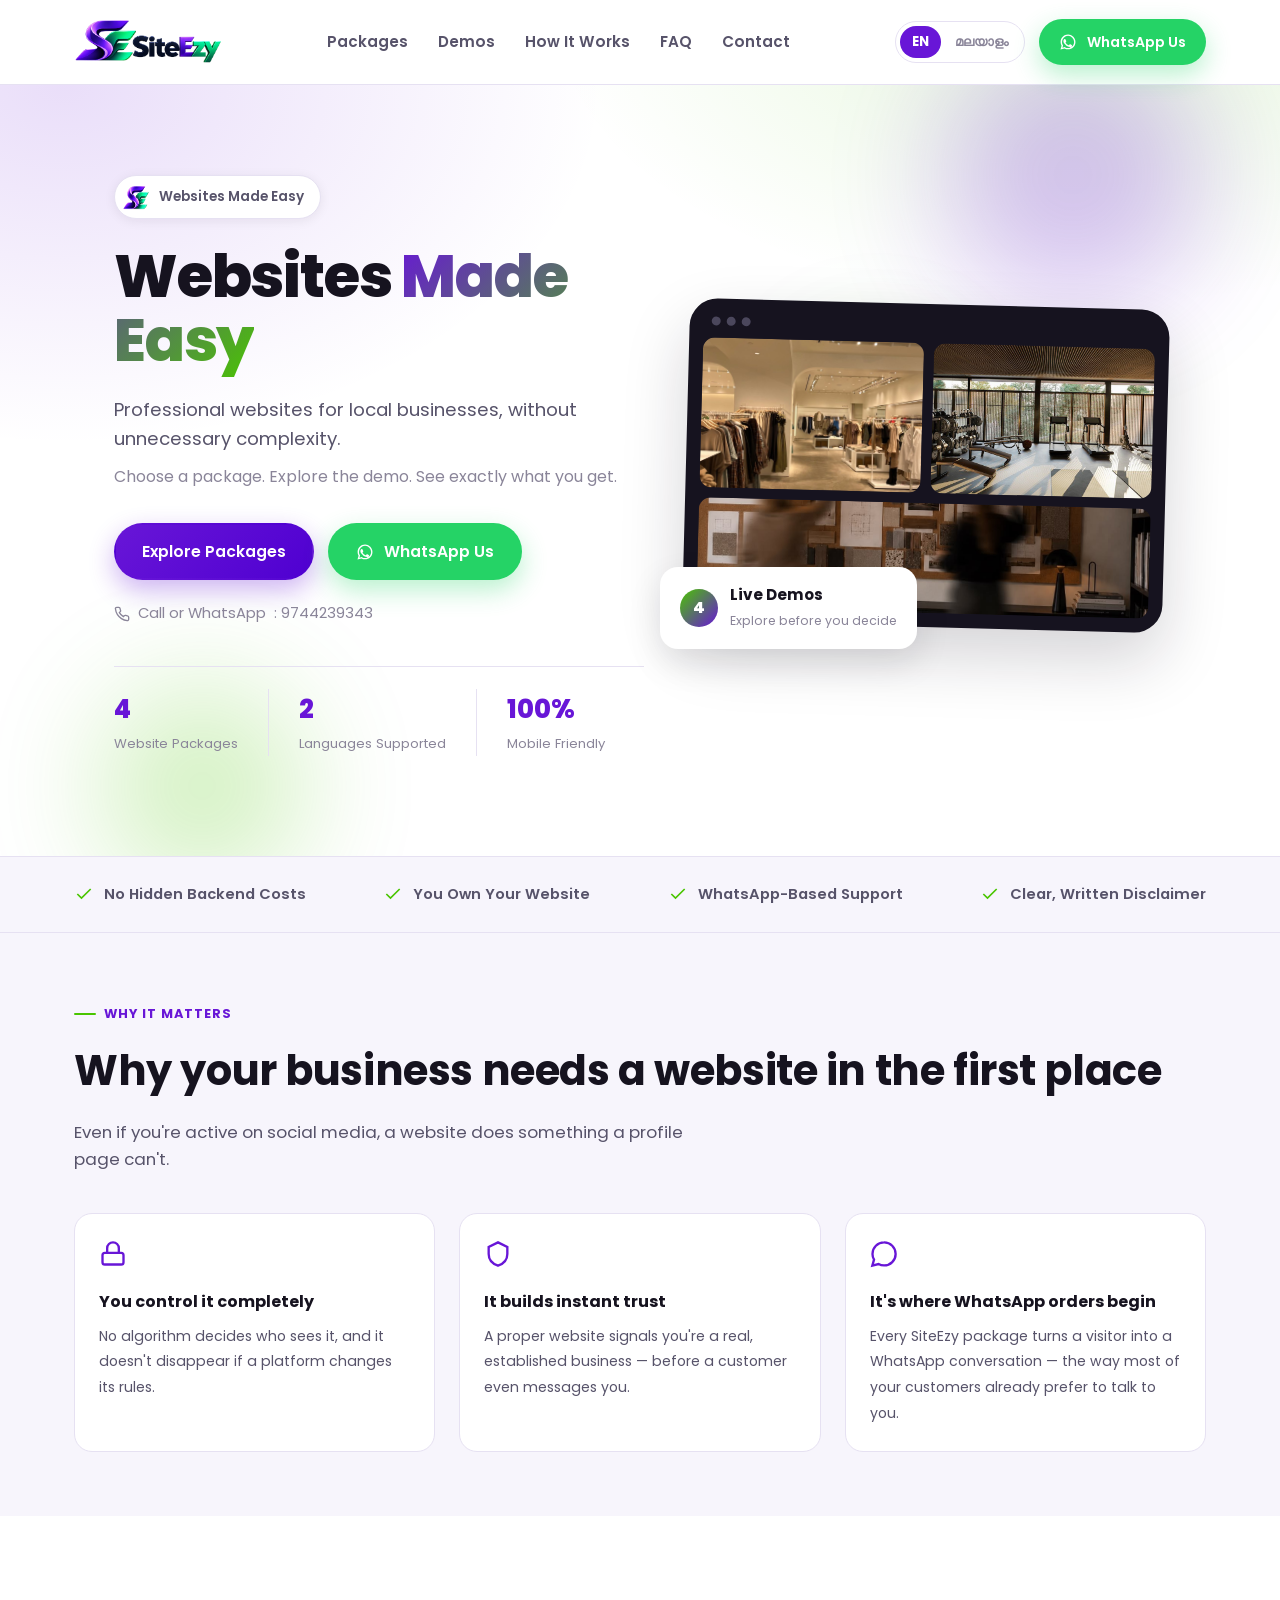
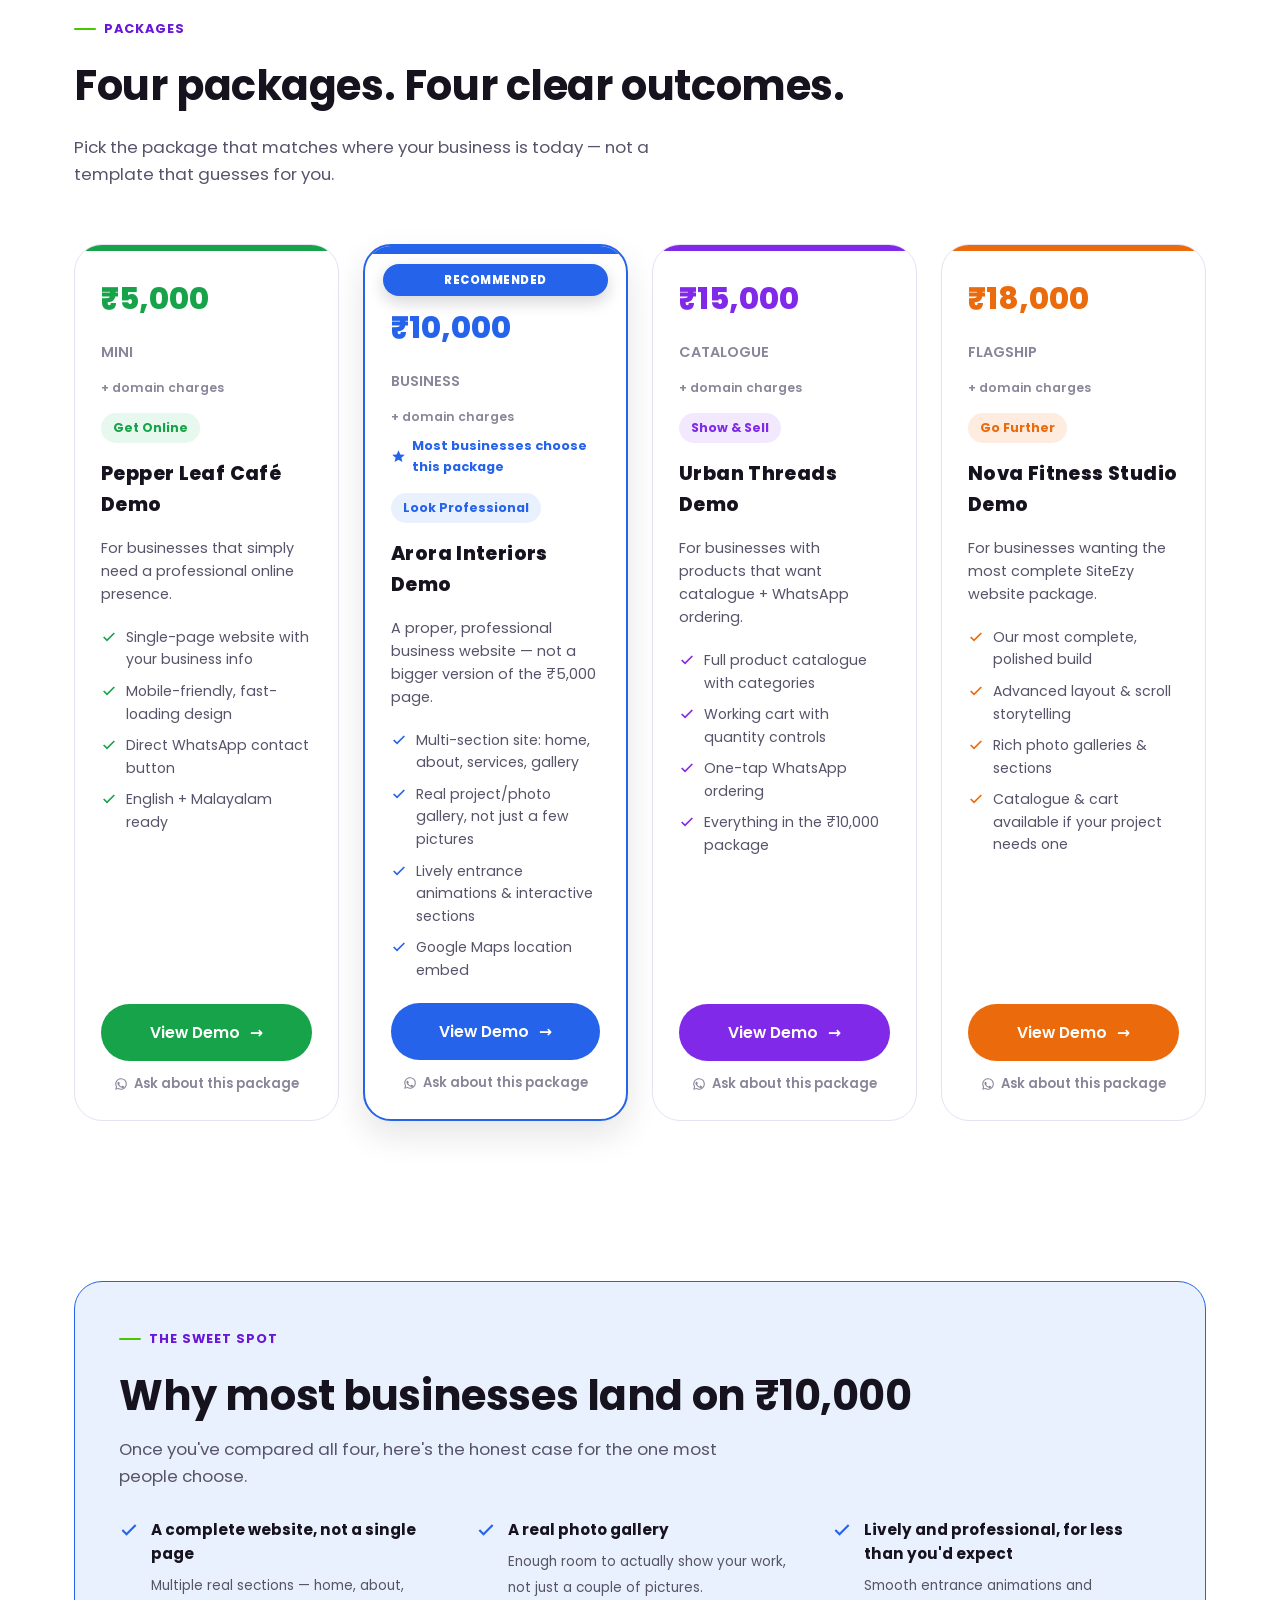
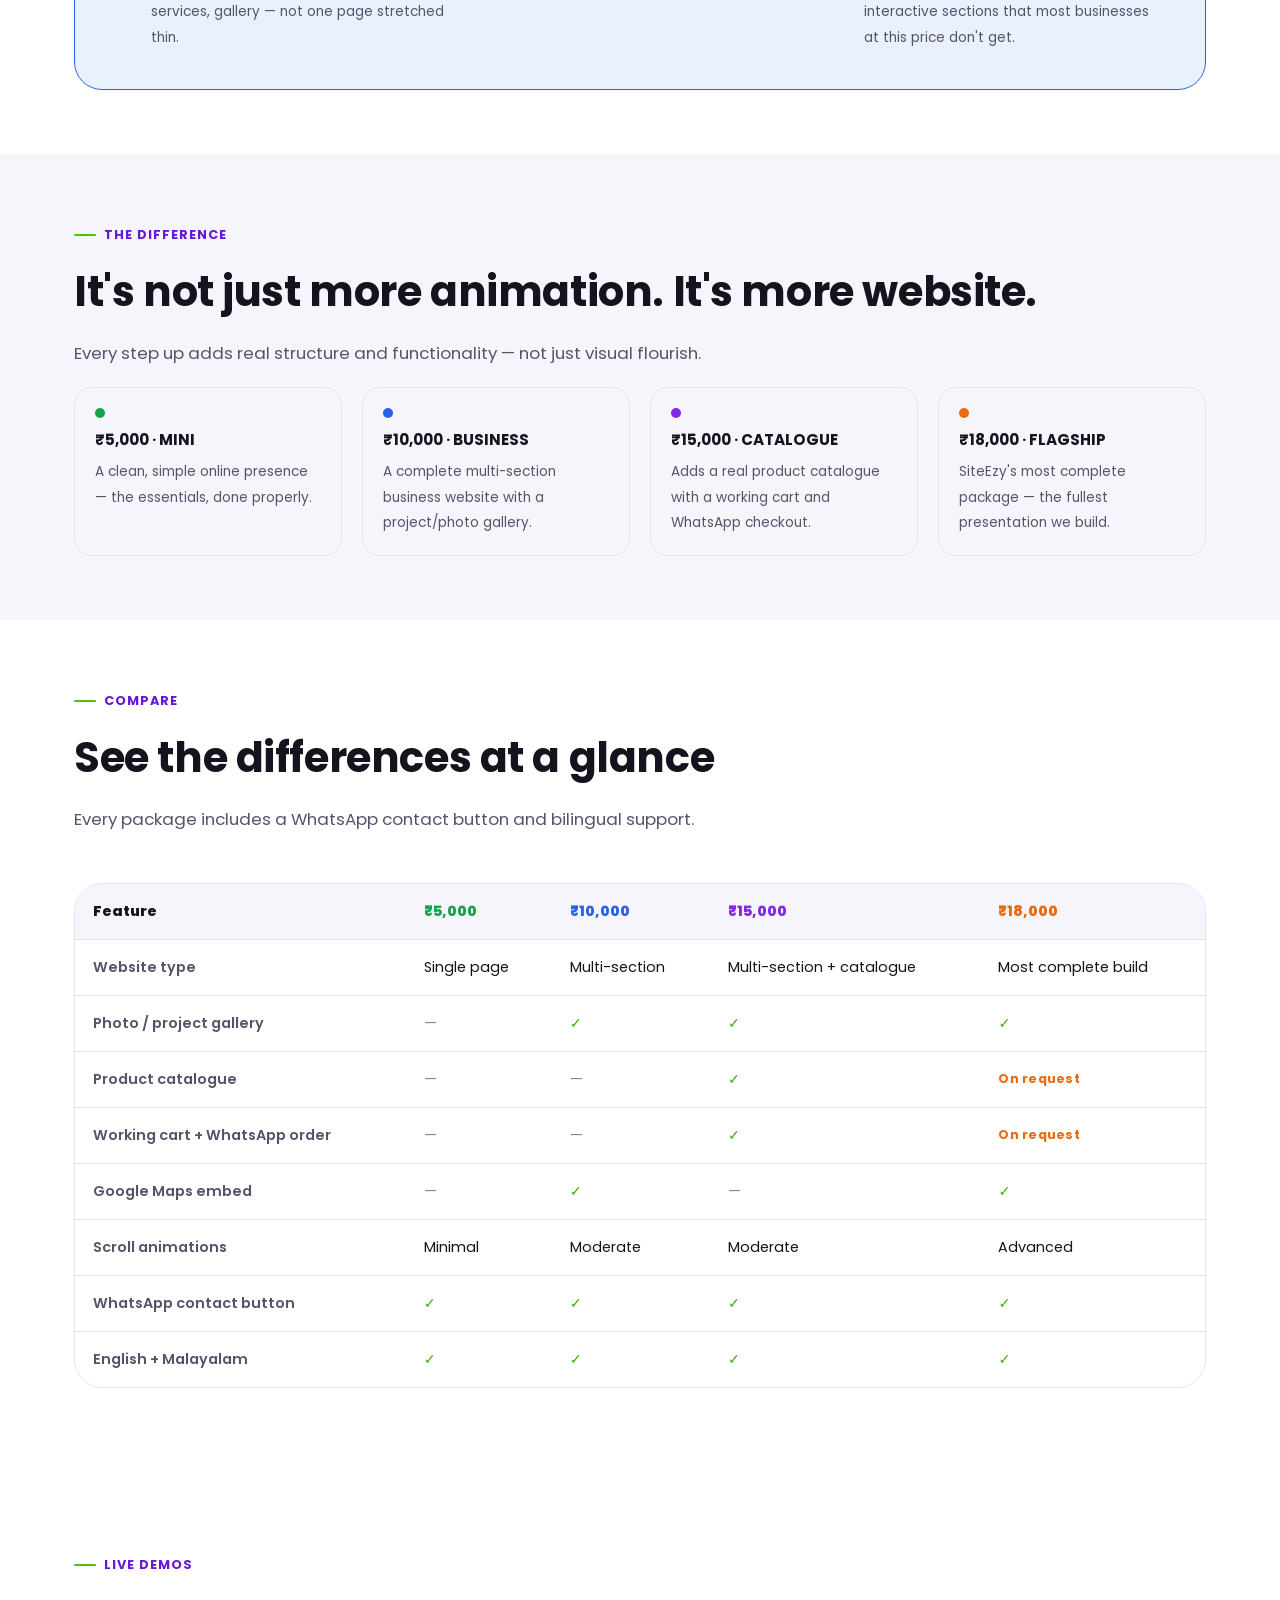
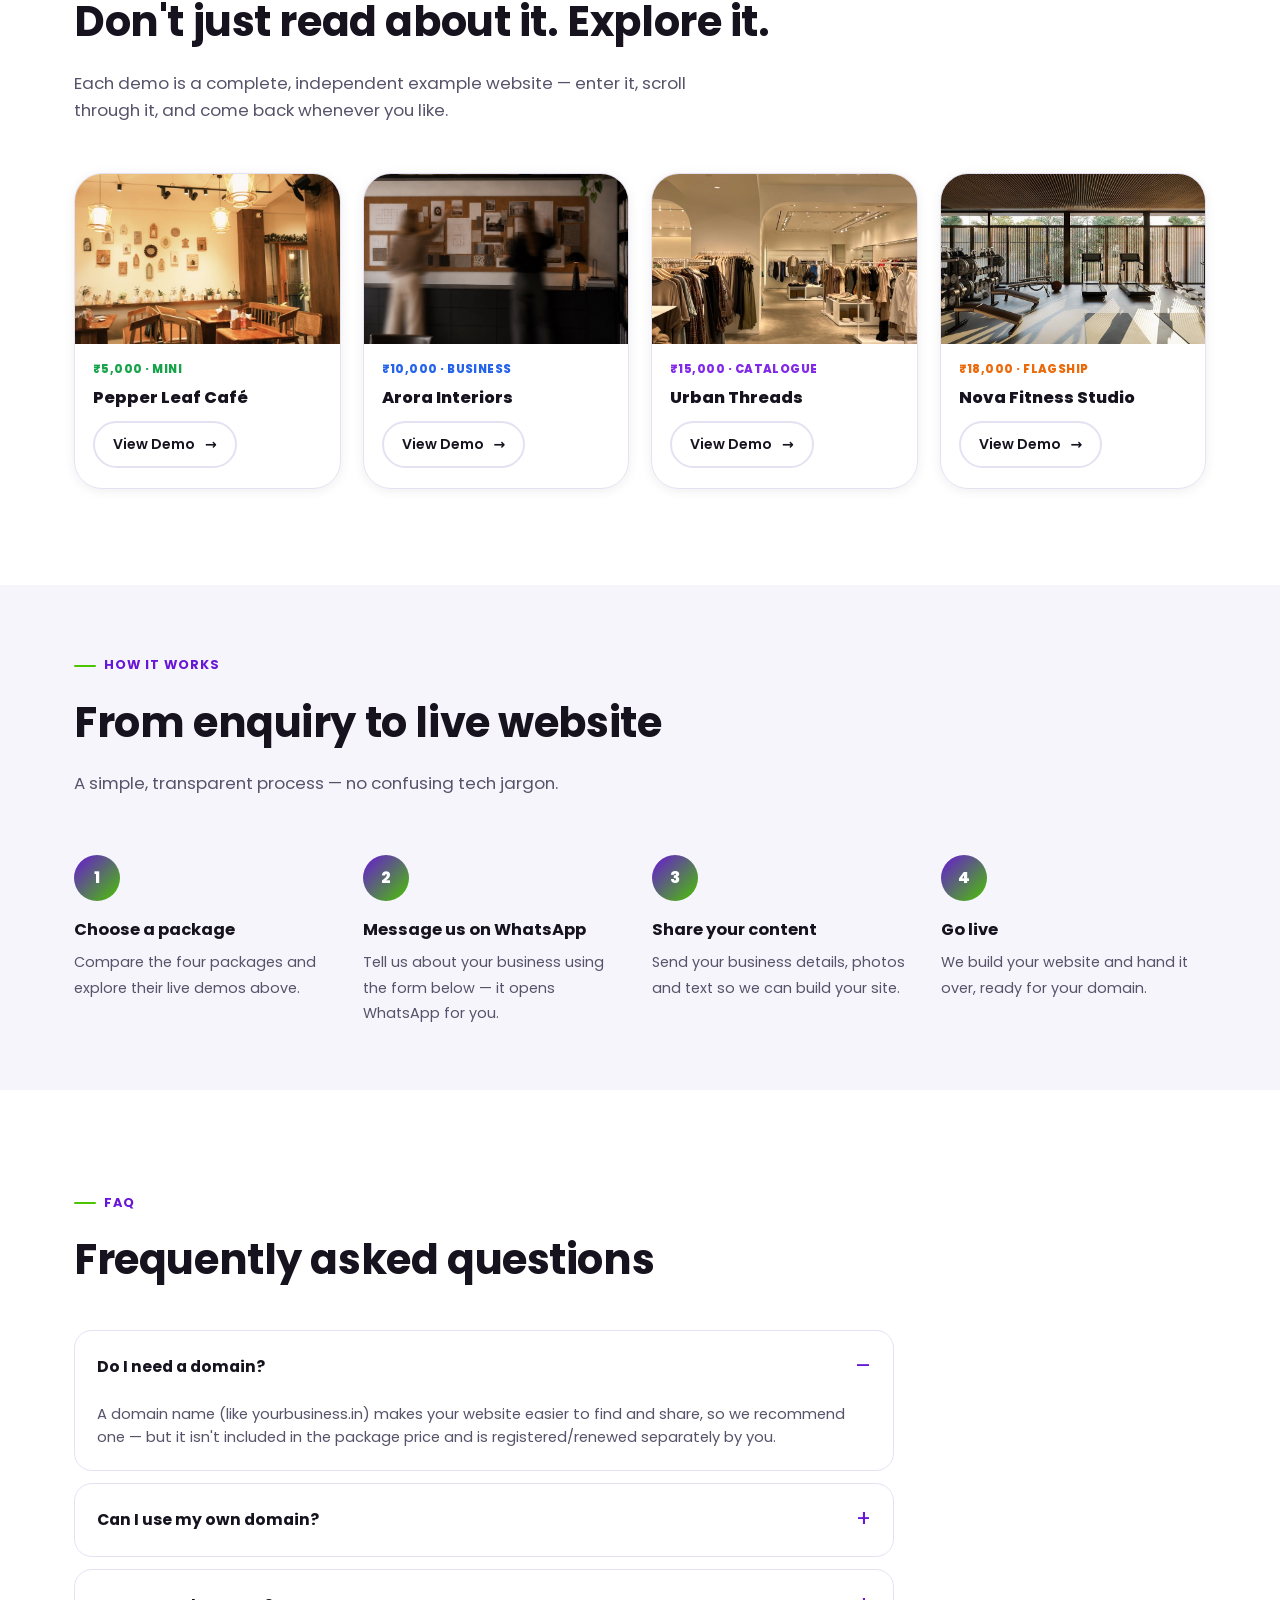
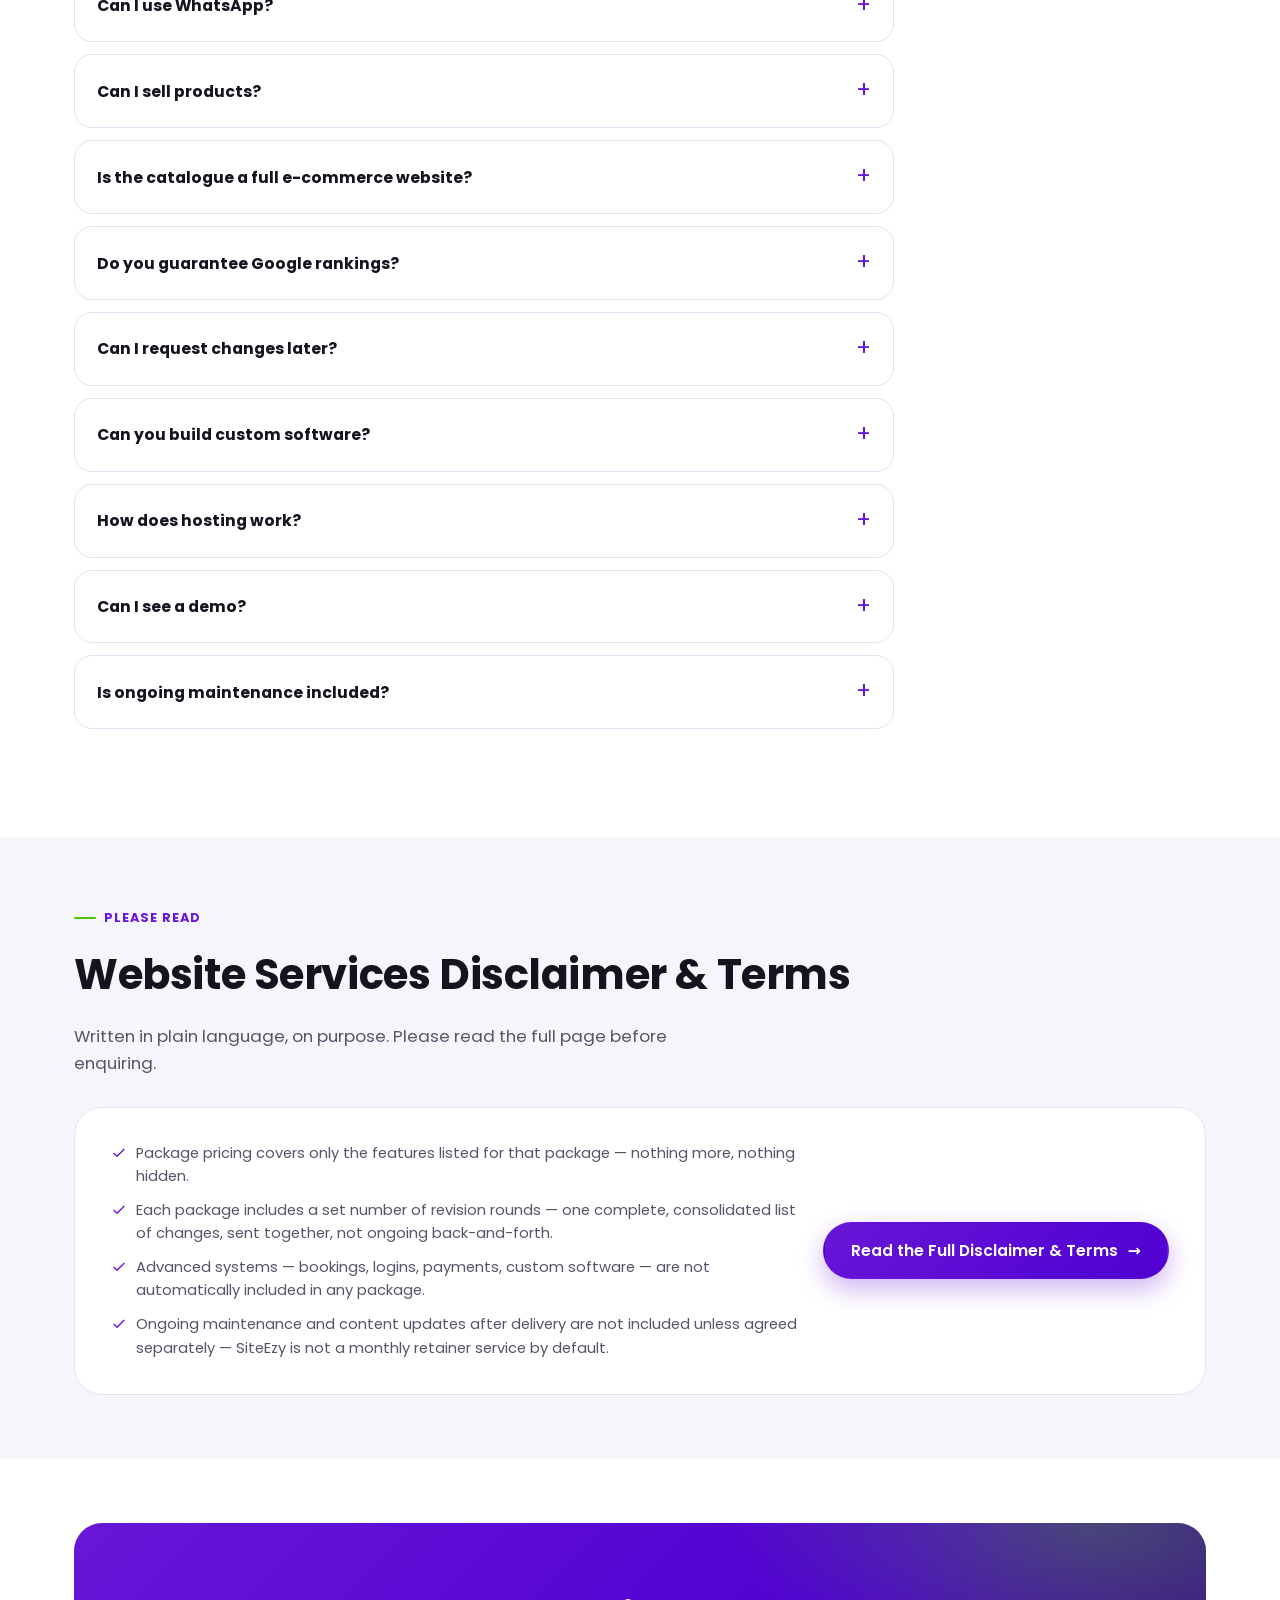
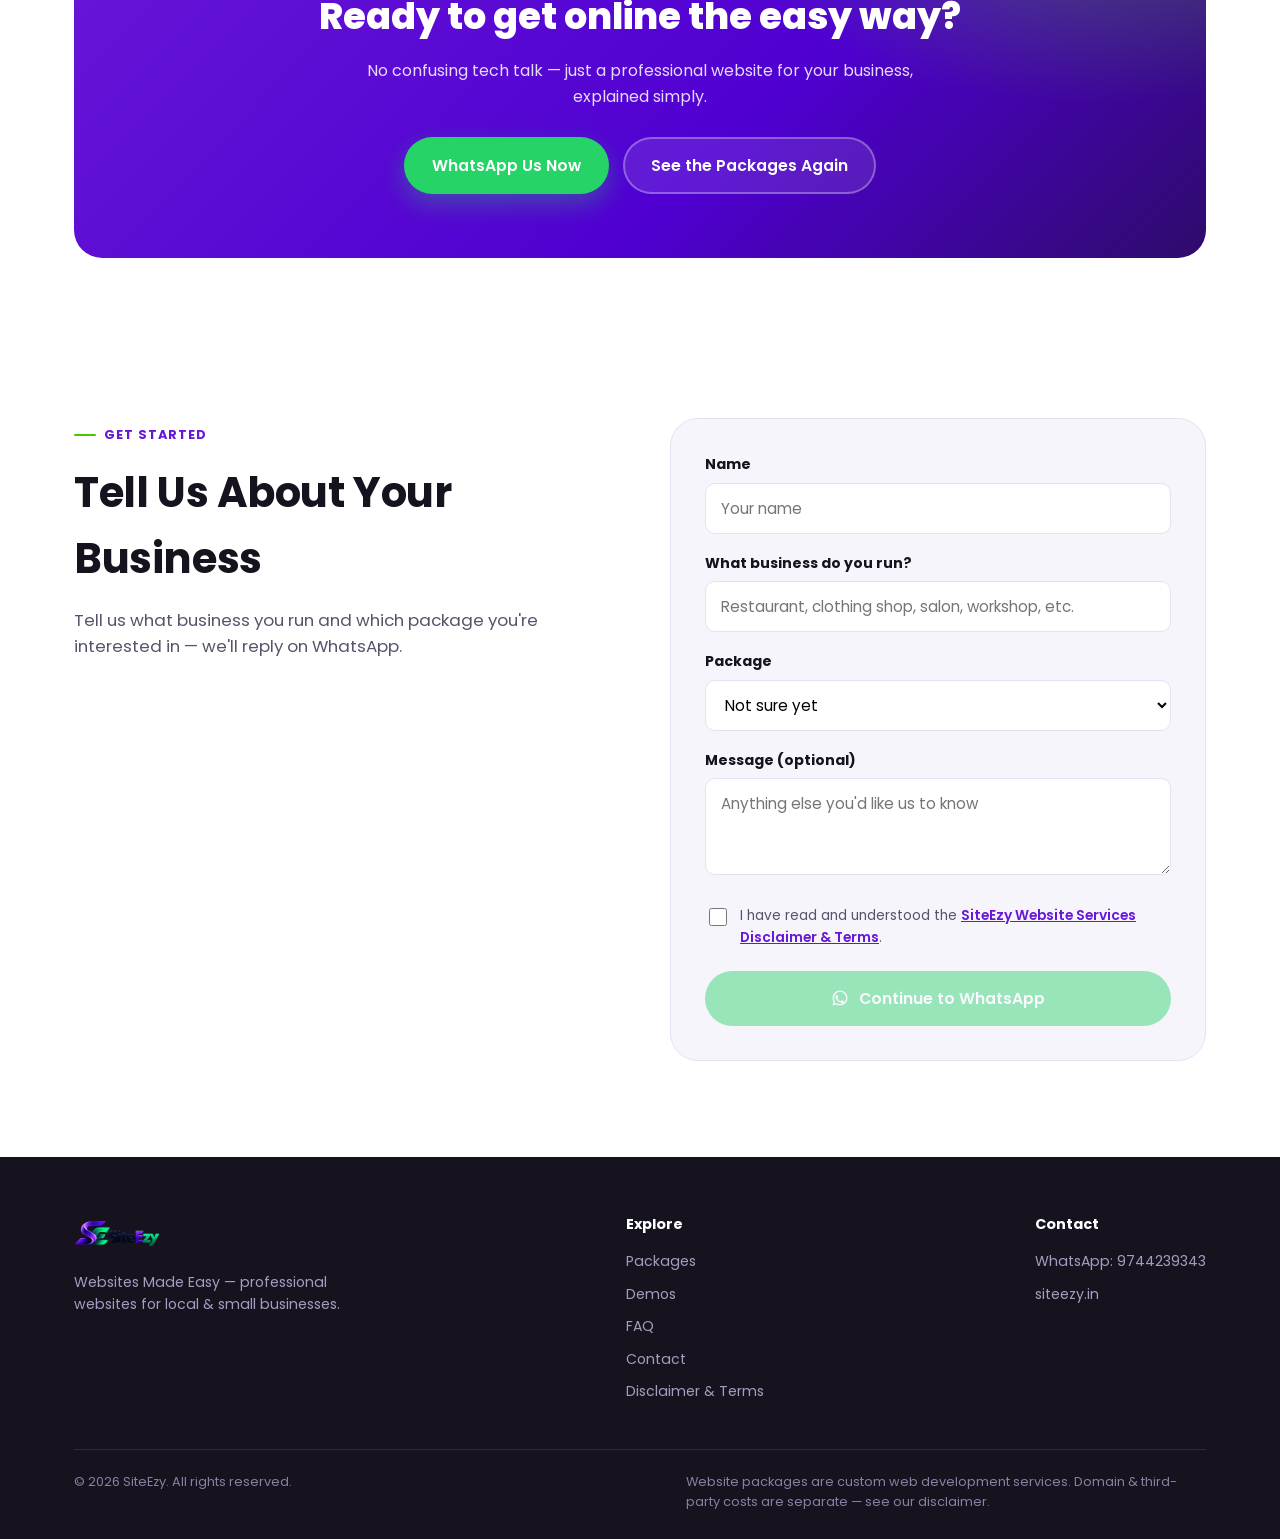
<file: index.html>
<!doctype html>
<html lang="en">
<head>
<meta charset="UTF-8">
<meta name="viewport" content="width=device-width, initial-scale=1.0">
<title>SiteEzy | Websites Made Easy</title>
<meta name="description" content="SiteEzy builds professional, affordable websites for local and small businesses — choose a package, explore a live demo, and get started on WhatsApp.">
<link rel="icon" type="image/png" href="assets/brand/favicon.png">
<link rel="apple-touch-icon" href="assets/brand/favicon.png">
<link rel="preconnect" href="https://fonts.googleapis.com">
<link rel="preconnect" href="https://fonts.gstatic.com" crossorigin>
<link href="https://fonts.googleapis.com/css2?family=Poppins:wght@400;500;600;700;800&family=Noto+Sans+Malayalam:wght@400;500;600;700&display=swap" rel="stylesheet">
<link rel="stylesheet" href="css/main.css">
</head>
<body>

<!-- ============ NAVBAR ============ -->
<header class="navbar">
  <div class="container">
    <a href="#top" class="nav-logo"><img src="assets/brand/siteezy-long.png" alt="SiteEzy — Websites Made Easy"></a>
    <nav class="nav-links">
      <a href="#packages" data-i18n="nav.packages">Packages</a>
      <a href="#demos" data-i18n="nav.demos">Demos</a>
      <a href="#howitworks" data-i18n="nav.howitworks">How It Works</a>
      <a href="#faq" data-i18n="nav.faq">FAQ</a>
      <a href="#contact" data-i18n="nav.contact">Contact</a>
    </nav>
    <div class="nav-actions">
      <div class="lang-switch">
        <button data-lang="en" class="active"><span class="lbl-full">EN</span><span class="lbl-short">EN</span></button>
        <button data-lang="ml"><span class="lbl-full">മലയാളം</span><span class="lbl-short">മ</span></button>
      </div>
      <a href="#contact" class="btn btn-primary btn-sm" style="display:none" id="navContactBtn"></a>
      <a href="#" data-wa-generic class="btn btn-whatsapp btn-sm" target="_blank" rel="noopener"><svg viewBox="0 0 24 24" fill="currentColor"><path d="M12.04 2C6.58 2 2.13 6.45 2.13 11.91c0 1.75.46 3.45 1.32 4.95L2 22l5.29-1.39a9.9 9.9 0 0 0 4.75 1.21h.01c5.46 0 9.91-4.45 9.91-9.91 0-2.65-1.03-5.14-2.9-7.01A9.82 9.82 0 0 0 12.04 2m0 1.8a8.1 8.1 0 0 1 8.1 8.11c0 4.47-3.63 8.1-8.1 8.1a8 8 0 0 1-4.1-1.12l-.29-.17-3.05.8.82-2.97-.19-.3a8.06 8.06 0 0 1-1.24-4.34 8.1 8.1 0 0 1 8.05-8.11m-4.42 4.3c-.19 0-.5.07-.76.36s-1 .97-1 2.38 1.02 2.76 1.16 2.95 2 3.19 4.86 4.35c2.4.97 2.89.78 3.41.73s1.67-.68 1.9-1.34.24-1.22.17-1.34-.26-.19-.55-.33-1.67-.83-1.93-.92-.45-.14-.64.14-.73.92-.9 1.11-.33.21-.62.07a7.7 7.7 0 0 1-2.28-1.41 8.6 8.6 0 0 1-1.58-1.96c-.17-.28 0-.43.13-.57s.28-.33.43-.5.19-.28.29-.47.05-.36-.02-.5-.63-1.55-.87-2.12-.47-.48-.64-.49z"></path></svg><span data-i18n="nav.whatsapp">WhatsApp Us</span></a>
      <button class="nav-toggle" id="navToggle" aria-label="Menu"><span></span><span></span><span></span></button>
    </div>
  </div>
</header>
<div class="mobile-nav" id="mobileNav">
  <a href="#packages" data-i18n="nav.packages">Packages</a>
  <a href="#demos" data-i18n="nav.demos">Demos</a>
  <a href="#howitworks" data-i18n="nav.howitworks">How It Works</a>
  <a href="#faq" data-i18n="nav.faq">FAQ</a>
  <a href="#contact" data-i18n="nav.contact">Contact</a>
  <a href="#" data-wa-generic class="btn btn-whatsapp" data-i18n="nav.whatsapp" target="_blank" rel="noopener">WhatsApp Us</a>
</div>

<div id="top"></div>

<!-- ============ HERO ============ -->
<section class="hero">
  <div class="hero-blob hb1"></div>
  <div class="hero-blob hb2"></div>
  <div class="hero-blob hb3"></div>
  <div class="container">
    <div class="hero-copy">
      <div class="hero-icon-badge fade-up"><img src="assets/brand/siteezy-icon.png" alt=""><span data-i18n="hero.badge">Websites Made Easy</span></div>
      <h1 class="fade-up"><span data-i18n="hero.titleLine1">Websites</span> <span class="accent" data-i18n="hero.titleLine2">Made Easy</span></h1>
      <p class="lede fade-up" data-i18n="hero.lede">Professional websites for local businesses, without unnecessary complexity.</p>
      <p class="lede2 fade-up" data-i18n="hero.lede2">Choose a package. Explore the demo. See exactly what you get.</p>
      <div class="hero-cta fade-up">
        <a href="#packages" class="btn btn-primary" data-i18n="hero.ctaExplore">Explore Packages</a>
        <a href="#" data-wa-generic class="btn btn-whatsapp" target="_blank" rel="noopener">
          <svg viewBox="0 0 24 24" fill="currentColor"><path d="M12.04 2C6.58 2 2.13 6.45 2.13 11.91c0 1.75.46 3.45 1.32 4.95L2 22l5.29-1.39a9.9 9.9 0 0 0 4.75 1.21h.01c5.46 0 9.91-4.45 9.91-9.91 0-2.65-1.03-5.14-2.9-7.01A9.82 9.82 0 0 0 12.04 2m0 1.8a8.1 8.1 0 0 1 8.1 8.11c0 4.47-3.63 8.1-8.1 8.1a8 8 0 0 1-4.1-1.12l-.29-.17-3.05.8.82-2.97-.19-.3a8.06 8.06 0 0 1-1.24-4.34 8.1 8.1 0 0 1 8.05-8.11m-4.42 4.3c-.19 0-.5.07-.76.36s-1 .97-1 2.38 1.02 2.76 1.16 2.95 2 3.19 4.86 4.35c2.4.97 2.89.78 3.41.73s1.67-.68 1.9-1.34.24-1.22.17-1.34-.26-.19-.55-.33-1.67-.83-1.93-.92-.45-.14-.64.14-.73.92-.9 1.11-.33.21-.62.07a7.7 7.7 0 0 1-2.28-1.41 8.6 8.6 0 0 1-1.58-1.96c-.17-.28 0-.43.13-.57s.28-.33.43-.5.19-.28.29-.47.05-.36-.02-.5-.63-1.55-.87-2.12-.47-.48-.64-.49z"></path></svg>
          <span data-i18n="hero.ctaWhatsapp">WhatsApp Us</span>
        </a>
      </div>
      <div class="hero-phone fade-up">
        <svg width="16" height="16" viewBox="0 0 24 24" fill="none" stroke="currentColor" stroke-width="2"><path d="M22 16.92v3a2 2 0 0 1-2.18 2 19.79 19.79 0 0 1-8.63-3.07 19.5 19.5 0 0 1-6-6 19.79 19.79 0 0 1-3.07-8.67A2 2 0 0 1 4.11 2h3a2 2 0 0 1 2 1.72c.127.96.361 1.903.7 2.81a2 2 0 0 1-.45 2.11L8.09 9.91a16 16 0 0 0 6 6l1.27-1.27a2 2 0 0 1 2.11-.45c.907.339 1.85.573 2.81.7A2 2 0 0 1 22 16.92z"></path></svg>
        <span data-i18n="hero.phoneLabel">Call or WhatsApp</span>: 9744239343
      </div>
      <div class="hero-stats fade-up">
        <div class="hero-stat"><b data-i18n="hero.stat1Num">4</b><span data-i18n="hero.stat1Label">Website Packages</span></div>
        <div class="hero-stat"><b data-i18n="hero.stat2Num">2</b><span data-i18n="hero.stat2Label">Languages Supported</span></div>
        <div class="hero-stat"><b data-i18n="hero.stat3Num">100%</b><span data-i18n="hero.stat3Label">Mobile Friendly</span></div>
      </div>
    </div>
    <div class="hero-visual">
      <div class="hero-mock">
        <div class="hero-mock-bar"><span></span><span></span><span></span></div>
        <div class="hero-mock-grid">
          <img src="assets/urban-threads/hero/urban-threads-hero-store-interior.jpg" alt="" loading="lazy">
          <img src="assets/nova-fitness/hero/nova-hero-modern-gym-windows.jpg" alt="" loading="lazy">
          <img class="full" src="assets/interiors/hero/interiors-hero-studio-moodboard.jpg" alt="" loading="lazy">
        </div>
      </div>
      <div class="hero-float-card">
        <div class="dot">4</div>
        <div>
          <b data-i18n="hero.floatTitle">Live Demos</b>
          <span data-i18n="hero.floatSub">Explore before you decide</span>
        </div>
      </div>
    </div>
  </div>
</section>

<!-- ============ TRUST STRIP ============ -->
<section class="trust-strip">
  <div class="container">
    <div class="trust-item"><svg viewBox="0 0 24 24" fill="none" stroke="currentColor" stroke-width="2"><path d="M20 6L9 17l-5-5"/></svg><span data-i18n="trust.item1">No Hidden Backend Costs</span></div>
    <div class="trust-item"><svg viewBox="0 0 24 24" fill="none" stroke="currentColor" stroke-width="2"><path d="M20 6L9 17l-5-5"/></svg><span data-i18n="trust.item2">You Own Your Website</span></div>
    <div class="trust-item"><svg viewBox="0 0 24 24" fill="none" stroke="currentColor" stroke-width="2"><path d="M20 6L9 17l-5-5"/></svg><span data-i18n="trust.item3">WhatsApp-Based Support</span></div>
    <div class="trust-item"><svg viewBox="0 0 24 24" fill="none" stroke="currentColor" stroke-width="2"><path d="M20 6L9 17l-5-5"/></svg><span data-i18n="trust.item4">Clear, Written Disclaimer</span></div>
  </div>
</section>

<!-- ============ WHY A WEBSITE ============ -->
<section class="section-tight" style="background:var(--paper-soft)">
  <div class="container">
    <div class="eyebrow" data-i18n="whyweb.eyebrow">Why It Matters</div>
    <h2 class="section-title" data-i18n="whyweb.title">Why your business needs a website in the first place</h2>
    <p class="section-lead" data-i18n="whyweb.lead">Even if you're active on social media, a website does something a profile page can't.</p>
    <div class="whyweb-grid stagger">
      <div class="whyweb-item fade-up">
        <svg viewBox="0 0 24 24" fill="none" stroke="currentColor" stroke-width="2"><rect x="3" y="11" width="18" height="10" rx="2"/><path d="M7 11V7a5 5 0 0 1 10 0v4"/></svg>
        <b data-i18n="whyweb.p1.t">You control it completely</b>
        <span data-i18n="whyweb.p1.d">No algorithm decides who sees it, and it doesn't disappear if a platform changes its rules.</span>
      </div>
      <div class="whyweb-item fade-up">
        <svg viewBox="0 0 24 24" fill="none" stroke="currentColor" stroke-width="2"><path d="M12 2l8 4v6c0 5-3.5 8.5-8 10-4.5-1.5-8-5-8-10V6z"/></svg>
        <b data-i18n="whyweb.p2.t">It builds instant trust</b>
        <span data-i18n="whyweb.p2.d">A proper website signals you're a real, established business — before a customer even messages you.</span>
      </div>
      <div class="whyweb-item fade-up">
        <svg viewBox="0 0 24 24" fill="none" stroke="currentColor" stroke-width="2"><path d="M12.04 2C6.58 2 2.13 6.45 2.13 11.91c0 1.75.46 3.45 1.32 4.95L2 22l5.29-1.39a9.9 9.9 0 0 0 4.75 1.21h.01c5.46 0 9.91-4.45 9.91-9.91 0-2.65-1.03-5.14-2.9-7.01A9.82 9.82 0 0 0 12.04 2"/></svg>
        <b data-i18n="whyweb.p3.t">It's where WhatsApp orders begin</b>
        <span data-i18n="whyweb.p3.d">Every SiteEzy package turns a visitor into a WhatsApp conversation — the way most of your customers already prefer to talk to you.</span>
      </div>
    </div>
  </div>
</section>

<!-- ============ PACKAGES ============ -->
<section id="packages" class="section">
  <div class="container">
    <div class="eyebrow" data-i18n="packages.eyebrow">Packages</div>
    <h2 class="section-title" data-i18n="packages.title">Four packages. Four clear outcomes.</h2>
    <p class="section-lead" data-i18n="packages.lead">Pick the package that matches where your business is today — not a template that guesses for you.</p>

    <div class="packages-grid stagger">
      <article class="package-card fade-up" data-pkg="mini">
        <div class="pc-price">₹5,000<br><small>MINI</small></div>
        <div class="pc-domain-note" data-i18n="common.domainNote">+ domain charges</div>
        <div class="pc-tag" data-i18n="pkg.mini.tag">Get Online</div>
        <div class="pc-name">Pepper Leaf Café Demo</div>
        <p class="pc-for" data-i18n="pkg.mini.for">For businesses that simply need a professional online presence.</p>
        <ul class="pc-features">
          <li><svg viewBox="0 0 24 24" fill="none" stroke="currentColor" stroke-width="2.5"><path d="M20 6L9 17l-5-5"/></svg><span data-i18n="pkg.mini.f1">Single-page website with your business info</span></li>
          <li><svg viewBox="0 0 24 24" fill="none" stroke="currentColor" stroke-width="2.5"><path d="M20 6L9 17l-5-5"/></svg><span data-i18n="pkg.mini.f2">Mobile-friendly, fast-loading design</span></li>
          <li><svg viewBox="0 0 24 24" fill="none" stroke="currentColor" stroke-width="2.5"><path d="M20 6L9 17l-5-5"/></svg><span data-i18n="pkg.mini.f3">Direct WhatsApp contact button</span></li>
          <li><svg viewBox="0 0 24 24" fill="none" stroke="currentColor" stroke-width="2.5"><path d="M20 6L9 17l-5-5"/></svg><span data-i18n="pkg.mini.f4">English + Malayalam ready</span></li>
        </ul>
        <a href="demos/mini/index.html" class="btn" target="_blank" rel="noopener"><span data-i18n="common.viewDemo">View Demo</span> →</a>
        <a href="#" class="pc-ask" data-pkg-wa="mini"><svg viewBox="0 0 24 24" fill="currentColor"><path d="M12.04 2C6.58 2 2.13 6.45 2.13 11.91c0 1.75.46 3.45 1.32 4.95L2 22l5.29-1.39a9.9 9.9 0 0 0 4.75 1.21h.01c5.46 0 9.91-4.45 9.91-9.91 0-2.65-1.03-5.14-2.9-7.01A9.82 9.82 0 0 0 12.04 2m0 1.8a8.1 8.1 0 0 1 8.1 8.11c0 4.47-3.63 8.1-8.1 8.1a8 8 0 0 1-4.1-1.12l-.29-.17-3.05.8.82-2.97-.19-.3a8.06 8.06 0 0 1-1.24-4.34 8.1 8.1 0 0 1 8.05-8.11m-4.42 4.3c-.19 0-.5.07-.76.36s-1 .97-1 2.38 1.02 2.76 1.16 2.95 2 3.19 4.86 4.35c2.4.97 2.89.78 3.41.73s1.67-.68 1.9-1.34.24-1.22.17-1.34-.26-.19-.55-.33-1.67-.83-1.93-.92-.45-.14-.64.14-.73.92-.9 1.11-.33.21-.62.07a7.7 7.7 0 0 1-2.28-1.41 8.6 8.6 0 0 1-1.58-1.96c-.17-.28 0-.43.13-.57s.28-.33.43-.5.19-.28.29-.47.05-.36-.02-.5-.63-1.55-.87-2.12-.47-.48-.64-.49z"></path></svg><span data-i18n="common.askWhatsapp">Ask about this package</span></a>
      </article>

      <article class="package-card fade-up pc-highlight" data-pkg="business">
        <div class="pc-ribbon" data-i18n="common.recommended">Recommended</div>
        <div class="pc-price">₹10,000<br><small>BUSINESS</small></div>
        <div class="pc-domain-note" data-i18n="common.domainNote">+ domain charges</div>
        <div class="pc-recommend-note"><svg viewBox="0 0 24 24" fill="currentColor"><path d="M12 2l2.9 6.6 7.1.6-5.4 4.7 1.7 7-6.3-3.9-6.3 3.9 1.7-7-5.4-4.7 7.1-.6z"/></svg><span data-i18n="pkg.business.note">Most businesses choose this package</span></div>
        <div class="pc-tag" data-i18n="pkg.business.tag">Look Professional</div>
        <div class="pc-name">Arora Interiors Demo</div>
        <p class="pc-for" data-i18n="pkg.business.for">A proper, professional business website — not a bigger version of the ₹5,000 page.</p>
        <ul class="pc-features">
          <li><svg viewBox="0 0 24 24" fill="none" stroke="currentColor" stroke-width="2.5"><path d="M20 6L9 17l-5-5"/></svg><span data-i18n="pkg.business.f1">Multi-section site: home, about, services, gallery</span></li>
          <li><svg viewBox="0 0 24 24" fill="none" stroke="currentColor" stroke-width="2.5"><path d="M20 6L9 17l-5-5"/></svg><span data-i18n="pkg.business.f2">Real project/photo gallery, not just a few pictures</span></li>
          <li><svg viewBox="0 0 24 24" fill="none" stroke="currentColor" stroke-width="2.5"><path d="M20 6L9 17l-5-5"/></svg><span data-i18n="pkg.business.f3">Lively entrance animations & interactive sections</span></li>
          <li><svg viewBox="0 0 24 24" fill="none" stroke="currentColor" stroke-width="2.5"><path d="M20 6L9 17l-5-5"/></svg><span data-i18n="pkg.business.f4">Google Maps location embed</span></li>
        </ul>
        <a href="demos/business/index.html" class="btn" target="_blank" rel="noopener"><span data-i18n="common.viewDemo">View Demo</span> →</a>
        <a href="#" class="pc-ask" data-pkg-wa="business"><svg viewBox="0 0 24 24" fill="currentColor"><path d="M12.04 2C6.58 2 2.13 6.45 2.13 11.91c0 1.75.46 3.45 1.32 4.95L2 22l5.29-1.39a9.9 9.9 0 0 0 4.75 1.21h.01c5.46 0 9.91-4.45 9.91-9.91 0-2.65-1.03-5.14-2.9-7.01A9.82 9.82 0 0 0 12.04 2m0 1.8a8.1 8.1 0 0 1 8.1 8.11c0 4.47-3.63 8.1-8.1 8.1a8 8 0 0 1-4.1-1.12l-.29-.17-3.05.8.82-2.97-.19-.3a8.06 8.06 0 0 1-1.24-4.34 8.1 8.1 0 0 1 8.05-8.11m-4.42 4.3c-.19 0-.5.07-.76.36s-1 .97-1 2.38 1.02 2.76 1.16 2.95 2 3.19 4.86 4.35c2.4.97 2.89.78 3.41.73s1.67-.68 1.9-1.34.24-1.22.17-1.34-.26-.19-.55-.33-1.67-.83-1.93-.92-.45-.14-.64.14-.73.92-.9 1.11-.33.21-.62.07a7.7 7.7 0 0 1-2.28-1.41 8.6 8.6 0 0 1-1.58-1.96c-.17-.28 0-.43.13-.57s.28-.33.43-.5.19-.28.29-.47.05-.36-.02-.5-.63-1.55-.87-2.12-.47-.48-.64-.49z"></path></svg><span data-i18n="common.askWhatsapp">Ask about this package</span></a>
      </article>

      <article class="package-card fade-up" data-pkg="catalogue">
        <div class="pc-price">₹15,000<br><small>CATALOGUE</small></div>
        <div class="pc-domain-note" data-i18n="common.domainNote">+ domain charges</div>
        <div class="pc-tag" data-i18n="pkg.catalogue.tag">Show &amp; Sell</div>
        <div class="pc-name">Urban Threads Demo</div>
        <p class="pc-for" data-i18n="pkg.catalogue.for">For businesses with products that want catalogue + WhatsApp ordering.</p>
        <ul class="pc-features">
          <li><svg viewBox="0 0 24 24" fill="none" stroke="currentColor" stroke-width="2.5"><path d="M20 6L9 17l-5-5"/></svg><span data-i18n="pkg.catalogue.f1">Full product catalogue with categories</span></li>
          <li><svg viewBox="0 0 24 24" fill="none" stroke="currentColor" stroke-width="2.5"><path d="M20 6L9 17l-5-5"/></svg><span data-i18n="pkg.catalogue.f2">Working cart with quantity controls</span></li>
          <li><svg viewBox="0 0 24 24" fill="none" stroke="currentColor" stroke-width="2.5"><path d="M20 6L9 17l-5-5"/></svg><span data-i18n="pkg.catalogue.f3">One-tap WhatsApp ordering</span></li>
          <li><svg viewBox="0 0 24 24" fill="none" stroke="currentColor" stroke-width="2.5"><path d="M20 6L9 17l-5-5"/></svg><span data-i18n="pkg.catalogue.f4">Everything in the ₹10,000 package</span></li>
        </ul>
        <a href="demos/catalogue/index.html" class="btn" target="_blank" rel="noopener"><span data-i18n="common.viewDemo">View Demo</span> →</a>
        <a href="#" class="pc-ask" data-pkg-wa="catalogue"><svg viewBox="0 0 24 24" fill="currentColor"><path d="M12.04 2C6.58 2 2.13 6.45 2.13 11.91c0 1.75.46 3.45 1.32 4.95L2 22l5.29-1.39a9.9 9.9 0 0 0 4.75 1.21h.01c5.46 0 9.91-4.45 9.91-9.91 0-2.65-1.03-5.14-2.9-7.01A9.82 9.82 0 0 0 12.04 2m0 1.8a8.1 8.1 0 0 1 8.1 8.11c0 4.47-3.63 8.1-8.1 8.1a8 8 0 0 1-4.1-1.12l-.29-.17-3.05.8.82-2.97-.19-.3a8.06 8.06 0 0 1-1.24-4.34 8.1 8.1 0 0 1 8.05-8.11m-4.42 4.3c-.19 0-.5.07-.76.36s-1 .97-1 2.38 1.02 2.76 1.16 2.95 2 3.19 4.86 4.35c2.4.97 2.89.78 3.41.73s1.67-.68 1.9-1.34.24-1.22.17-1.34-.26-.19-.55-.33-1.67-.83-1.93-.92-.45-.14-.64.14-.73.92-.9 1.11-.33.21-.62.07a7.7 7.7 0 0 1-2.28-1.41 8.6 8.6 0 0 1-1.58-1.96c-.17-.28 0-.43.13-.57s.28-.33.43-.5.19-.28.29-.47.05-.36-.02-.5-.63-1.55-.87-2.12-.47-.48-.64-.49z"></path></svg><span data-i18n="common.askWhatsapp">Ask about this package</span></a>
      </article>

      <article class="package-card fade-up" data-pkg="flagship">
        <div class="pc-price">₹18,000<br><small>FLAGSHIP</small></div>
        <div class="pc-domain-note" data-i18n="common.domainNote">+ domain charges</div>
        <div class="pc-tag" data-i18n="pkg.flagship.tag">Go Further</div>
        <div class="pc-name">Nova Fitness Studio Demo</div>
        <p class="pc-for" data-i18n="pkg.flagship.for">For businesses wanting the most complete, premium SiteEzy website package.</p>
        <ul class="pc-features">
          <li><svg viewBox="0 0 24 24" fill="none" stroke="currentColor" stroke-width="2.5"><path d="M20 6L9 17l-5-5"/></svg><span data-i18n="pkg.flagship.f1">Our most complete, polished build</span></li>
          <li><svg viewBox="0 0 24 24" fill="none" stroke="currentColor" stroke-width="2.5"><path d="M20 6L9 17l-5-5"/></svg><span data-i18n="pkg.flagship.f2">Advanced layout & scroll storytelling</span></li>
          <li><svg viewBox="0 0 24 24" fill="none" stroke="currentColor" stroke-width="2.5"><path d="M20 6L9 17l-5-5"/></svg><span data-i18n="pkg.flagship.f3">Rich photo galleries & sections</span></li>
          <li><svg viewBox="0 0 24 24" fill="none" stroke="currentColor" stroke-width="2.5"><path d="M20 6L9 17l-5-5"/></svg><span data-i18n="pkg.flagship.f4">Catalogue &amp; cart available if your project needs one</span></li>
        </ul>
        <a href="demos/flagship/index.html" class="btn" target="_blank" rel="noopener"><span data-i18n="common.viewDemo">View Demo</span> →</a>
        <a href="#" class="pc-ask" data-pkg-wa="flagship"><svg viewBox="0 0 24 24" fill="currentColor"><path d="M12.04 2C6.58 2 2.13 6.45 2.13 11.91c0 1.75.46 3.45 1.32 4.95L2 22l5.29-1.39a9.9 9.9 0 0 0 4.75 1.21h.01c5.46 0 9.91-4.45 9.91-9.91 0-2.65-1.03-5.14-2.9-7.01A9.82 9.82 0 0 0 12.04 2m0 1.8a8.1 8.1 0 0 1 8.1 8.11c0 4.47-3.63 8.1-8.1 8.1a8 8 0 0 1-4.1-1.12l-.29-.17-3.05.8.82-2.97-.19-.3a8.06 8.06 0 0 1-1.24-4.34 8.1 8.1 0 0 1 8.05-8.11m-4.42 4.3c-.19 0-.5.07-.76.36s-1 .97-1 2.38 1.02 2.76 1.16 2.95 2 3.19 4.86 4.35c2.4.97 2.89.78 3.41.73s1.67-.68 1.9-1.34.24-1.22.17-1.34-.26-.19-.55-.33-1.67-.83-1.93-.92-.45-.14-.64.14-.73.92-.9 1.11-.33.21-.62.07a7.7 7.7 0 0 1-2.28-1.41 8.6 8.6 0 0 1-1.58-1.96c-.17-.28 0-.43.13-.57s.28-.33.43-.5.19-.28.29-.47.05-.36-.02-.5-.63-1.55-.87-2.12-.47-.48-.64-.49z"></path></svg><span data-i18n="common.askWhatsapp">Ask about this package</span></a>
      </article>
    </div>
  </div>
</section>

<!-- ============ WHY ₹10,000 ============ -->
<section class="section-tight">
  <div class="container">
    <div class="why10k-panel fade-up">
      <div class="why10k-head">
        <div class="eyebrow" data-i18n="why10k.eyebrow">The Sweet Spot</div>
        <h2 class="section-title" style="margin-bottom:6px" data-i18n="why10k.title">Why most businesses land on ₹10,000</h2>
        <p class="section-lead" data-i18n="why10k.lead">Once you've compared all four, here's the honest case for the one most people choose.</p>
      </div>
      <div class="why10k-reasons">
        <div class="why10k-reason">
          <svg viewBox="0 0 24 24" fill="none" stroke="currentColor" stroke-width="2.5"><path d="M20 6L9 17l-5-5"/></svg>
          <div><b data-i18n="why10k.r1.t">A complete website, not a single page</b><span data-i18n="why10k.r1.d">Multiple real sections — home, about, services, gallery — not one page stretched thin.</span></div>
        </div>
        <div class="why10k-reason">
          <svg viewBox="0 0 24 24" fill="none" stroke="currentColor" stroke-width="2.5"><path d="M20 6L9 17l-5-5"/></svg>
          <div><b data-i18n="why10k.r2.t">A real photo gallery</b><span data-i18n="why10k.r2.d">Enough room to actually show your work, not just a couple of pictures.</span></div>
        </div>
        <div class="why10k-reason">
          <svg viewBox="0 0 24 24" fill="none" stroke="currentColor" stroke-width="2.5"><path d="M20 6L9 17l-5-5"/></svg>
          <div><b data-i18n="why10k.r3.t">Lively and professional, for less than you'd expect</b><span data-i18n="why10k.r3.d">Smooth entrance animations and interactive sections that most businesses at this price don't get.</span></div>
        </div>
      </div>
    </div>
  </div>
</section>

<!-- ============ PROGRESSION (the difference is functionality, not just style) ============ -->
<section class="section-tight" style="background:var(--paper-soft)">
  <div class="container">
    <div class="eyebrow" data-i18n="progression.eyebrow">The Difference</div>
    <h2 class="section-title" data-i18n="progression.title">It's not just more animation. It's more website.</h2>
    <p class="section-lead" data-i18n="progression.lead">Every step up adds real structure and functionality — not just visual flourish.</p>
    <div class="progression">
      <div class="progression-item"><div class="pi-dot"></div><b>₹5,000 · MINI</b><span data-i18n="progression.item1">A clean, simple online presence — the essentials, done properly.</span></div>
      <div class="progression-item"><div class="pi-dot"></div><b>₹10,000 · BUSINESS</b><span data-i18n="progression.item2">A complete, lively multi-section business website — the package most businesses choose.</span></div>
      <div class="progression-item"><div class="pi-dot"></div><b>₹15,000 · CATALOGUE</b><span data-i18n="progression.item3">Adds a real product catalogue with a working cart and WhatsApp checkout.</span></div>
      <div class="progression-item"><div class="pi-dot"></div><b>₹18,000 · FLAGSHIP</b><span data-i18n="progression.item4">SiteEzy's most complete package — the fullest presentation we build.</span></div>
    </div>
  </div>
</section>

<!-- ============ COMPARISON TABLE ============ -->
<section id="compare" class="section-tight">
  <div class="container">
    <div class="eyebrow" data-i18n="compare.eyebrow">Compare</div>
    <h2 class="section-title" data-i18n="compare.title">See the differences at a glance</h2>
    <p class="section-lead" data-i18n="compare.lead">Every package includes a WhatsApp contact button and bilingual support.</p>
    <div class="compare-wrap">
      <table class="compare">
        <thead>
          <tr>
            <th data-i18n="compare.feature">Feature</th>
            <th class="col-mini">₹5,000</th>
            <th class="col-business">₹10,000</th>
            <th class="col-catalogue">₹15,000</th>
            <th class="col-flagship">₹18,000</th>
          </tr>
        </thead>
        <tbody>
          <tr>
            <td class="feat-name" data-i18n="compare.f.pages">Website type</td>
            <td data-i18n="compare.f.pages.mini">Single page</td>
            <td data-i18n="compare.f.pages.business">Multi-section</td>
            <td data-i18n="compare.f.pages.catalogue">Multi-section + catalogue</td>
            <td data-i18n="compare.f.pages.flagship">Most complete build</td>
          </tr>
          <tr>
            <td class="feat-name" data-i18n="compare.f.gallery">Photo / project gallery</td>
            <td class="no">—</td><td class="yes">✓</td><td class="yes">✓</td><td class="yes">✓</td>
          </tr>
          <tr>
            <td class="feat-name" data-i18n="compare.f.catalogue">Product catalogue</td>
            <td class="no">—</td><td class="no">—</td><td class="yes">✓</td><td class="opt" data-i18n="common.onRequest">On request</td>
          </tr>
          <tr>
            <td class="feat-name" data-i18n="compare.f.cart">Working cart + WhatsApp order</td>
            <td class="no">—</td><td class="no">—</td><td class="yes">✓</td><td class="opt" data-i18n="common.onRequest">On request</td>
          </tr>
          <tr>
            <td class="feat-name" data-i18n="compare.f.maps">Google Maps embed</td>
            <td class="no">—</td><td class="yes">✓</td><td class="no">—</td><td class="yes">✓</td>
          </tr>
          <tr>
            <td class="feat-name" data-i18n="compare.f.animation">Scroll animations</td>
            <td>Minimal</td><td>Moderate</td><td>Moderate</td><td>Advanced</td>
          </tr>
          <tr>
            <td class="feat-name" data-i18n="compare.f.whatsapp">WhatsApp contact button</td>
            <td class="yes">✓</td><td class="yes">✓</td><td class="yes">✓</td><td class="yes">✓</td>
          </tr>
          <tr>
            <td class="feat-name" data-i18n="compare.f.bilingual">English + Malayalam</td>
            <td class="yes">✓</td><td class="yes">✓</td><td class="yes">✓</td><td class="yes">✓</td>
          </tr>
        </tbody>
      </table>
    </div>
  </div>
</section>

<!-- ============ LIVE DEMOS ============ -->
<section id="demos" class="section">
  <div class="container">
    <div class="eyebrow" data-i18n="demoPreview.eyebrow">Live Demos</div>
    <h2 class="section-title" data-i18n="demoPreview.title">Don't just read about it. Explore it.</h2>
    <p class="section-lead" data-i18n="demoPreview.lead">Each demo is a complete, independent example website — enter it, scroll through it, and come back whenever you like.</p>

    <div class="demo-preview-grid stagger">
      <a href="demos/mini/index.html" target="_blank" rel="noopener" class="demo-preview-card fade-up" data-pkg="mini">
        <img src="assets/cafe/hero/cafe-hero-rustic-interior.jpg" alt="Pepper Leaf Café demo preview" loading="lazy">
        <div class="dpc-body">
          <div class="dpc-tag" data-i18n="demoPreview.card1Tag">₹5,000 · MINI</div>
          <div class="dpc-title" data-i18n="demoPreview.card1Title">Pepper Leaf Café</div>
          <span class="btn btn-sm btn-ghost"><span data-i18n="common.viewDemo">View Demo</span> →</span>
        </div>
      </a>
      <a href="demos/business/index.html" target="_blank" rel="noopener" class="demo-preview-card fade-up" data-pkg="business">
        <img src="assets/interiors/hero/interiors-hero-studio-moodboard.jpg" alt="Arora Interiors demo preview" loading="lazy">
        <div class="dpc-body">
          <div class="dpc-tag" data-i18n="demoPreview.card2Tag">₹10,000 · BUSINESS</div>
          <div class="dpc-title" data-i18n="demoPreview.card2Title">Arora Interiors</div>
          <span class="btn btn-sm btn-ghost"><span data-i18n="common.viewDemo">View Demo</span> →</span>
        </div>
      </a>
      <a href="demos/catalogue/index.html" target="_blank" rel="noopener" class="demo-preview-card fade-up" data-pkg="catalogue">
        <img src="assets/urban-threads/hero/urban-threads-hero-store-interior.jpg" alt="Urban Threads demo preview" loading="lazy">
        <div class="dpc-body">
          <div class="dpc-tag" data-i18n="demoPreview.card3Tag">₹15,000 · CATALOGUE</div>
          <div class="dpc-title" data-i18n="demoPreview.card3Title">Urban Threads</div>
          <span class="btn btn-sm btn-ghost"><span data-i18n="common.viewDemo">View Demo</span> →</span>
        </div>
      </a>
      <a href="demos/flagship/index.html" target="_blank" rel="noopener" class="demo-preview-card fade-up" data-pkg="flagship">
        <img src="assets/nova-fitness/hero/nova-hero-modern-gym-windows.jpg" alt="Nova Fitness Studio demo preview" loading="lazy">
        <div class="dpc-body">
          <div class="dpc-tag" data-i18n="demoPreview.card4Tag">₹18,000 · FLAGSHIP</div>
          <div class="dpc-title" data-i18n="demoPreview.card4Title">Nova Fitness Studio</div>
          <span class="btn btn-sm btn-ghost"><span data-i18n="common.viewDemo">View Demo</span> →</span>
        </div>
      </a>
    </div>
  </div>
</section>

<!-- ============ HOW IT WORKS ============ -->
<section id="howitworks" class="section-tight" style="background:var(--paper-soft)">
  <div class="container">
    <div class="eyebrow" data-i18n="how.eyebrow">How It Works</div>
    <h2 class="section-title" data-i18n="how.title">From enquiry to live website</h2>
    <p class="section-lead" data-i18n="how.lead">A simple, transparent process — no confusing tech jargon.</p>
    <div class="steps">
      <div class="step"><b data-i18n="how.step1.t">Choose a package</b><span data-i18n="how.step1.d">Compare the four packages and explore their live demos above.</span></div>
      <div class="step"><b data-i18n="how.step2.t">Message us on WhatsApp</b><span data-i18n="how.step2.d">Tell us about your business using the form below — it opens WhatsApp for you.</span></div>
      <div class="step"><b data-i18n="how.step3.t">Share your content</b><span data-i18n="how.step3.d">Send your business details, photos and text so we can build your site.</span></div>
      <div class="step"><b data-i18n="how.step4.t">Go live</b><span data-i18n="how.step4.d">We build your website and hand it over, ready for your domain.</span></div>
    </div>
  </div>
</section>

<!-- ============ FAQ ============ -->
<section id="faq" class="section">
  <div class="container">
    <div class="eyebrow" data-i18n="faq.eyebrow">FAQ</div>
    <h2 class="section-title" data-i18n="faq.title" style="margin-bottom:36px">Frequently asked questions</h2>
    <div id="faqList" style="max-width:820px">
      <details class="accordion-item" open>
        <summary data-i18n="faq.q1">Do I need a domain?</summary>
        <div class="accordion-body" data-i18n="faq.a1">A domain name (like yourbusiness.in) makes your website easier to find and share, so we recommend one — but it isn't included in the package price and is registered/renewed separately by you.</div>
      </details>
      <details class="accordion-item">
        <summary data-i18n="faq.q2">Can I use my own domain?</summary>
        <div class="accordion-body" data-i18n="faq.a2">Yes. If you already own a domain, we can connect it to your new website. If not, we can guide you through registering one.</div>
      </details>
      <details class="accordion-item">
        <summary data-i18n="faq.q3">Can I use WhatsApp?</summary>
        <div class="accordion-body" data-i18n="faq.a3">Yes — every SiteEzy package includes a WhatsApp contact button so customers can reach you directly, with no extra software needed.</div>
      </details>
      <details class="accordion-item">
        <summary data-i18n="faq.q4">Can I sell products?</summary>
        <div class="accordion-body" data-i18n="faq.a4">With the ₹15,000 package, yes — customers can browse a catalogue, add items to a cart, and send you their order over WhatsApp. The ₹18,000 package can include this too when a catalogue is part of your project.</div>
      </details>
      <details class="accordion-item">
        <summary data-i18n="faq.q5">Is the catalogue a full e-commerce website?</summary>
        <div class="accordion-body" data-i18n="faq.a5">No. It's a product catalogue with WhatsApp ordering, not a full online store — there's no online payment gateway or automated order/inventory system built in.</div>
      </details>
      <details class="accordion-item">
        <summary data-i18n="faq.q6">Do you guarantee Google rankings?</summary>
        <div class="accordion-body" data-i18n="faq.a6">No one honestly can. We follow basic SEO good practice, but rankings, traffic and sales depend on many factors outside a website's control.</div>
      </details>
      <details class="accordion-item">
        <summary data-i18n="faq.q7">Can I request changes later?</summary>
        <div class="accordion-body" data-i18n="faq.a7">Yes. Small agreed revisions are part of the delivery process; larger changes or new features after delivery may involve an additional cost, discussed upfront.</div>
      </details>
      <details class="accordion-item">
        <summary data-i18n="faq.q8">Can you build custom software?</summary>
        <div class="accordion-body" data-i18n="faq.a8">SiteEzy's packages are static websites, not custom software or backend systems. If you need something beyond a website, we can discuss it separately with its own quotation.</div>
      </details>
      <details class="accordion-item">
        <summary data-i18n="faq.q9">How does hosting work?</summary>
        <div class="accordion-body" data-i18n="faq.a9">Your website is built to run on simple, low-cost static hosting (such as GitHub Pages). We'll explain the options in plain language when we deliver your site.</div>
      </details>
      <details class="accordion-item">
        <summary data-i18n="faq.q10">Can I see a demo?</summary>
        <div class="accordion-body" data-i18n="faq.a10">Yes — scroll up and open any of the four live demos above. That's exactly the kind of website you'd get with that package.</div>
      </details>
      <details class="accordion-item">
        <summary data-i18n="faq.q11">Is ongoing maintenance included?</summary>
        <div class="accordion-body" data-i18n="faq.a11">No — SiteEzy isn't a monthly retainer service by default. Your site is yours to keep as-is once delivered; ongoing updates or maintenance can be arranged separately if you'd like them.</div>
      </details>
    </div>
  </div>
</section>

<!-- ============ DISCLAIMER TEASER ============ -->
<section id="terms" class="section-tight" style="background:var(--paper-soft)">
  <div class="container">
    <div class="eyebrow" data-i18n="disclaimer.eyebrow">Please Read</div>
    <h2 class="section-title" data-i18n="disclaimer.title">Website Services Disclaimer &amp; Terms</h2>
    <p class="section-lead" data-i18n="disclaimer.lead" style="margin-bottom:30px">Written in plain language, on purpose. Please read the full page before enquiring.</p>
    <div class="disclaimer-teaser">
      <ul>
        <li><svg viewBox="0 0 24 24" fill="none" stroke="currentColor" stroke-width="2"><path d="M20 6L9 17l-5-5"/></svg><span data-i18n="disclaimer.p1">Package pricing covers only the features listed for that package — nothing more, nothing hidden.</span></li>
        <li><svg viewBox="0 0 24 24" fill="none" stroke="currentColor" stroke-width="2"><path d="M20 6L9 17l-5-5"/></svg><span data-i18n="disclaimer.p4">Only the number of revisions agreed upon before starting are included in the package price.</span></li>
        <li><svg viewBox="0 0 24 24" fill="none" stroke="currentColor" stroke-width="2"><path d="M20 6L9 17l-5-5"/></svg><span data-i18n="disclaimer.p10">Advanced systems — bookings, logins, payments, custom software — are not automatically included in any package.</span></li>
        <li><svg viewBox="0 0 24 24" fill="none" stroke="currentColor" stroke-width="2"><path d="M20 6L9 17l-5-5"/></svg><span data-i18n="disclaimer.p16">Ongoing maintenance and content updates after delivery are not included unless agreed separately.</span></li>
      </ul>
      <a href="disclaimer.html" class="btn btn-primary dt-cta" target="_blank" rel="noopener"><span data-i18n="disclaimer.readFull">Read the Full Disclaimer &amp; Terms</span> →</a>
    </div>
  </div>
</section>

<!-- ============ FINAL CTA BAND ============ -->
<section class="section-tight">
  <div class="container">
    <div class="cta-band">
      <h2 data-i18n="finalcta.title">Ready to get online the easy way?</h2>
      <p data-i18n="finalcta.lead">No confusing tech talk — just a professional website for your business, explained simply.</p>
      <div class="hero-cta">
        <a href="#" data-wa-generic class="btn btn-whatsapp" target="_blank" rel="noopener" data-i18n="finalcta.btn1">WhatsApp Us Now</a>
        <a href="#packages" class="btn btn-ghost" style="background:rgba(255,255,255,.1);border-color:rgba(255,255,255,.3);color:#fff" data-i18n="finalcta.btn2">See the Packages Again</a>
      </div>
    </div>
  </div>
</section>

<!-- ============ CONTACT / ENQUIRY FORM ============ -->
<section id="contact" class="section">
  <div class="container two-col">
    <div>
      <div class="eyebrow" data-i18n="contact.eyebrow">Get Started</div>
      <h2 class="section-title" data-i18n="contact.title">Tell Us About Your Business</h2>
      <p class="section-lead" data-i18n="contact.lead">Tell us what business you run and which package you're interested in — we'll reply on WhatsApp.</p>
    </div>
    <form class="contact-form" id="enquiryForm">
      <div class="form-row">
        <label for="enqName" data-i18n="contact.labelName">Name</label>
        <input type="text" id="enqName" required data-i18n-placeholder="contact.placeholderName" placeholder="Your name">
      </div>
      <div class="form-row">
        <label for="enqBusiness" data-i18n="contact.labelBusiness">What business do you run?</label>
        <input type="text" id="enqBusiness" required data-i18n-placeholder="contact.placeholderBusiness" placeholder="Restaurant, clothing shop, salon, workshop, etc.">
      </div>
      <div class="form-row">
        <label for="enqPackage" data-i18n="contact.labelPackage">Package</label>
        <select id="enqPackage">
          <option data-i18n="contact.optMini">₹5,000 MINI</option>
          <option data-i18n="contact.optBusiness">₹10,000 BUSINESS</option>
          <option data-i18n="contact.optCatalogue">₹15,000 CATALOGUE</option>
          <option data-i18n="contact.optFlagship">₹18,000 FLAGSHIP</option>
          <option data-i18n="contact.optNotSure" selected>Not sure yet</option>
        </select>
      </div>
      <div class="form-row">
        <label for="enqMessage" data-i18n="contact.labelMessage">Message (optional)</label>
        <textarea id="enqMessage" rows="3" data-i18n-placeholder="contact.placeholderMessage" placeholder="Anything else you'd like us to know"></textarea>
      </div>
      <label class="check-row">
        <input type="checkbox" id="enqDisclaimerCheck">
        <span><span data-i18n="contact.disclaimerPre">I have read and understood the</span> <a href="disclaimer.html" target="_blank" rel="noopener" data-i18n="contact.disclaimerLink">SiteEzy Website Services Disclaimer &amp; Terms</a>.</span>
      </label>
      <button type="submit" id="enquiryWhatsappBtn" class="btn btn-whatsapp" disabled>
        <svg viewBox="0 0 24 24" fill="currentColor" width="18" height="18"><path d="M12.04 2C6.58 2 2.13 6.45 2.13 11.91c0 1.75.46 3.45 1.32 4.95L2 22l5.29-1.39a9.9 9.9 0 0 0 4.75 1.21h.01c5.46 0 9.91-4.45 9.91-9.91 0-2.65-1.03-5.14-2.9-7.01A9.82 9.82 0 0 0 12.04 2m0 1.8a8.1 8.1 0 0 1 8.1 8.11c0 4.47-3.63 8.1-8.1 8.1a8 8 0 0 1-4.1-1.12l-.29-.17-3.05.8.82-2.97-.19-.3a8.06 8.06 0 0 1-1.24-4.34 8.1 8.1 0 0 1 8.05-8.11m-4.42 4.3c-.19 0-.5.07-.76.36s-1 .97-1 2.38 1.02 2.76 1.16 2.95 2 3.19 4.86 4.35c2.4.97 2.89.78 3.41.73s1.67-.68 1.9-1.34.24-1.22.17-1.34-.26-.19-.55-.33-1.67-.83-1.93-.92-.45-.14-.64.14-.73.92-.9 1.11-.33.21-.62.07a7.7 7.7 0 0 1-2.28-1.41 8.6 8.6 0 0 1-1.58-1.96c-.17-.28 0-.43.13-.57s.28-.33.43-.5.19-.28.29-.47.05-.36-.02-.5-.63-1.55-.87-2.12-.47-.48-.64-.49z"></path></svg>
        <span data-i18n="contact.submitBtn">Continue to WhatsApp</span>
      </button>
    </form>
  </div>
</section>

<!-- ============ FOOTER ============ -->
<footer>
  <div class="container">
    <div class="footer-top">
      <div class="footer-brand">
        <img src="assets/brand/siteezy-long.png" alt="SiteEzy">
        <p data-i18n="footer.tagline">Websites Made Easy — professional websites for local &amp; small businesses.</p>
      </div>
      <div class="footer-col">
        <b data-i18n="footer.company">Explore</b>
        <a href="#packages" data-i18n="footer.linkPackages">Packages</a>
        <a href="#demos" data-i18n="footer.linkDemos">Demos</a>
        <a href="#faq" data-i18n="footer.linkFaq">FAQ</a>
        <a href="#contact" data-i18n="footer.linkContact">Contact</a>
        <a href="disclaimer.html" data-i18n="footer.linkDisclaimer">Disclaimer &amp; Terms</a>
      </div>
      <div class="footer-col">
        <b data-i18n="footer.contact">Contact</b>
        <span>WhatsApp: 9744239343</span>
        <span>siteezy.in</span>
      </div>
    </div>
    <div class="footer-bottom">
      <span data-i18n="footer.rights">© 2026 SiteEzy. All rights reserved.</span>
      <span data-i18n="footer.note" style="max-width:520px">Website packages are custom web development services. Domain & third-party costs are separate — see our disclaimer.</span>
    </div>
  </div>
</footer>

<!-- ============ STICKY MOBILE WHATSAPP ============ -->
<div class="sticky-whatsapp">
  <a href="#" data-wa-generic target="_blank" rel="noopener">
    <svg viewBox="0 0 24 24" fill="currentColor" width="20" height="20"><path d="M12.04 2C6.58 2 2.13 6.45 2.13 11.91c0 1.75.46 3.45 1.32 4.95L2 22l5.29-1.39a9.9 9.9 0 0 0 4.75 1.21h.01c5.46 0 9.91-4.45 9.91-9.91 0-2.65-1.03-5.14-2.9-7.01A9.82 9.82 0 0 0 12.04 2m0 1.8a8.1 8.1 0 0 1 8.1 8.11c0 4.47-3.63 8.1-8.1 8.1a8 8 0 0 1-4.1-1.12l-.29-.17-3.05.8.82-2.97-.19-.3a8.06 8.06 0 0 1-1.24-4.34 8.1 8.1 0 0 1 8.05-8.11m-4.42 4.3c-.19 0-.5.07-.76.36s-1 .97-1 2.38 1.02 2.76 1.16 2.95 2 3.19 4.86 4.35c2.4.97 2.89.78 3.41.73s1.67-.68 1.9-1.34.24-1.22.17-1.34-.26-.19-.55-.33-1.67-.83-1.93-.92-.45-.14-.64.14-.73.92-.9 1.11-.33.21-.62.07a7.7 7.7 0 0 1-2.28-1.41 8.6 8.6 0 0 1-1.58-1.96c-.17-.28 0-.43.13-.57s.28-.33.43-.5.19-.28.29-.47.05-.36-.02-.5-.63-1.55-.87-2.12-.47-.48-.64-.49z"></path></svg>
    WhatsApp: 9744239343
  </a>
</div>

<div id="toast" class="toast"></div>

<script src="js/whatsapp.js"></script>
<script src="js/language.js"></script>
<script src="js/main.js"></script>
</body>
</html>
</file>
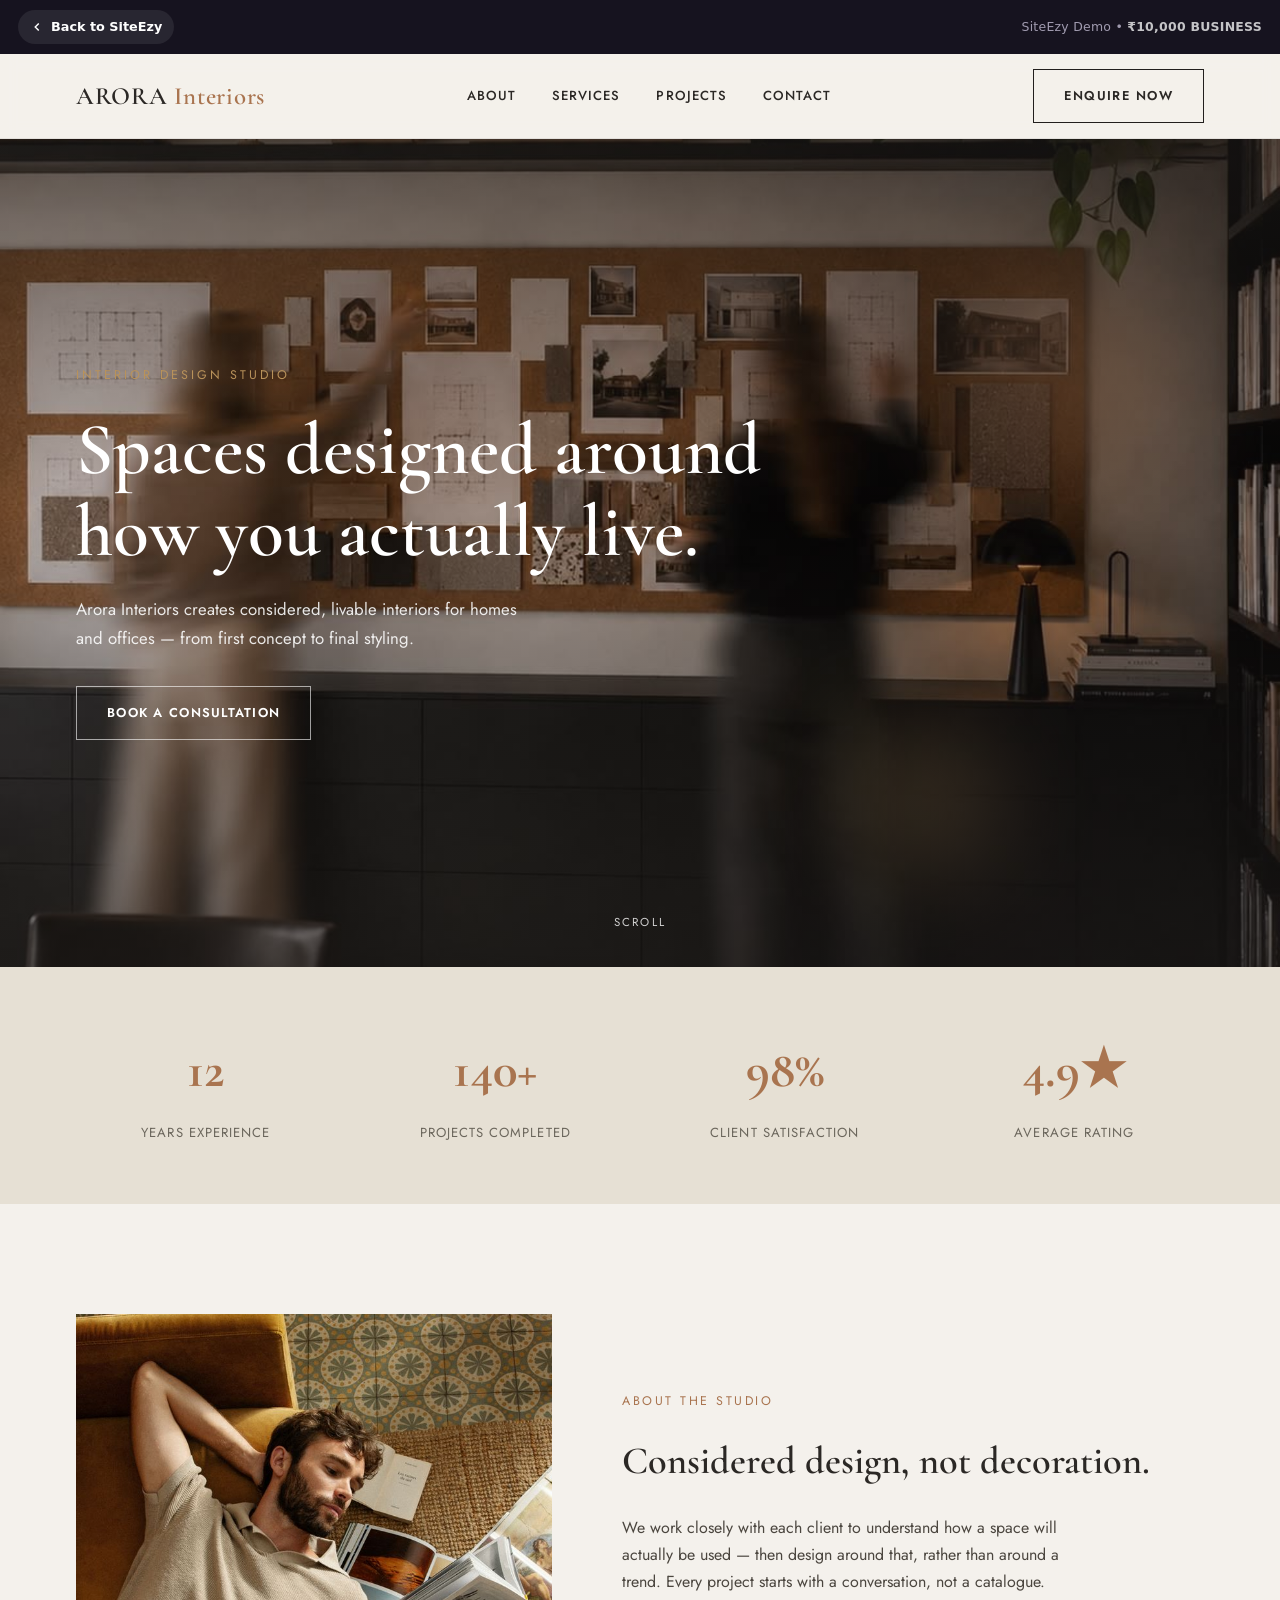
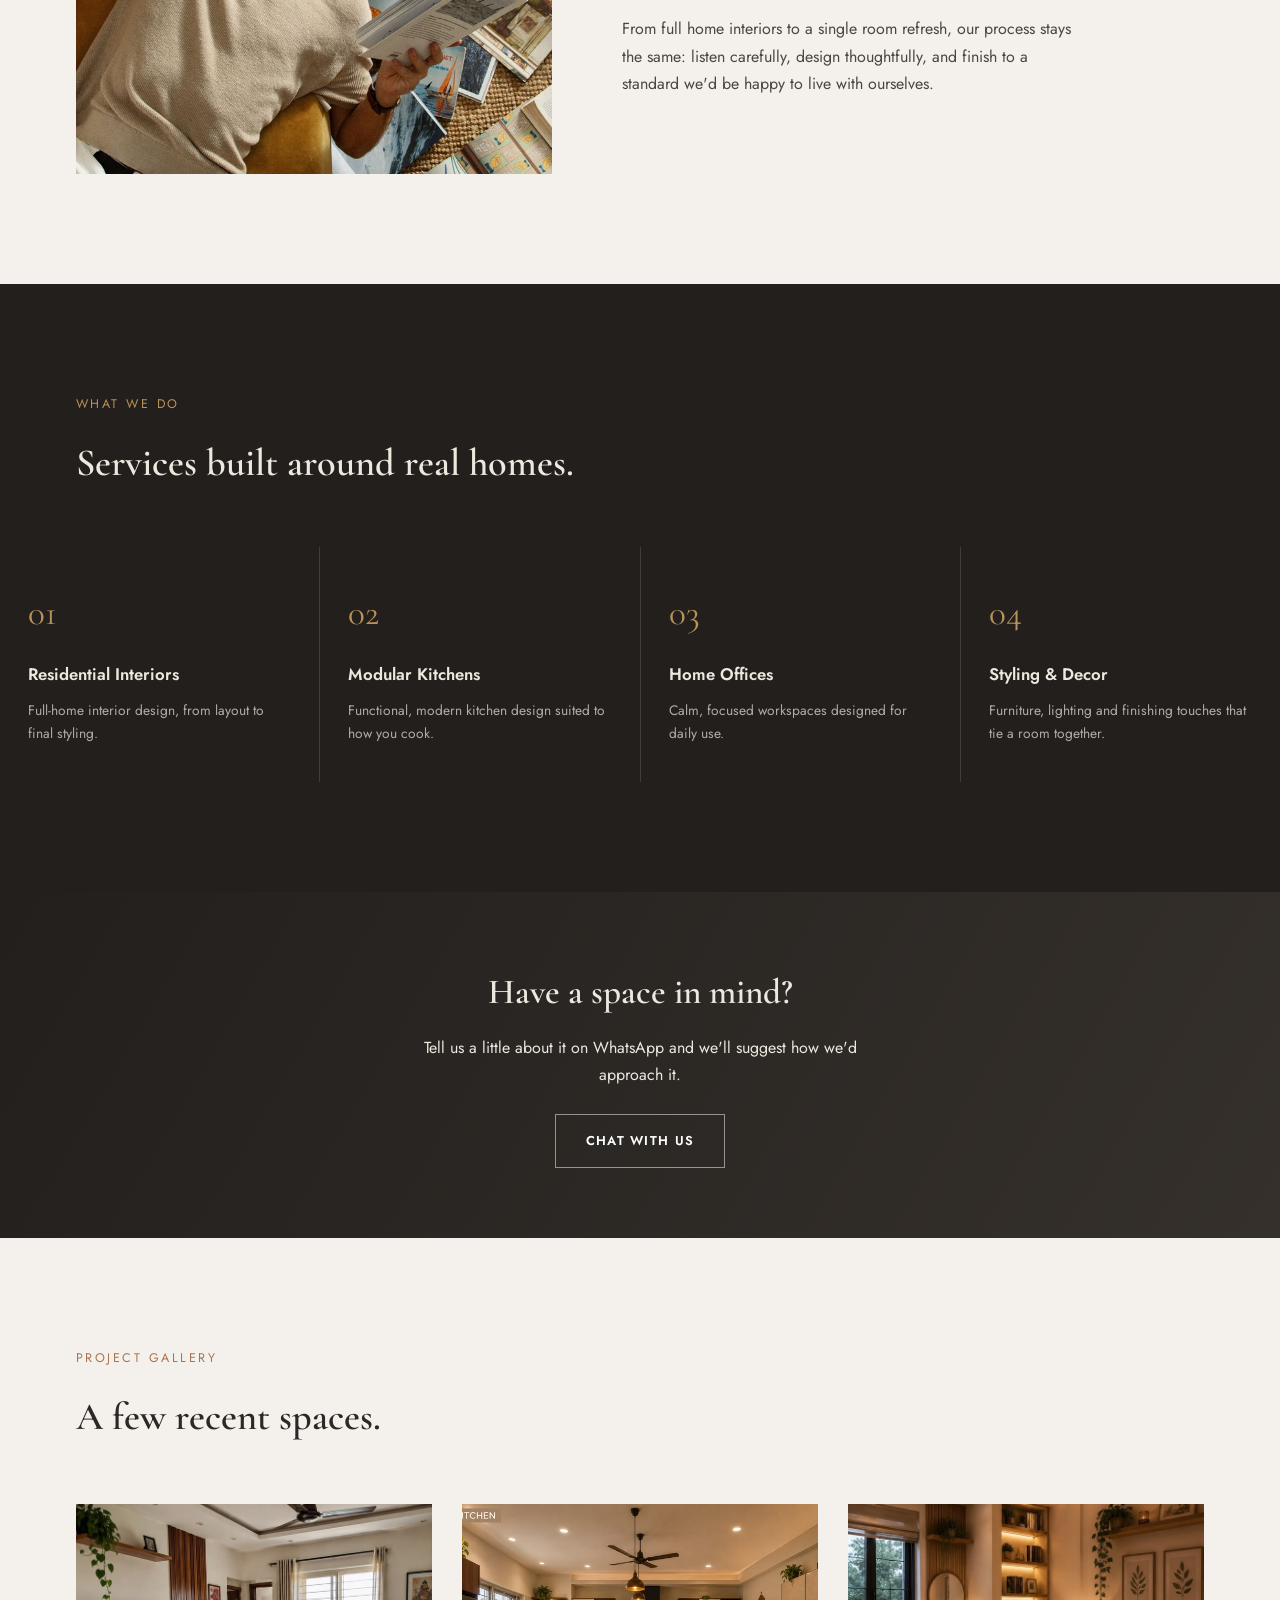
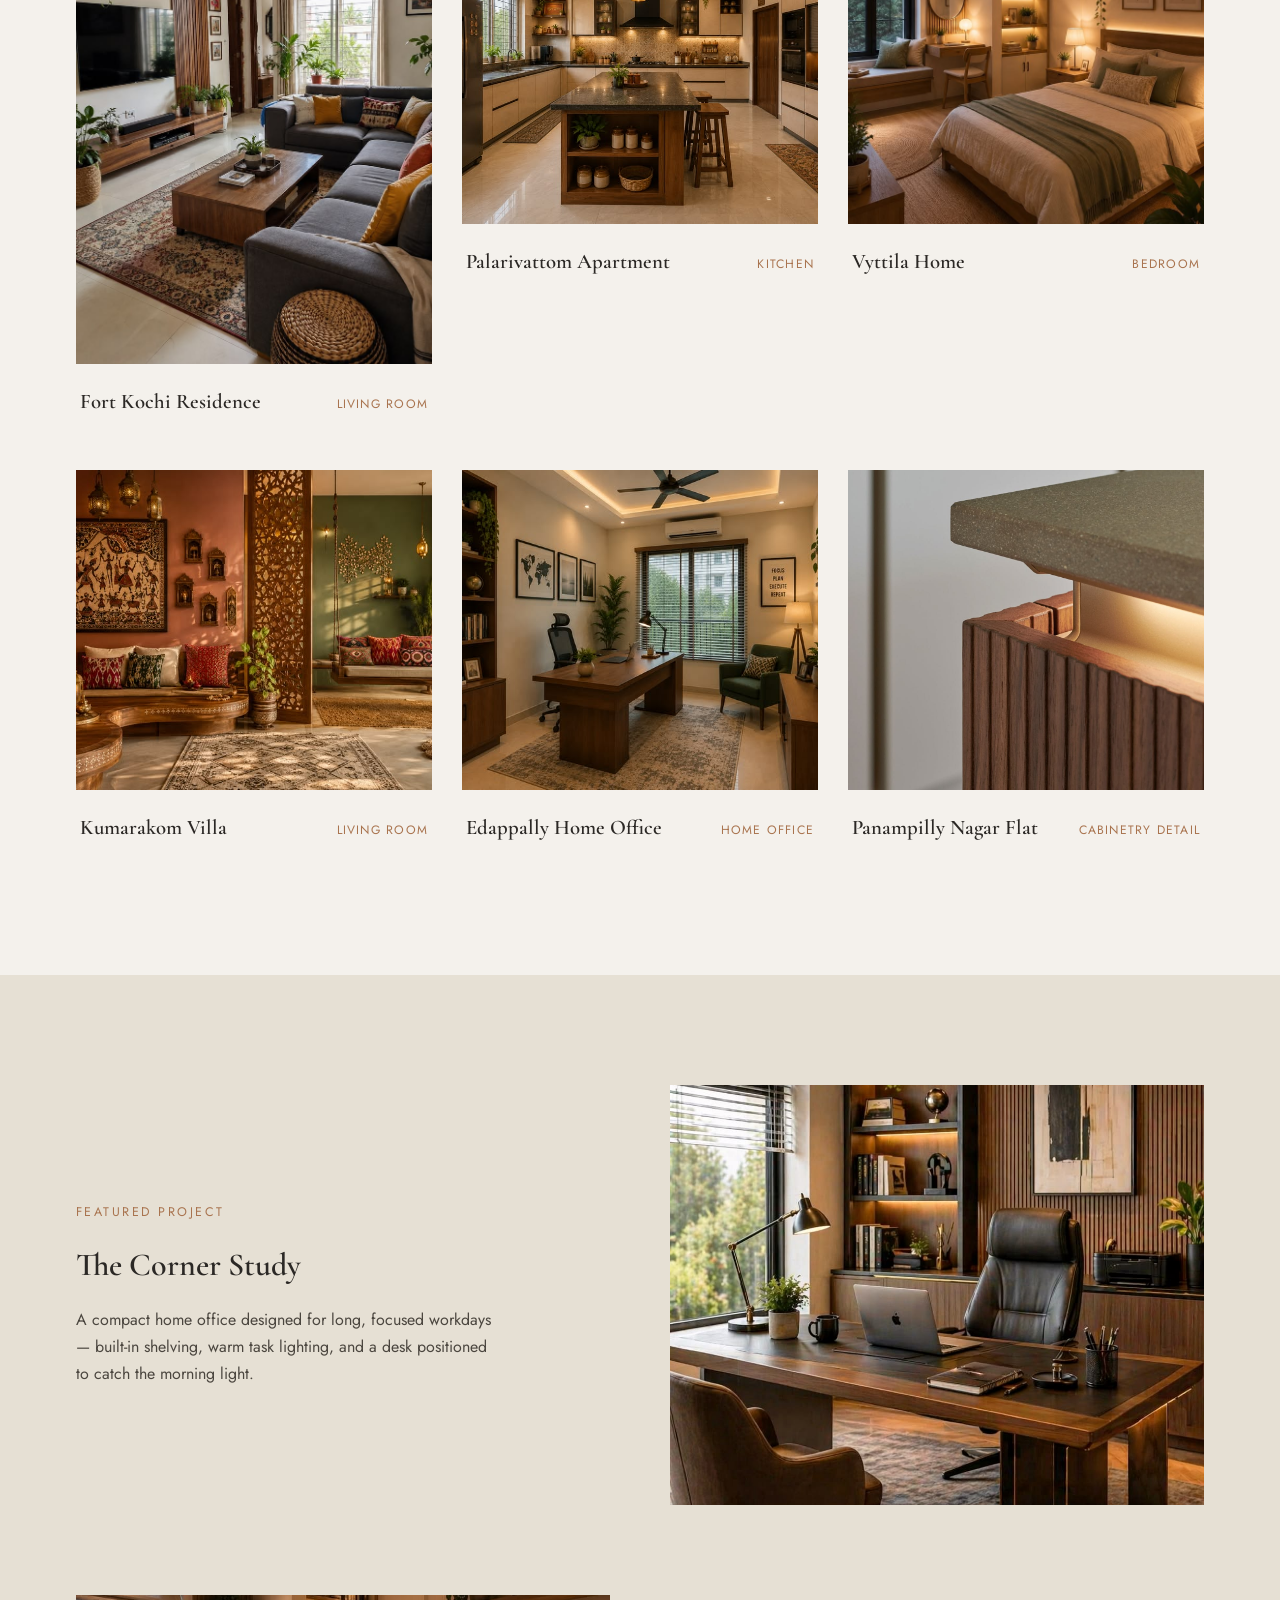
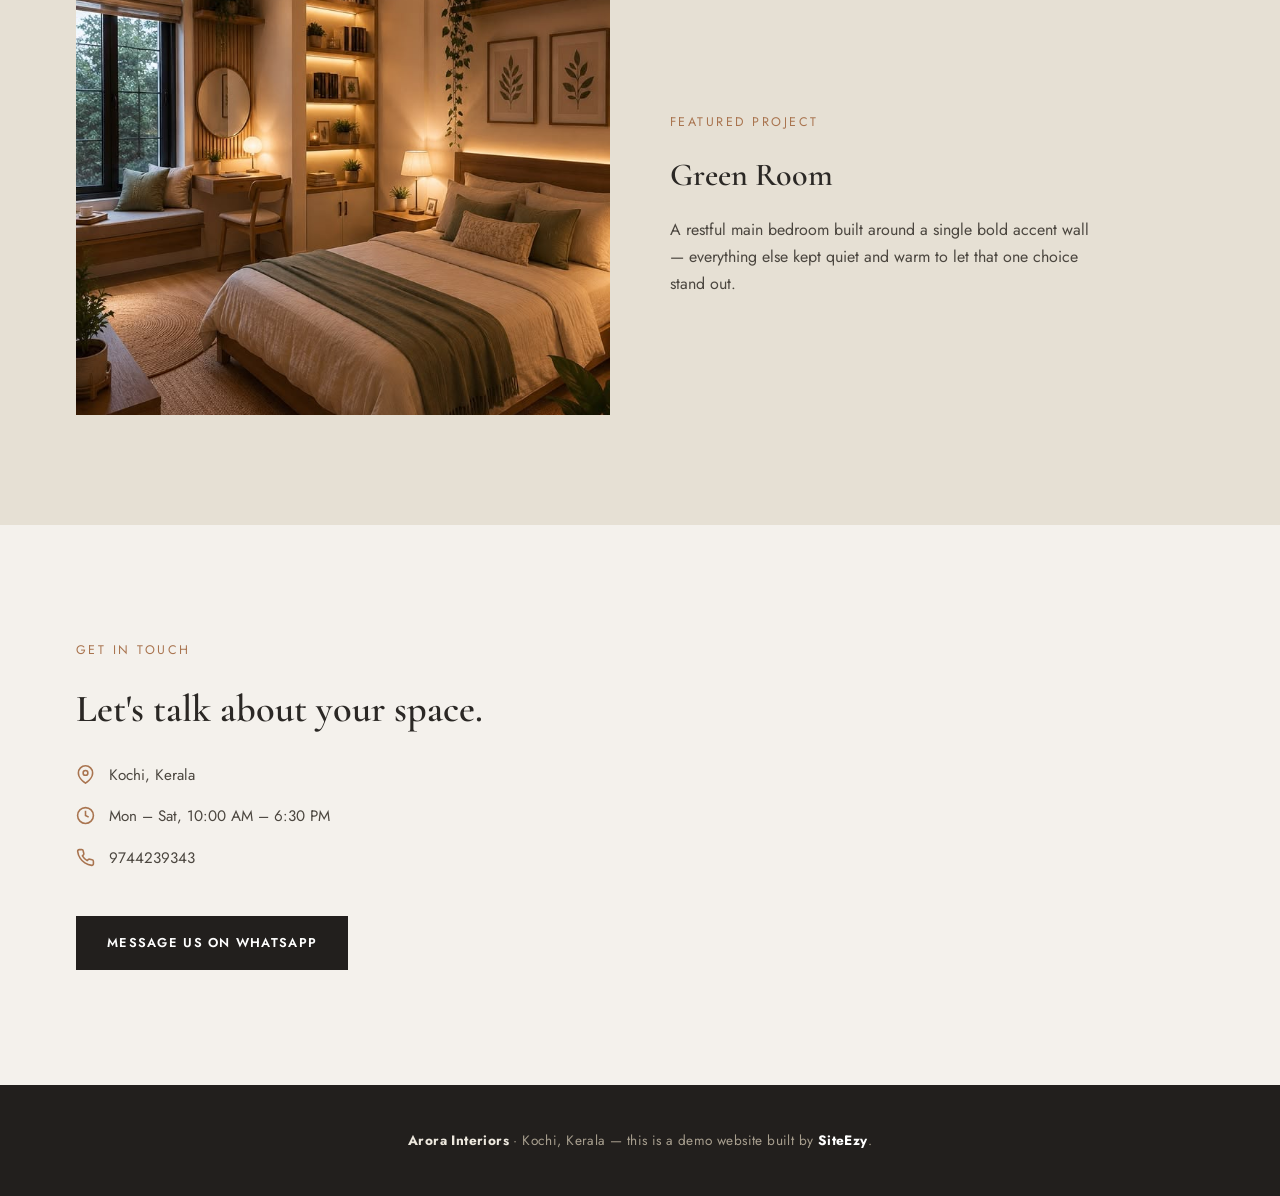
<file: demos/business/index.html>
<!doctype html>
<html lang="en">
<head>
<meta charset="UTF-8">
<meta name="viewport" content="width=device-width, initial-scale=1.0">
<title>Arora Interiors | Interior Design Studio</title>
<meta name="description" content="Arora Interiors — residential interior design, modular kitchens, and home styling.">
<link rel="icon" type="image/png" href="../../assets/brand/favicon.png">
<link rel="preconnect" href="https://fonts.googleapis.com">
<link href="https://fonts.googleapis.com/css2?family=Cormorant+Garamond:wght@500;600;700&family=Jost:wght@300;400;500;600;700&display=swap" rel="stylesheet">
<link rel="stylesheet" href="../../css/demos.css">
<style>
  :root{
    --charcoal:#221F1D; --stone:#F4F1EC; --stone-deep:#E6E0D4; --clay:#A9744F; --gold:#B9925A; --ink:#2B2825;
  }
  *,*::before,*::after{ box-sizing:border-box; }
  html{ scroll-behavior:smooth; }
  body{ margin:0; font-family:'Jost',sans-serif; color:var(--ink); background:var(--stone); line-height:1.7; overflow-x:hidden; }
  img{ max-width:100%; display:block; }
  a{ color:inherit; text-decoration:none; }
  h1,h2,h3,p{ margin:0; }
  .serif{ font-family:'Cormorant Garamond',serif; }
  .container{ max-width:1180px; margin:0 auto; padding:0 26px; }
  .section{ padding:110px 0; }
  @media (max-width:700px){ .section{ padding:64px 0; } }

  header.site{ position:sticky; top:38px; z-index:60; background:rgba(244,241,236,.9); backdrop-filter:blur(8px); border-bottom:1px solid rgba(34,31,29,.08); }
  header.site .container{ display:flex; align-items:center; justify-content:space-between; height:84px; }
  .brand{ font-family:'Cormorant Garamond',serif; font-weight:600; font-size:1.55rem; letter-spacing:.03em; }
  .brand span{ color:var(--clay); }
  nav.links{ display:flex; gap:36px; }
  nav.links a{ font-size:.82rem; letter-spacing:.08em; text-transform:uppercase; font-weight:500; }
  nav.links a:hover{ color:var(--clay); }
  .nav-toggle{ display:none; background:none; border:none; }
  .nav-toggle span{ display:block; width:23px; height:1.5px; background:var(--ink); margin:5px 0; }
  .mobile-menu{ display:none; flex-direction:column; padding:6px 26px 22px; background:var(--stone); }
  .mobile-menu.open{ display:flex; }
  .mobile-menu a{ padding:13px 0; border-bottom:1px solid rgba(34,31,29,.1); font-size:.9rem; letter-spacing:.05em; text-transform:uppercase; }
  @media (max-width:840px){ nav.links{ display:none; } .nav-toggle{ display:block; } header.site .cta-btn{ display:none; } }

  .btn{ display:inline-flex; align-items:center; gap:10px; padding:15px 30px; font-size:.8rem; letter-spacing:.1em; text-transform:uppercase; font-weight:600; border:1.5px solid var(--charcoal); transition:background .25s ease, color .25s ease; }
  .btn-dark{ background:var(--charcoal); color:#fff; border-color:var(--charcoal); }
  .btn-dark:hover{ background:transparent; color:var(--charcoal); }
  .btn-line:hover{ background:var(--charcoal); color:#fff; }

  .fade-up{ opacity:0; transform:translateY(34px); transition:opacity .9s cubic-bezier(.2,.7,.2,1), transform .9s cubic-bezier(.2,.7,.2,1); }
  .fade-up.in{ opacity:1; transform:translateY(0); }

  .hero{ position:relative; height:92vh; min-height:560px; overflow:hidden; }
  .hero img{ position:absolute; inset:0; width:100%; height:100%; object-fit:cover; transform:scale(1.06); transition:transform 8s ease; }
  .hero.in img{ transform:scale(1); }
  .hero::after{ content:''; position:absolute; inset:0; background:linear-gradient(180deg, rgba(34,31,29,.55), rgba(34,31,29,.15) 45%, rgba(34,31,29,.6)); pointer-events:none; }
  .hero-content{ position:relative; z-index:1; height:100%; display:flex; flex-direction:column; justify-content:center; color:#fff; }
  .hero-content .kicker{ font-size:.78rem; letter-spacing:.24em; text-transform:uppercase; color:var(--gold); margin-bottom:22px; }
  .hero-content h1{ font-size:clamp(2.6rem,6vw,4.6rem); font-weight:600; max-width:780px; line-height:1.12; }
  .hero-content p{ margin-top:22px; max-width:460px; opacity:.88; font-size:1.05rem; }
  .hero-content .btn{ margin-top:34px; width:fit-content; color:#fff; border-color:rgba(255,255,255,.6); }
  .hero-content .btn:hover{ background:#fff; color:var(--charcoal); }
  .hero-scroll{ position:absolute; z-index:1; bottom:34px; left:50%; transform:translateX(-50%); color:#fff; font-size:.72rem; letter-spacing:.2em; text-transform:uppercase; opacity:.8; }
  .hero-blob{ position:absolute; border-radius:50%; filter:blur(50px); opacity:.35; pointer-events:none; z-index:0; animation:blobfloat 7s ease-in-out infinite; }
  .hero-blob.b1{ width:220px; height:220px; background:var(--clay); top:14%; right:8%; }
  .hero-blob.b2{ width:160px; height:160px; background:var(--gold); bottom:10%; right:22%; animation-delay:-3s; }
  @keyframes blobfloat{ 0%,100%{ transform:translateY(0);} 50%{ transform:translateY(-22px);} }

  /* ---- Animated stats strip ---- */
  .stats-band{ background:var(--stone-deep); }
  .stats-grid{ display:grid; grid-template-columns:repeat(4,1fr); gap:30px; text-align:center; }
  .stat-item .stat-num{ font-family:'Cormorant Garamond',serif; font-size:clamp(2.2rem,4vw,3.2rem); font-weight:700; color:var(--clay); }
  .stat-item .stat-label{ font-size:.82rem; letter-spacing:.08em; text-transform:uppercase; color:#6b665c; margin-top:8px; }
  @media (max-width:700px){ .stats-grid{ grid-template-columns:1fr 1fr; gap:26px 20px; } }

  /* ---- Mid-page CTA band ---- */
  .mid-cta{ background:linear-gradient(120deg, var(--charcoal) 0%, #35302B 100%); color:#EDE8DE; text-align:center; }
  .mid-cta h3{ font-family:'Cormorant Garamond',serif; font-size:clamp(1.6rem,3vw,2.2rem); font-weight:600; }
  .mid-cta p{ opacity:.75; margin-top:12px; max-width:460px; margin-left:auto; margin-right:auto; }
  .mid-cta .btn{ margin-top:26px; color:#fff; border-color:rgba(255,255,255,.5); }
  .mid-cta .btn:hover{ background:#fff; color:var(--charcoal); }

  .about .container{ display:grid; grid-template-columns:.9fr 1.1fr; gap:70px; align-items:center; }
  .about .kicker{ color:var(--clay); font-size:.78rem; letter-spacing:.2em; text-transform:uppercase; margin-bottom:16px; }
  .about h2{ font-size:clamp(1.9rem,3vw,2.6rem); font-weight:600; }
  .about p{ margin-top:20px; color:#4b463f; max-width:460px; }
  .about img{ width:100%; height:460px; object-fit:cover; }
  @media (max-width:900px){ .about .container{ grid-template-columns:1fr; gap:36px; } .about img{ height:320px; } }

  .services{ background:var(--charcoal); color:#EDE8DE; }
  .services .kicker{ color:var(--gold); font-size:.78rem; letter-spacing:.2em; text-transform:uppercase; margin-bottom:16px; }
  .services h2{ font-size:clamp(1.9rem,3vw,2.6rem); font-weight:600; margin-bottom:50px; max-width:600px; }
  .service-grid{ display:grid; grid-template-columns:repeat(4,1fr); gap:1px; background:rgba(237,232,222,.15); }
  .service-card{ background:var(--charcoal); padding:36px 28px; transition:background .3s ease, transform .3s ease; position:relative; overflow:hidden; }
  .service-card::before{ content:''; position:absolute; left:0; top:0; width:3px; height:0; background:var(--gold); transition:height .35s ease; }
  .service-card:hover{ background:#2E2A26; transform:translateY(-4px); }
  .service-card:hover::before{ height:100%; }
  .service-card .num{ font-family:'Cormorant Garamond',serif; font-size:2.2rem; color:var(--gold); display:inline-block; transition:transform .3s ease; }
  .service-card:hover .num{ transform:scale(1.12); }
  .service-card h3{ font-size:1.05rem; margin:18px 0 10px; font-weight:600; }
  .service-card p{ font-size:.86rem; opacity:.7; }
  @media (max-width:900px){ .service-grid{ grid-template-columns:1fr 1fr; } }
  @media (max-width:520px){ .service-grid{ grid-template-columns:1fr; } }

  .projects .head-row{ display:flex; justify-content:space-between; align-items:flex-end; margin-bottom:54px; gap:20px; flex-wrap:wrap; }
  .projects .kicker{ color:var(--clay); font-size:.78rem; letter-spacing:.2em; text-transform:uppercase; margin-bottom:16px; }
  .projects h2{ font-size:clamp(1.9rem,3vw,2.6rem); font-weight:600; }
  .project-grid{ display:grid; grid-template-columns:repeat(3,1fr); gap:30px; }
  .project-card{ position:relative; overflow:hidden; }
  .project-card .img-wrap{ overflow:hidden; height:320px; }
  .project-card img{ width:100%; height:100%; object-fit:cover; transition:transform .6s cubic-bezier(.2,.7,.2,1); }
  .project-card:hover img{ transform:scale(1.08); }
  .project-card .pc-info{ padding:20px 4px; display:flex; justify-content:space-between; align-items:baseline; }
  .project-card .pc-info b{ font-family:'Cormorant Garamond',serif; font-size:1.3rem; font-weight:600; }
  .project-card .pc-info span{ font-size:.76rem; letter-spacing:.1em; text-transform:uppercase; color:var(--clay); }
  .project-card.tall .img-wrap{ height:460px; }
  @media (max-width:900px){ .project-grid{ grid-template-columns:1fr 1fr; } .project-card.tall .img-wrap{ height:320px; } }
  @media (max-width:600px){ .project-grid{ grid-template-columns:1fr; } }

  .featured{ background:var(--stone-deep); }
  .featured-row{ display:grid; grid-template-columns:1fr 1fr; gap:60px; align-items:center; margin-bottom:90px; }
  .featured-row:last-child{ margin-bottom:0; }
  .featured-row.reverse > div{ order:1; }
  .featured-row img{ width:100%; height:420px; object-fit:cover; }
  .featured-row .fr-tag{ font-size:.78rem; letter-spacing:.2em; text-transform:uppercase; color:var(--clay); margin-bottom:14px; }
  .featured-row h3{ font-family:'Cormorant Garamond',serif; font-size:2rem; font-weight:600; margin-bottom:14px; }
  .featured-row p{ color:#4b463f; max-width:420px; }
  @media (max-width:900px){ .featured-row, .featured-row.reverse{ grid-template-columns:1fr; direction:ltr; gap:26px; } .featured-row img{ height:300px; } }

  .contact .container{ display:grid; grid-template-columns:1fr 1fr; gap:60px; align-items:center; }
  .contact .kicker{ color:var(--clay); font-size:.78rem; letter-spacing:.2em; text-transform:uppercase; margin-bottom:16px; }
  .contact h2{ font-size:clamp(1.9rem,3vw,2.6rem); font-weight:600; margin-bottom:20px; }
  .contact .info-line{ display:flex; gap:14px; margin-bottom:16px; font-size:.95rem; color:#4b463f; }
  .contact .info-line svg{ width:19px; height:19px; color:var(--clay); flex:none; margin-top:2px; }
  .map-box{ height:340px; overflow:hidden; }
  .map-box iframe{ width:100%; height:100%; border:0; filter:grayscale(20%); }
  @media (max-width:900px){ .contact .container{ grid-template-columns:1fr; } .map-box{ height:260px; } }

  footer.site{ background:var(--charcoal); color:#a89f8f; padding:44px 0; text-align:center; font-size:.85rem; letter-spacing:.03em; }
  footer.site b{ color:#EDE8DE; }
</style>
</head>
<body>

<div class="siteezy-demo-bar">
  <a href="../../index.html#demos" class="back-link"><svg viewBox="0 0 24 24" fill="none" stroke="currentColor" stroke-width="2.5"><path d="M15 18l-6-6 6-6"/></svg> Back to SiteEzy</a>
  <div class="demo-tag">SiteEzy Demo • <b>₹10,000 BUSINESS</b></div>
</div>

<header class="site">
  <div class="container">
    <a href="#" class="brand">ARORA <span>Interiors</span></a>
    <nav class="links">
      <a href="#about">About</a>
      <a href="#services">Services</a>
      <a href="#projects">Projects</a>
      <a href="#contact">Contact</a>
    </nav>
    <a href="#" class="btn btn-line cta-btn" id="waTop" target="_blank" rel="noopener">Enquire Now</a>
    <button class="nav-toggle" id="navToggle" aria-label="Menu"><span></span><span></span><span></span></button>
  </div>
  <div class="mobile-menu" id="mobileMenu">
    <a href="#about">About</a>
    <a href="#services">Services</a>
    <a href="#projects">Projects</a>
    <a href="#contact">Contact</a>
  </div>
</header>

<section class="hero" id="heroSection">
  <img src="../../assets/interiors/hero/interiors-hero-studio-moodboard.jpg" alt="Arora Interiors design studio">
  <div class="hero-blob b1"></div>
  <div class="hero-blob b2"></div>
  <div class="container hero-content">
    <div class="kicker">Interior Design Studio</div>
    <h1 class="serif">Spaces designed around how you actually live.</h1>
    <p>Arora Interiors creates considered, livable interiors for homes and offices — from first concept to final styling.</p>
    <a href="#" class="btn" id="waHero" target="_blank" rel="noopener">Book a Consultation</a>
  </div>
  <div class="hero-scroll">Scroll</div>
</section>

<section class="stats-band section" style="padding:60px 0">
  <div class="container">
    <div class="stats-grid">
      <div class="stat-item fade-up"><div class="stat-num" data-count="12">0</div><div class="stat-label">Years Experience</div></div>
      <div class="stat-item fade-up"><div class="stat-num" data-count="140" data-suffix="+">0</div><div class="stat-label">Projects Completed</div></div>
      <div class="stat-item fade-up"><div class="stat-num" data-count="98" data-suffix="%">0</div><div class="stat-label">Client Satisfaction</div></div>
      <div class="stat-item fade-up"><div class="stat-num" data-count="4.9" data-decimals="1" data-suffix="★">0</div><div class="stat-label">Average Rating</div></div>
    </div>
  </div>
</section>

<section class="about section" id="about">
  <div class="container">
    <img class="fade-up" src="../../assets/interiors/detail/interiors-lifestyle-reading-sofa.jpg" alt="Reading corner styled by Arora Interiors" loading="lazy">
    <div class="fade-up">
      <div class="kicker">About the Studio</div>
      <h2 class="serif">Considered design, not decoration.</h2>
      <p>We work closely with each client to understand how a space will actually be used — then design around that, rather than around a trend. Every project starts with a conversation, not a catalogue.</p>
      <p>From full home interiors to a single room refresh, our process stays the same: listen carefully, design thoughtfully, and finish to a standard we'd be happy to live with ourselves.</p>
    </div>
  </div>
</section>

<section class="services section" id="services">
  <div class="container">
    <div class="kicker">What We Do</div>
    <h2 class="serif">Services built around real homes.</h2>
  </div>
  <div class="service-grid">
    <div class="service-card fade-up"><div class="num">01</div><h3>Residential Interiors</h3><p>Full-home interior design, from layout to final styling.</p></div>
    <div class="service-card fade-up"><div class="num">02</div><h3>Modular Kitchens</h3><p>Functional, modern kitchen design suited to how you cook.</p></div>
    <div class="service-card fade-up"><div class="num">03</div><h3>Home Offices</h3><p>Calm, focused workspaces designed for daily use.</p></div>
    <div class="service-card fade-up"><div class="num">04</div><h3>Styling &amp; Decor</h3><p>Furniture, lighting and finishing touches that tie a room together.</p></div>
  </div>
</section>

<section class="mid-cta section" style="padding:70px 0">
  <div class="container">
    <h3 class="fade-up">Have a space in mind?</h3>
    <p class="fade-up">Tell us a little about it on WhatsApp and we'll suggest how we'd approach it.</p>
    <a href="#" class="btn btn-line fade-up" id="waMid" target="_blank" rel="noopener">Chat With Us</a>
  </div>
</section>

<section class="projects section" id="projects">
  <div class="container">
    <div class="head-row">
      <div>
        <div class="kicker">Project Gallery</div>
        <h2 class="serif">A few recent spaces.</h2>
      </div>
    </div>
    <div class="project-grid">
      <div class="project-card tall fade-up">
        <div class="img-wrap"><img src="../../assets/interiors/living-room/interiors-living-room-modern-sectional.jpg" alt="Modern sectional living room" loading="lazy"></div>
        <div class="pc-info"><b>Fort Kochi Residence</b><span>Living Room</span></div>
      </div>
      <div class="project-card fade-up">
        <div class="img-wrap"><img src="../../assets/interiors/kitchen/interiors-kitchen-island-modern.jpg" alt="Modern kitchen island" loading="lazy"></div>
        <div class="pc-info"><b>Palarivattom Apartment</b><span>Kitchen</span></div>
      </div>
      <div class="project-card fade-up">
        <div class="img-wrap"><img src="../../assets/interiors/bedroom/interiors-bedroom-warm-green-accent.jpg" alt="Bedroom with warm green accent wall" loading="lazy"></div>
        <div class="pc-info"><b>Vyttila Home</b><span>Bedroom</span></div>
      </div>
      <div class="project-card fade-up">
        <div class="img-wrap"><img src="../../assets/interiors/living-room/interiors-living-room-ethnic-swing.jpg" alt="Living room with ethnic swing seat" loading="lazy"></div>
        <div class="pc-info"><b>Kumarakom Villa</b><span>Living Room</span></div>
      </div>
      <div class="project-card fade-up">
        <div class="img-wrap"><img src="../../assets/interiors/office/interiors-office-home-study.jpg" alt="Home study office" loading="lazy"></div>
        <div class="pc-info"><b>Edappally Home Office</b><span>Home Office</span></div>
      </div>
      <div class="project-card fade-up">
        <div class="img-wrap"><img src="../../assets/interiors/detail/interiors-detail-wood-cabinet-lighting.jpg" alt="Wood cabinetry detail with lighting" loading="lazy"></div>
        <div class="pc-info"><b>Panampilly Nagar Flat</b><span>Cabinetry Detail</span></div>
      </div>
    </div>
  </div>
</section>

<section class="featured section" id="featured">
  <div class="container">
    <div class="featured-row">
      <div class="fade-up">
        <div class="fr-tag">Featured Project</div>
        <h3>The Corner Study</h3>
        <p>A compact home office designed for long, focused workdays — built-in shelving, warm task lighting, and a desk positioned to catch the morning light.</p>
      </div>
      <img class="fade-up" src="../../assets/interiors/office/interiors-office-executive-desk.jpg" alt="Executive desk home office" loading="lazy">
    </div>
    <div class="featured-row reverse">
      <div class="fade-up">
        <div class="fr-tag">Featured Project</div>
        <h3>Green Room</h3>
        <p>A restful main bedroom built around a single bold accent wall — everything else kept quiet and warm to let that one choice stand out.</p>
      </div>
      <img class="fade-up" src="../../assets/interiors/bedroom/interiors-bedroom-warm-green-accent.jpg" alt="Bedroom with green accent wall" loading="lazy">
    </div>
  </div>
</section>

<section class="contact section" id="contact">
  <div class="container">
    <div>
      <div class="kicker">Get In Touch</div>
      <h2 class="serif">Let's talk about your space.</h2>
      <div class="info-line"><svg viewBox="0 0 24 24" fill="none" stroke="currentColor" stroke-width="2"><path d="M21 10c0 7-9 13-9 13s-9-6-9-13a9 9 0 0 1 18 0z"/><circle cx="12" cy="10" r="3"/></svg><span>Kochi, Kerala</span></div>
      <div class="info-line"><svg viewBox="0 0 24 24" fill="none" stroke="currentColor" stroke-width="2"><path d="M12 6v6l4 2"/><circle cx="12" cy="12" r="10"/></svg><span>Mon – Sat, 10:00 AM – 6:30 PM</span></div>
      <div class="info-line"><svg viewBox="0 0 24 24" fill="none" stroke="currentColor" stroke-width="2"><path d="M22 16.92v3a2 2 0 0 1-2.18 2 19.79 19.79 0 0 1-8.63-3.07 19.5 19.5 0 0 1-6-6 19.79 19.79 0 0 1-3.07-8.67A2 2 0 0 1 4.11 2h3a2 2 0 0 1 2 1.72c.127.96.361 1.903.7 2.81a2 2 0 0 1-.45 2.11L8.09 9.91a16 16 0 0 0 6 6l1.27-1.27a2 2 0 0 1 2.11-.45c.907.339 1.85.573 2.81.7A2 2 0 0 1 22 16.92z"/></svg><span>9744239343</span></div>
      <a href="#" class="btn btn-dark" id="waBottom" style="margin-top:28px" target="_blank" rel="noopener">Message Us on WhatsApp</a>
    </div>
    <div class="map-box">
      <iframe src="https://www.google.com/maps?q=Kochi,Kerala&output=embed" loading="lazy" referrerpolicy="no-referrer-when-downgrade" title="Arora Interiors location map"></iframe>
    </div>
  </div>
</section>

<footer class="site">
  <b>Arora Interiors</b> · Kochi, Kerala — this is a demo website built by <b style="color:#fff">SiteEzy</b>.
</footer>

<script src="../../js/whatsapp.js"></script>
<script>
  document.getElementById("navToggle").addEventListener("click", () => {
    document.getElementById("mobileMenu").classList.toggle("open");
  });
  document.querySelectorAll("#mobileMenu a").forEach(a => a.addEventListener("click", () => {
    document.getElementById("mobileMenu").classList.remove("open");
  }));

  const msg = "Hi Arora Interiors, I found your website through SiteEzy and I'd like to book a consultation.";
  ["waTop","waHero","waBottom","waMid"].forEach(id => {
    document.getElementById(id).href = buildWhatsAppLink(msg);
  });

  requestAnimationFrame(() => document.getElementById("heroSection").classList.add("in"));

  const io = new IntersectionObserver((entries) => {
    entries.forEach((entry, i) => {
      if (entry.isIntersecting) {
        setTimeout(() => entry.target.classList.add("in"), i * 60);
        io.unobserve(entry.target);
      }
    });
  }, { threshold: 0.15, rootMargin: "0px 0px -60px 0px" });
  document.querySelectorAll(".fade-up").forEach(el => io.observe(el));

  /* Animated stat counters — count up once each stat scrolls into view */
  function animateCount(el) {
    const target = parseFloat(el.getAttribute("data-count"));
    const decimals = parseInt(el.getAttribute("data-decimals") || "0", 10);
    const suffix = el.getAttribute("data-suffix") || "";
    const duration = 1400;
    const start = performance.now();
    function tick(now) {
      const p = Math.min(1, (now - start) / duration);
      const eased = 1 - Math.pow(1 - p, 3);
      const value = target * eased;
      el.textContent = value.toFixed(decimals) + suffix;
      if (p < 1) requestAnimationFrame(tick);
    }
    requestAnimationFrame(tick);
  }
  const statIo = new IntersectionObserver((entries) => {
    entries.forEach((entry) => {
      if (entry.isIntersecting) {
        animateCount(entry.target);
        statIo.unobserve(entry.target);
      }
    });
  }, { threshold: 0.4 });
  document.querySelectorAll(".stat-num").forEach((el) => statIo.observe(el));
</script>
</body>
</html>
</file>
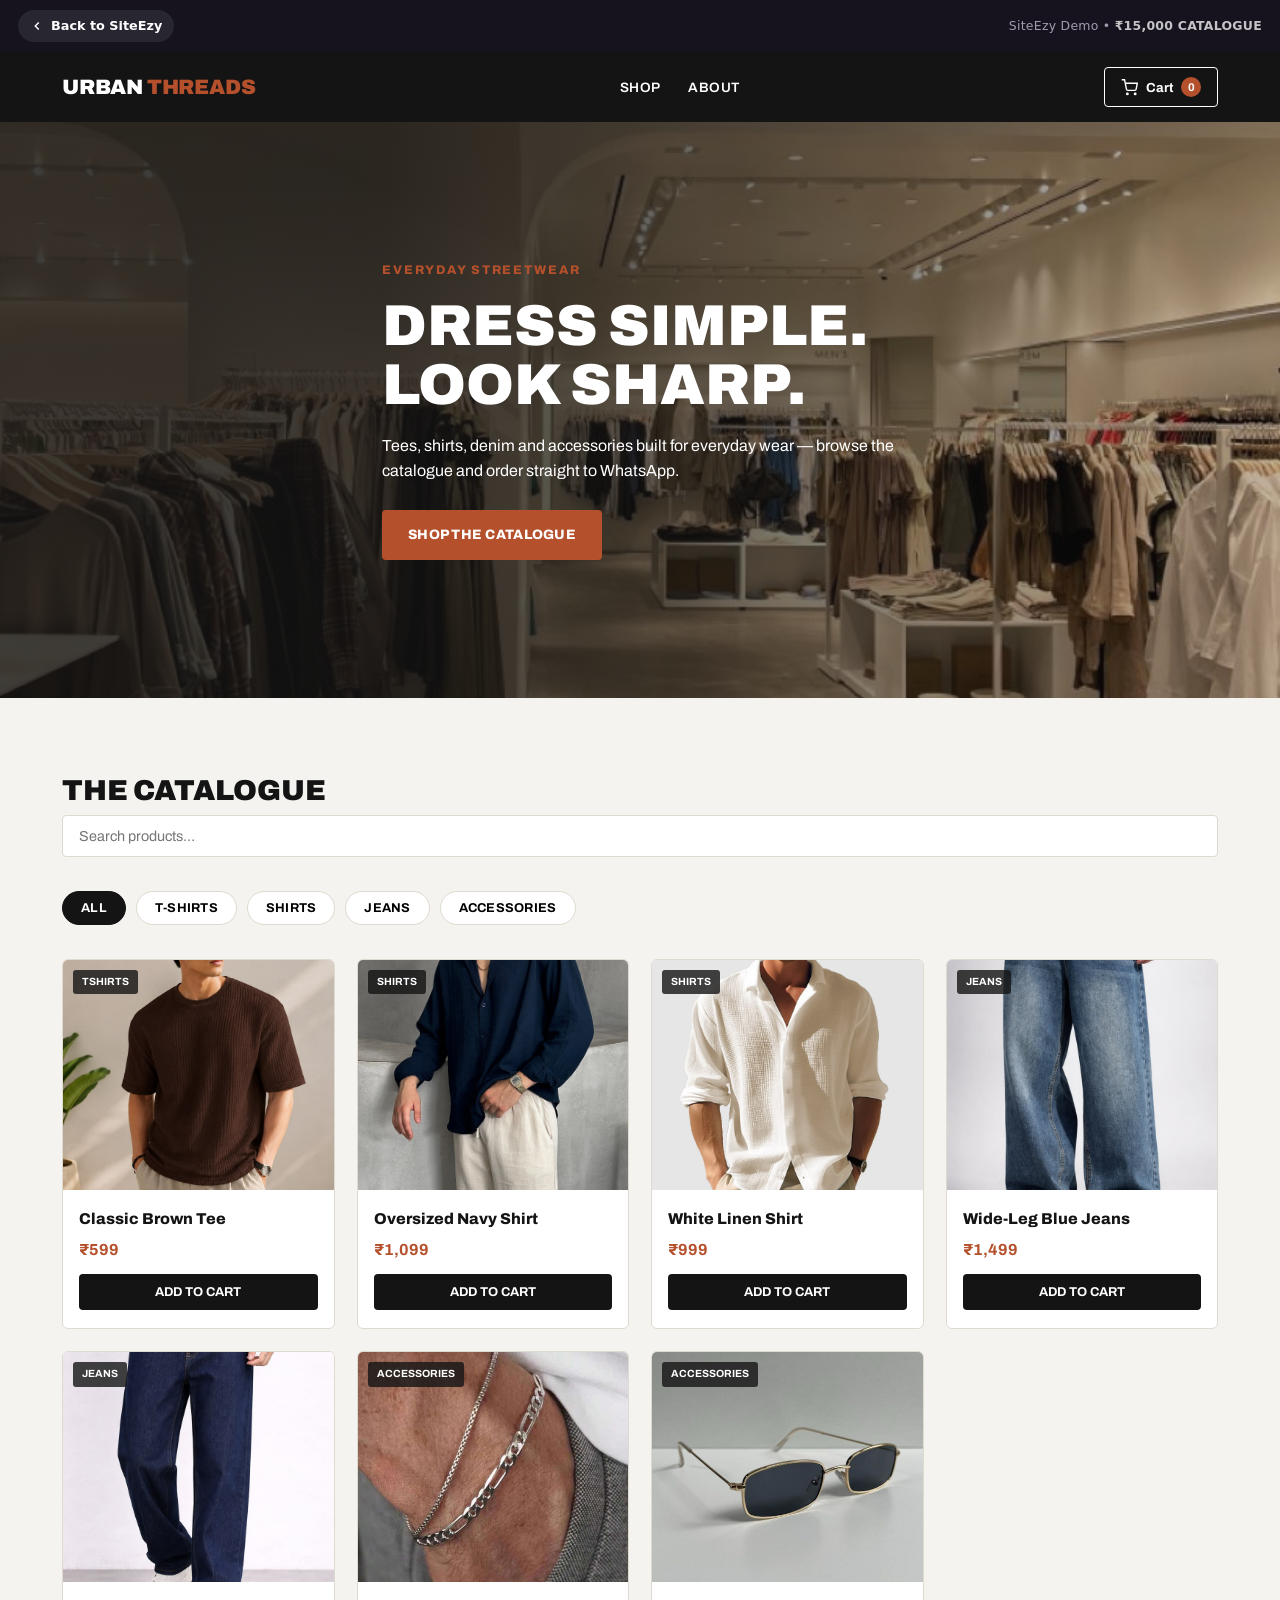
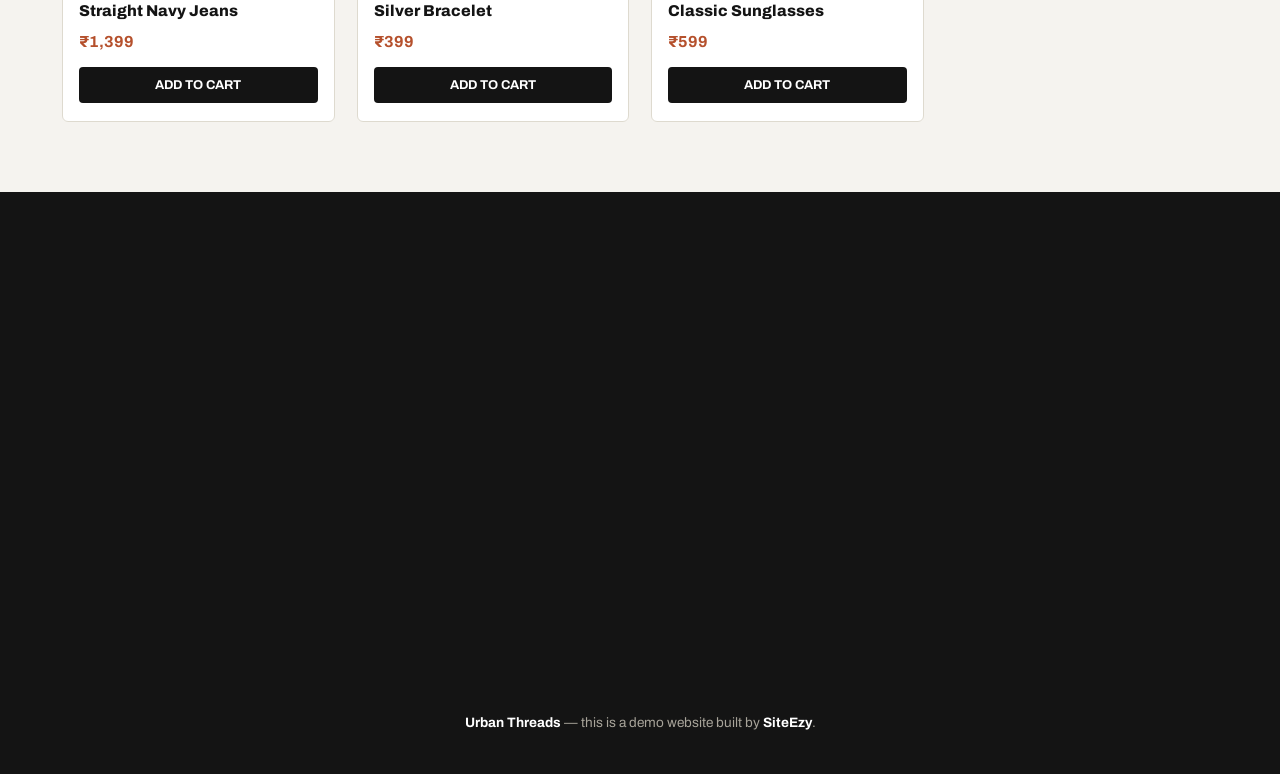
<file: demos/catalogue/index.html>
<!doctype html>
<html lang="en">
<head>
<meta charset="UTF-8">
<meta name="viewport" content="width=device-width, initial-scale=1.0">
<title>Urban Threads | Streetwear Store</title>
<meta name="description" content="Urban Threads — everyday streetwear. Browse the catalogue and order over WhatsApp.">
<link rel="icon" type="image/png" href="../../assets/brand/favicon.png">
<link rel="preconnect" href="https://fonts.googleapis.com">
<link href="https://fonts.googleapis.com/css2?family=Archivo:wght@400;500;600;700;800;900&display=swap" rel="stylesheet">
<link rel="stylesheet" href="../../css/demos.css">
<style>
  :root{ --ink:#141414; --paper:#F5F3EF; --rust:#B5502C; --olive:#5B5A3E; --line:#DEDACF; }
  *,*::before,*::after{ box-sizing:border-box; }
  body{ margin:0; font-family:'Archivo',sans-serif; color:var(--ink); background:var(--paper); line-height:1.6; }
  img{ max-width:100%; display:block; }
  a{ color:inherit; text-decoration:none; }
  h1,h2,h3,p{ margin:0; }
  button{ font-family:inherit; cursor:pointer; }
  .container{ max-width:1200px; margin:0 auto; padding:0 22px; }
  .section{ padding:70px 0; }
  @media (max-width:700px){ .section{ padding:44px 0; } }

  header.site{ position:sticky; top:38px; z-index:70; background:var(--ink); color:#fff; }
  header.site .container{ display:flex; align-items:center; justify-content:space-between; height:70px; }
  .brand{ font-weight:900; font-size:1.3rem; letter-spacing:-.01em; text-transform:uppercase; }
  .brand span{ color:var(--rust); }
  nav.links{ display:flex; gap:28px; }
  nav.links a{ font-weight:600; font-size:.85rem; text-transform:uppercase; letter-spacing:.03em; }
  nav.links a:hover{ color:var(--rust); }
  .header-actions{ display:flex; align-items:center; gap:16px; }
  .cart-btn{ position:relative; background:none; border:1.5px solid #fff; color:#fff; padding:9px 16px; border-radius:4px; font-weight:700; font-size:.82rem; display:flex; align-items:center; gap:8px; }
  .cart-btn .count{ background:var(--rust); color:#fff; border-radius:50%; width:20px; height:20px; display:flex; align-items:center; justify-content:center; font-size:.7rem; }
  .nav-toggle{ display:none; background:none; border:none; }
  .nav-toggle span{ display:block; width:22px; height:2px; background:#fff; margin:5px 0; }
  .mobile-menu{ display:none; flex-direction:column; padding:6px 22px 18px; background:var(--ink); }
  .mobile-menu.open{ display:flex; }
  .mobile-menu a{ padding:12px 0; color:#fff; border-bottom:1px solid rgba(255,255,255,.12); font-weight:600; text-transform:uppercase; font-size:.85rem; }
  @media (max-width:820px){ nav.links{ display:none; } .nav-toggle{ display:block; } }

  .btn{ display:inline-flex; align-items:center; gap:9px; padding:14px 26px; border-radius:4px; font-weight:800; font-size:.85rem; text-transform:uppercase; letter-spacing:.02em; transition:transform .15s ease; }
  .btn:active{ transform:scale(.96); }
  .btn-primary{ background:var(--rust); color:#fff; }
  .btn-dark{ background:var(--ink); color:#fff; }
  .btn-outline{ border:1.5px solid var(--ink); color:var(--ink); }

  .fade-up{ opacity:0; transform:translateY(24px); transition:opacity .7s cubic-bezier(.2,.7,.2,1), transform .7s cubic-bezier(.2,.7,.2,1); }
  .fade-up.in{ opacity:1; transform:translateY(0); }

  @keyframes cartBump{ 0%{ transform:scale(1); } 35%{ transform:scale(1.15); } 100%{ transform:scale(1); } }
  .cart-btn.bump{ animation:cartBump .35s ease; }

  .hero{ position:relative; height:64vh; min-height:400px; }
  .hero img{ position:absolute; inset:0; width:100%; height:100%; object-fit:cover; filter:grayscale(15%); }
  .hero::after{ content:''; position:absolute; inset:0; background:linear-gradient(90deg, rgba(20,20,20,.82) 30%, rgba(20,20,20,.25)); pointer-events:none; }
  .hero-content{ position:relative; z-index:1; height:100%; display:flex; flex-direction:column; justify-content:center; color:#fff; max-width:560px; }
  .hero-content .kicker{ font-weight:800; letter-spacing:.15em; text-transform:uppercase; font-size:.78rem; color:var(--rust); margin-bottom:16px; }
  .hero-content h1{ font-size:clamp(2.2rem,5.5vw,3.6rem); font-weight:900; text-transform:uppercase; line-height:1.02; }
  .hero-content p{ margin-top:18px; opacity:.85; }
  .hero-content .btn{ margin-top:26px; width:fit-content; }

  .cat-tabs{ display:flex; gap:10px; flex-wrap:wrap; margin:34px 0; }
  .cat-tabs button{ background:#fff; border:1.5px solid var(--line); padding:9px 18px; border-radius:999px; font-weight:700; font-size:.8rem; text-transform:uppercase; letter-spacing:.02em; transition:all .15s ease; }
  .cat-tabs button.active{ background:var(--ink); color:#fff; border-color:var(--ink); }
  .search-row{ display:flex; gap:14px; align-items:center; margin-bottom:6px; flex-wrap:wrap; }
  .search-row input{ flex:1; min-width:200px; padding:12px 16px; border:1.5px solid var(--line); border-radius:4px; font-family:inherit; font-size:.9rem; background:#fff; }
  .search-row input:focus{ outline:none; border-color:var(--rust); }

  .product-grid{ display:grid; grid-template-columns:repeat(4,1fr); gap:22px; margin-top:10px; }
  .product-card{ background:#fff; border:1px solid var(--line); border-radius:6px; overflow:hidden; opacity:0; transform:translateY(18px); animation:pIn .5s ease forwards; }
  @keyframes pIn{ to{ opacity:1; transform:translateY(0);} }
  .product-card .p-img{ height:230px; overflow:hidden; cursor:pointer; position:relative; }
  .product-card .p-img img{ width:100%; height:100%; object-fit:cover; transition:transform .4s ease; }
  .product-card:hover .p-img img{ transform:scale(1.06); }
  .product-card .p-cat{ position:absolute; top:10px; left:10px; background:rgba(20,20,20,.8); color:#fff; font-size:.65rem; font-weight:700; text-transform:uppercase; padding:4px 9px; border-radius:3px; }
  .product-card .p-body{ padding:16px 16px 18px; }
  .product-card .p-name{ font-weight:800; font-size:.98rem; cursor:pointer; }
  .product-card .p-name:hover{ color:var(--rust); }
  .product-card .p-price{ margin-top:6px; font-weight:700; color:var(--rust); }
  .product-card .add-btn{ margin-top:12px; width:100%; background:var(--ink); color:#fff; border:none; padding:11px; border-radius:4px; font-weight:700; font-size:.8rem; text-transform:uppercase; }
  .product-card .add-btn:hover{ background:var(--rust); }
  @media (max-width:1024px){ .product-grid{ grid-template-columns:repeat(2,1fr); } }
  @media (max-width:520px){ .product-grid{ grid-template-columns:1fr 1fr; gap:12px; } .product-card .p-img{ height:170px; } }
  .empty-state{ padding:60px 0; text-align:center; color:#8a8577; font-weight:600; }

  .about-strip{ background:var(--ink); color:#fff; }
  .about-strip .container{ display:grid; grid-template-columns:1fr 1fr; gap:50px; align-items:center; }
  .about-strip img{ height:340px; width:100%; object-fit:cover; border-radius:6px; }
  .about-strip .kicker{ color:var(--rust); font-weight:800; text-transform:uppercase; letter-spacing:.12em; font-size:.78rem; margin-bottom:14px; }
  .about-strip h2{ font-size:1.9rem; font-weight:900; text-transform:uppercase; }
  .about-strip p{ margin-top:16px; opacity:.8; max-width:420px; }
  @media (max-width:860px){ .about-strip .container{ grid-template-columns:1fr; } .about-strip img{ height:260px; } }

  /* Cart drawer */
  .cart-overlay{ position:fixed; inset:0; background:rgba(20,20,20,.5); z-index:1000; opacity:0; pointer-events:none; transition:opacity .25s ease; }
  .cart-overlay.open{ opacity:1; pointer-events:auto; }
  .cart-drawer{ position:fixed; top:0; right:0; bottom:0; width:min(420px,92vw); background:#fff; z-index:1001; transform:translateX(100%); transition:transform .3s ease; display:flex; flex-direction:column; }
  .cart-drawer.open{ transform:translateX(0); }
  .cart-head{ display:flex; justify-content:space-between; align-items:center; padding:20px 22px; border-bottom:1px solid var(--line); }
  .cart-head h3{ font-weight:900; text-transform:uppercase; }
  .cart-head button{ background:none; border:none; font-size:1.4rem; line-height:1; }
  .cart-items{ flex:1; overflow-y:auto; padding:16px 22px; }
  .cart-item{ display:flex; gap:12px; padding:14px 0; border-bottom:1px solid var(--line); }
  .cart-item img{ width:64px; height:64px; object-fit:cover; border-radius:4px; flex:none; }
  .cart-item .ci-info{ flex:1; }
  .cart-item b{ font-size:.9rem; display:block; }
  .cart-item .ci-price{ color:var(--rust); font-weight:700; font-size:.85rem; margin-top:4px; }
  .qty-ctrl{ display:flex; align-items:center; gap:10px; margin-top:8px; }
  .qty-ctrl button{ width:26px; height:26px; border:1px solid var(--line); background:#fff; border-radius:4px; font-weight:700; }
  .cart-empty{ text-align:center; color:#8a8577; padding:50px 0; font-weight:600; }
  .cart-foot{ padding:20px 22px 26px; border-top:1px solid var(--line); }
  .cart-total-row{ display:flex; justify-content:space-between; font-weight:800; font-size:1.1rem; margin-bottom:16px; }
  .cart-form label{ display:block; font-weight:700; font-size:.78rem; text-transform:uppercase; margin:12px 0 6px; }
  .cart-form input, .cart-form textarea{ width:100%; padding:11px 13px; border:1.5px solid var(--line); border-radius:4px; font-family:inherit; font-size:.88rem; }
  .cart-form input:focus, .cart-form textarea:focus{ outline:none; border-color:var(--rust); }
  #orderWhatsappBtn{ width:100%; margin-top:16px; }

  /* Product detail modal */
  .modal-overlay{ position:fixed; inset:0; background:rgba(20,20,20,.6); z-index:1100; opacity:0; pointer-events:none; transition:opacity .2s ease; display:flex; align-items:center; justify-content:center; padding:20px; }
  .modal-overlay.open{ opacity:1; pointer-events:auto; }
  .modal-box{ background:#fff; max-width:760px; width:100%; border-radius:8px; overflow:hidden; display:grid; grid-template-columns:1fr 1fr; max-height:90vh; }
  .modal-box .modal-imgs{ background:#eee; display:flex; flex-direction:column; }
  .modal-box .modal-main-img{ height:340px; }
  .modal-box .modal-main-img img{ width:100%; height:100%; object-fit:cover; }
  .modal-thumbs{ display:flex; gap:8px; padding:10px; }
  .modal-thumbs img{ width:52px; height:52px; object-fit:cover; border-radius:4px; cursor:pointer; border:2px solid transparent; }
  .modal-thumbs img.active{ border-color:var(--rust); }
  .modal-info{ padding:28px 26px; position:relative; overflow-y:auto; }
  .modal-info h3{ font-size:1.3rem; font-weight:900; text-transform:uppercase; padding-right:20px; }
  .modal-info .m-price{ color:var(--rust); font-weight:800; font-size:1.2rem; margin-top:10px; }
  .modal-info p{ margin-top:16px; color:#4a473f; font-size:.92rem; }
  .modal-close{ position:absolute; top:14px; right:16px; background:none; border:none; font-size:1.5rem; }
  @media (max-width:640px){ .modal-box{ grid-template-columns:1fr; } .modal-box .modal-main-img{ height:220px; } }

  footer.site{ background:var(--ink); color:#a8a49a; padding:40px 0; text-align:center; font-size:.85rem; }
  footer.site b{ color:#fff; }
  .toast{ position:fixed; bottom:24px; left:50%; transform:translateX(-50%) translateY(20px); background:var(--ink); color:#fff; padding:13px 22px; border-radius:6px; font-size:.85rem; font-weight:700; opacity:0; pointer-events:none; transition:opacity .25s ease, transform .25s ease; z-index:400; }
  .toast.show{ opacity:1; transform:translateX(-50%) translateY(0); }
</style>
</head>
<body>

<div class="siteezy-demo-bar">
  <a href="../../index.html#demos" class="back-link"><svg viewBox="0 0 24 24" fill="none" stroke="currentColor" stroke-width="2.5"><path d="M15 18l-6-6 6-6"/></svg> Back to SiteEzy</a>
  <div class="demo-tag">SiteEzy Demo • <b>₹15,000 CATALOGUE</b></div>
</div>

<header class="site">
  <div class="container">
    <a href="#" class="brand">URBAN <span>THREADS</span></a>
    <nav class="links">
      <a href="#shop">Shop</a>
      <a href="#about">About</a>
    </nav>
    <div class="header-actions">
      <button class="cart-btn" id="cartOpenBtn">
        <svg width="17" height="17" viewBox="0 0 24 24" fill="none" stroke="currentColor" stroke-width="2"><circle cx="9" cy="21" r="1"/><circle cx="20" cy="21" r="1"/><path d="M1 1h4l2.68 13.39a2 2 0 0 0 2 1.61h9.72a2 2 0 0 0 2-1.61L23 6H6"/></svg>
        Cart <span class="count" id="cartCount">0</span>
      </button>
      <button class="nav-toggle" id="navToggle" aria-label="Menu"><span></span><span></span><span></span></button>
    </div>
  </div>
  <div class="mobile-menu" id="mobileMenu">
    <a href="#shop">Shop</a>
    <a href="#about">About</a>
  </div>
</header>

<section class="hero">
  <img src="../../assets/urban-threads/hero/urban-threads-hero-store-interior.jpg" alt="Urban Threads store interior">
  <div class="container hero-content">
    <div class="kicker fade-up">Everyday Streetwear</div>
    <h1 class="fade-up">Dress simple.<br>Look sharp.</h1>
    <p class="fade-up">Tees, shirts, denim and accessories built for everyday wear — browse the catalogue and order straight to WhatsApp.</p>
    <a href="#shop" class="btn btn-primary fade-up">Shop the Catalogue</a>
  </div>
</section>

<section class="section" id="shop">
  <div class="container">
    <h2 style="font-size:1.8rem;font-weight:900;text-transform:uppercase;">The Catalogue</h2>
    <div class="search-row">
      <input type="text" id="searchInput" placeholder="Search products…">
    </div>
    <div class="cat-tabs" id="catTabs">
      <button data-cat="all" class="active">All</button>
      <button data-cat="Tshirts">T-Shirts</button>
      <button data-cat="Shirts">Shirts</button>
      <button data-cat="Jeans">Jeans</button>
      <button data-cat="Accessories">Accessories</button>
    </div>
    <div class="product-grid" id="productGrid"></div>
  </div>
</section>

<section class="about-strip section" id="about">
  <div class="container">
    <img class="fade-up" src="../../assets/urban-threads/lifestyle/urban-threads-lifestyle-outfit-stool.jpg" alt="Urban Threads styled outfit" loading="lazy">
    <div class="fade-up">
      <div class="kicker">About Urban Threads</div>
      <h2>Simple pieces. Built to mix and match.</h2>
      <p>Urban Threads keeps things straightforward — a small, considered catalogue of everyday clothing and accessories, easy to browse and easy to order, with no complicated checkout.</p>
      <a href="#" class="btn btn-outline" style="margin-top:22px;color:#fff;border-color:#fff" id="waAbout" target="_blank" rel="noopener">Ask Us on WhatsApp</a>
    </div>
  </div>
</section>

<footer class="site">
  <b>Urban Threads</b> — this is a demo website built by <b>SiteEzy</b>.
</footer>

<!-- Cart drawer -->
<div class="cart-overlay" id="cartOverlay"></div>
<div class="cart-drawer" id="cartDrawer">
  <div class="cart-head">
    <h3>Your Cart</h3>
    <button id="cartCloseBtn" aria-label="Close cart">&times;</button>
  </div>
  <div class="cart-items" id="cartItems"></div>
  <div class="cart-foot">
    <div class="cart-total-row"><span>Total</span><span id="cartTotal">₹0</span></div>
    <div class="cart-form">
      <label for="custName">Your Name</label>
      <input type="text" id="custName" placeholder="Full name">
      <label for="custPhone">Your Phone</label>
      <input type="tel" id="custPhone" placeholder="10-digit mobile number">
      <label for="custNote">Note (optional)</label>
      <textarea id="custNote" rows="2" placeholder="Size, color preference, delivery address, etc."></textarea>
    </div>
    <button class="btn btn-primary" id="orderWhatsappBtn">
      <svg viewBox="0 0 24 24" fill="currentColor" width="17" height="17"><path d="M12.04 2C6.58 2 2.13 6.45 2.13 11.91c0 1.75.46 3.45 1.32 4.95L2 22l5.29-1.39a9.9 9.9 0 0 0 4.75 1.21h.01c5.46 0 9.91-4.45 9.91-9.91 0-2.65-1.03-5.14-2.9-7.01A9.82 9.82 0 0 0 12.04 2m0 1.8a8.1 8.1 0 0 1 8.1 8.11c0 4.47-3.63 8.1-8.1 8.1a8 8 0 0 1-4.1-1.12l-.29-.17-3.05.8.82-2.97-.19-.3a8.06 8.06 0 0 1-1.24-4.34 8.1 8.1 0 0 1 8.05-8.11m-4.42 4.3c-.19 0-.5.07-.76.36s-1 .97-1 2.38 1.02 2.76 1.16 2.95 2 3.19 4.86 4.35c2.4.97 2.89.78 3.41.73s1.67-.68 1.9-1.34.24-1.22.17-1.34-.26-.19-.55-.33-1.67-.83-1.93-.92-.45-.14-.64.14-.73.92-.9 1.11-.33.21-.62.07a7.7 7.7 0 0 1-2.28-1.41 8.6 8.6 0 0 1-1.58-1.96c-.17-.28 0-.43.13-.57s.28-.33.43-.5.19-.28.29-.47.05-.36-.02-.5-.63-1.55-.87-2.12-.47-.48-.64-.49z"></path></svg>
      Order via WhatsApp
    </button>
  </div>
</div>

<!-- Product detail modal -->
<div class="modal-overlay" id="modalOverlay">
  <div class="modal-box" id="modalBox"></div>
</div>

<div class="toast" id="toast"></div>

<script src="../../js/whatsapp.js"></script>
<script>
  /* ---------------- Product data ----------------
     Edit prices, names or descriptions here. Each product's
     "images" array can hold more than one photo (used by the
     Classic Brown Tee's front + back shots). */
  const PRODUCTS = [
    { id:1, name:"Classic Brown Tee", price:599, category:"Tshirts",
      images:["../../assets/urban-threads/products/tshirts/urban-tshirt-brown-front.jpg","../../assets/urban-threads/products/tshirts/urban-tshirt-brown-back.jpg"],
      desc:"A everyday cotton tee in warm brown. Relaxed fit, pre-shrunk fabric, shown front and back." },
    { id:2, name:"Oversized Navy Shirt", price:1099, category:"Shirts",
      images:["../../assets/urban-threads/products/shirts/urban-shirt-navy-oversized.jpg"],
      desc:"An oversized shirt in deep navy — casual enough for daily wear, sharp enough to layer up." },
    { id:3, name:"White Linen Shirt", price:999, category:"Shirts",
      images:["../../assets/urban-threads/products/shirts/urban-shirt-white-linen.jpg"],
      desc:"A breathable linen shirt in clean white. Lightweight and easy to dress up or down." },
    { id:4, name:"Wide-Leg Blue Jeans", price:1499, category:"Jeans",
      images:["../../assets/urban-threads/products/jeans/urban-jeans-wide-leg-blue.jpg"],
      desc:"Relaxed, wide-leg denim in classic blue wash. Comfortable everyday fit." },
    { id:5, name:"Straight Navy Jeans", price:1399, category:"Jeans",
      images:["../../assets/urban-threads/products/jeans/urban-jeans-straight-navy.jpg"],
      desc:"A straight-cut jean in dark navy denim — a versatile everyday staple." },
    { id:6, name:"Silver Bracelet", price:399, category:"Accessories",
      images:["../../assets/urban-threads/products/accessories/urban-accessory-silver-bracelet.jpg"],
      desc:"A simple silver-tone bracelet that pairs well with any outfit." },
    { id:7, name:"Classic Sunglasses", price:599, category:"Accessories",
      images:["../../assets/urban-threads/products/accessories/urban-accessory-sunglasses.jpg"],
      desc:"UV-protective sunglasses with a classic frame shape." }
  ];

  let cart = {};       // { productId: qty }
  let activeCat = "all";
  let searchTerm = "";

  function money(n){ return "₹" + n.toLocaleString("en-IN"); }

  function filteredProducts(){
    return PRODUCTS.filter(p => {
      const matchCat = activeCat === "all" || p.category === activeCat;
      const matchSearch = p.name.toLowerCase().includes(searchTerm.toLowerCase());
      return matchCat && matchSearch;
    });
  }

  function renderProducts(){
    const grid = document.getElementById("productGrid");
    const list = filteredProducts();
    if (list.length === 0){
      grid.innerHTML = '<div class="empty-state" style="grid-column:1/-1">No products match your search.</div>';
      return;
    }
    grid.innerHTML = list.map((p, i) => `
      <div class="product-card" style="animation-delay:${i*0.05}s">
        <div class="p-img" data-detail="${p.id}">
          <span class="p-cat">${p.category}</span>
          <img src="${p.images[0]}" alt="${p.name}" loading="lazy">
        </div>
        <div class="p-body">
          <div class="p-name" data-detail="${p.id}">${p.name}</div>
          <div class="p-price">${money(p.price)}</div>
          <button class="add-btn" data-add="${p.id}">Add to Cart</button>
        </div>
      </div>
    `).join("");

    grid.querySelectorAll("[data-add]").forEach(btn => {
      btn.addEventListener("click", () => addToCart(parseInt(btn.dataset.add)));
    });
    grid.querySelectorAll("[data-detail]").forEach(el => {
      el.addEventListener("click", () => openDetail(parseInt(el.dataset.detail)));
    });
  }

  function addToCart(id){
    cart[id] = (cart[id] || 0) + 1;
    renderCart();
    showToast("Added to cart");
    const cartBtn = document.getElementById("cartOpenBtn");
    cartBtn.classList.remove("bump");
    void cartBtn.offsetWidth; /* restart animation if clicked again quickly */
    cartBtn.classList.add("bump");
  }
  function changeQty(id, delta){
    if (!cart[id]) return;
    cart[id] += delta;
    if (cart[id] <= 0) delete cart[id];
    renderCart();
  }

  function cartTotal(){
    return Object.entries(cart).reduce((sum, [id, qty]) => {
      const p = PRODUCTS.find(x => x.id === parseInt(id));
      return sum + (p ? p.price * qty : 0);
    }, 0);
  }

  function renderCart(){
    const itemsEl = document.getElementById("cartItems");
    const entries = Object.entries(cart);
    document.getElementById("cartCount").textContent = entries.reduce((s,[,q]) => s+q, 0);
    if (entries.length === 0){
      itemsEl.innerHTML = '<div class="cart-empty">Your cart is empty.</div>';
    } else {
      itemsEl.innerHTML = entries.map(([id, qty]) => {
        const p = PRODUCTS.find(x => x.id === parseInt(id));
        return `
          <div class="cart-item">
            <img src="${p.images[0]}" alt="${p.name}">
            <div class="ci-info">
              <b>${p.name}</b>
              <div class="ci-price">${money(p.price)}</div>
              <div class="qty-ctrl">
                <button data-minus="${p.id}">−</button>
                <span>${qty}</span>
                <button data-plus="${p.id}">+</button>
              </div>
            </div>
          </div>`;
      }).join("");
      itemsEl.querySelectorAll("[data-minus]").forEach(b => b.addEventListener("click", () => changeQty(parseInt(b.dataset.minus), -1)));
      itemsEl.querySelectorAll("[data-plus]").forEach(b => b.addEventListener("click", () => changeQty(parseInt(b.dataset.plus), 1)));
    }
    document.getElementById("cartTotal").textContent = money(cartTotal());
  }

  function openDetail(id){
    const p = PRODUCTS.find(x => x.id === id);
    const box = document.getElementById("modalBox");
    box.innerHTML = `
      <div class="modal-imgs">
        <div class="modal-main-img"><img id="modalMainImg" src="${p.images[0]}" alt="${p.name}"></div>
        ${p.images.length > 1 ? `<div class="modal-thumbs">${p.images.map((img,i)=>`<img src="${img}" class="${i===0?'active':''}" data-i="${i}">`).join("")}</div>` : ""}
      </div>
      <div class="modal-info">
        <button class="modal-close" id="modalCloseBtn">&times;</button>
        <h3>${p.name}</h3>
        <div class="m-price">${money(p.price)}</div>
        <p>${p.desc}</p>
        <button class="btn btn-primary" style="margin-top:22px;width:100%" id="modalAddBtn">Add to Cart</button>
      </div>`;
    document.getElementById("modalOverlay").classList.add("open");
    document.getElementById("modalCloseBtn").addEventListener("click", closeDetail);
    document.getElementById("modalAddBtn").addEventListener("click", () => { addToCart(id); closeDetail(); });
    box.querySelectorAll(".modal-thumbs img").forEach(thumb => {
      thumb.addEventListener("click", () => {
        document.getElementById("modalMainImg").src = p.images[parseInt(thumb.dataset.i)];
        box.querySelectorAll(".modal-thumbs img").forEach(t => t.classList.remove("active"));
        thumb.classList.add("active");
      });
    });
  }
  function closeDetail(){ document.getElementById("modalOverlay").classList.remove("open"); }

  function showToast(msg){
    const t = document.getElementById("toast");
    t.textContent = msg;
    t.classList.add("show");
    clearTimeout(showToast._t);
    showToast._t = setTimeout(() => t.classList.remove("show"), 2000);
  }

  function openCart(){ document.getElementById("cartDrawer").classList.add("open"); document.getElementById("cartOverlay").classList.add("open"); }
  function closeCart(){ document.getElementById("cartDrawer").classList.remove("open"); document.getElementById("cartOverlay").classList.remove("open"); }

  document.getElementById("cartOpenBtn").addEventListener("click", openCart);
  document.getElementById("cartCloseBtn").addEventListener("click", closeCart);
  document.getElementById("cartOverlay").addEventListener("click", closeCart);
  document.getElementById("modalOverlay").addEventListener("click", (e) => { if (e.target.id === "modalOverlay") closeDetail(); });

  document.getElementById("catTabs").addEventListener("click", (e) => {
    if (e.target.tagName !== "BUTTON") return;
    document.querySelectorAll("#catTabs button").forEach(b => b.classList.remove("active"));
    e.target.classList.add("active");
    activeCat = e.target.dataset.cat;
    renderProducts();
  });
  document.getElementById("searchInput").addEventListener("input", (e) => {
    searchTerm = e.target.value;
    renderProducts();
  });

  document.getElementById("orderWhatsappBtn").addEventListener("click", () => {
    const name = document.getElementById("custName").value.trim();
    const phone = document.getElementById("custPhone").value.trim();
    const note = document.getElementById("custNote").value.trim();
    const entries = Object.entries(cart);

    if (entries.length === 0){ showToast("Your cart is empty"); return; }
    if (!name || !phone){ showToast("Please add your name and phone number"); return; }

    let lines = entries.map(([id, qty]) => {
      const p = PRODUCTS.find(x => x.id === parseInt(id));
      return `${p.name} x${qty} — ${money(p.price * qty)}`;
    });

    let text = `Hi Urban Threads, I'd like to order:\n\n${lines.join("\n")}\n\nTotal: ${money(cartTotal())}\n\nName: ${name}\nPhone: ${phone}`;
    if (note) text += `\nNote: ${note}`;

    openWhatsApp(text);
  });

  document.getElementById("navToggle").addEventListener("click", () => {
    document.getElementById("mobileMenu").classList.toggle("open");
  });
  document.querySelectorAll("#mobileMenu a").forEach(a => a.addEventListener("click", () => {
    document.getElementById("mobileMenu").classList.remove("open");
  }));

  document.getElementById("waAbout").href = buildWhatsAppLink("Hi Urban Threads, I found your website through SiteEzy and I have a question about your products.");

  renderProducts();
  renderCart();

  /* Entrance animation: hero reveals immediately, everything else on scroll */
  requestAnimationFrame(() => {
    document.querySelectorAll(".hero-content .fade-up").forEach(el => el.classList.add("in"));
  });
  const fadeIo = new IntersectionObserver((entries) => {
    entries.forEach((entry) => {
      if (entry.isIntersecting) {
        entry.target.classList.add("in");
        fadeIo.unobserve(entry.target);
      }
    });
  }, { threshold: 0.15, rootMargin: "0px 0px -50px 0px" });
  document.querySelectorAll(".fade-up").forEach(el => {
    if (!el.closest(".hero-content")) fadeIo.observe(el);
  });
</script>
</body>
</html>
</file>
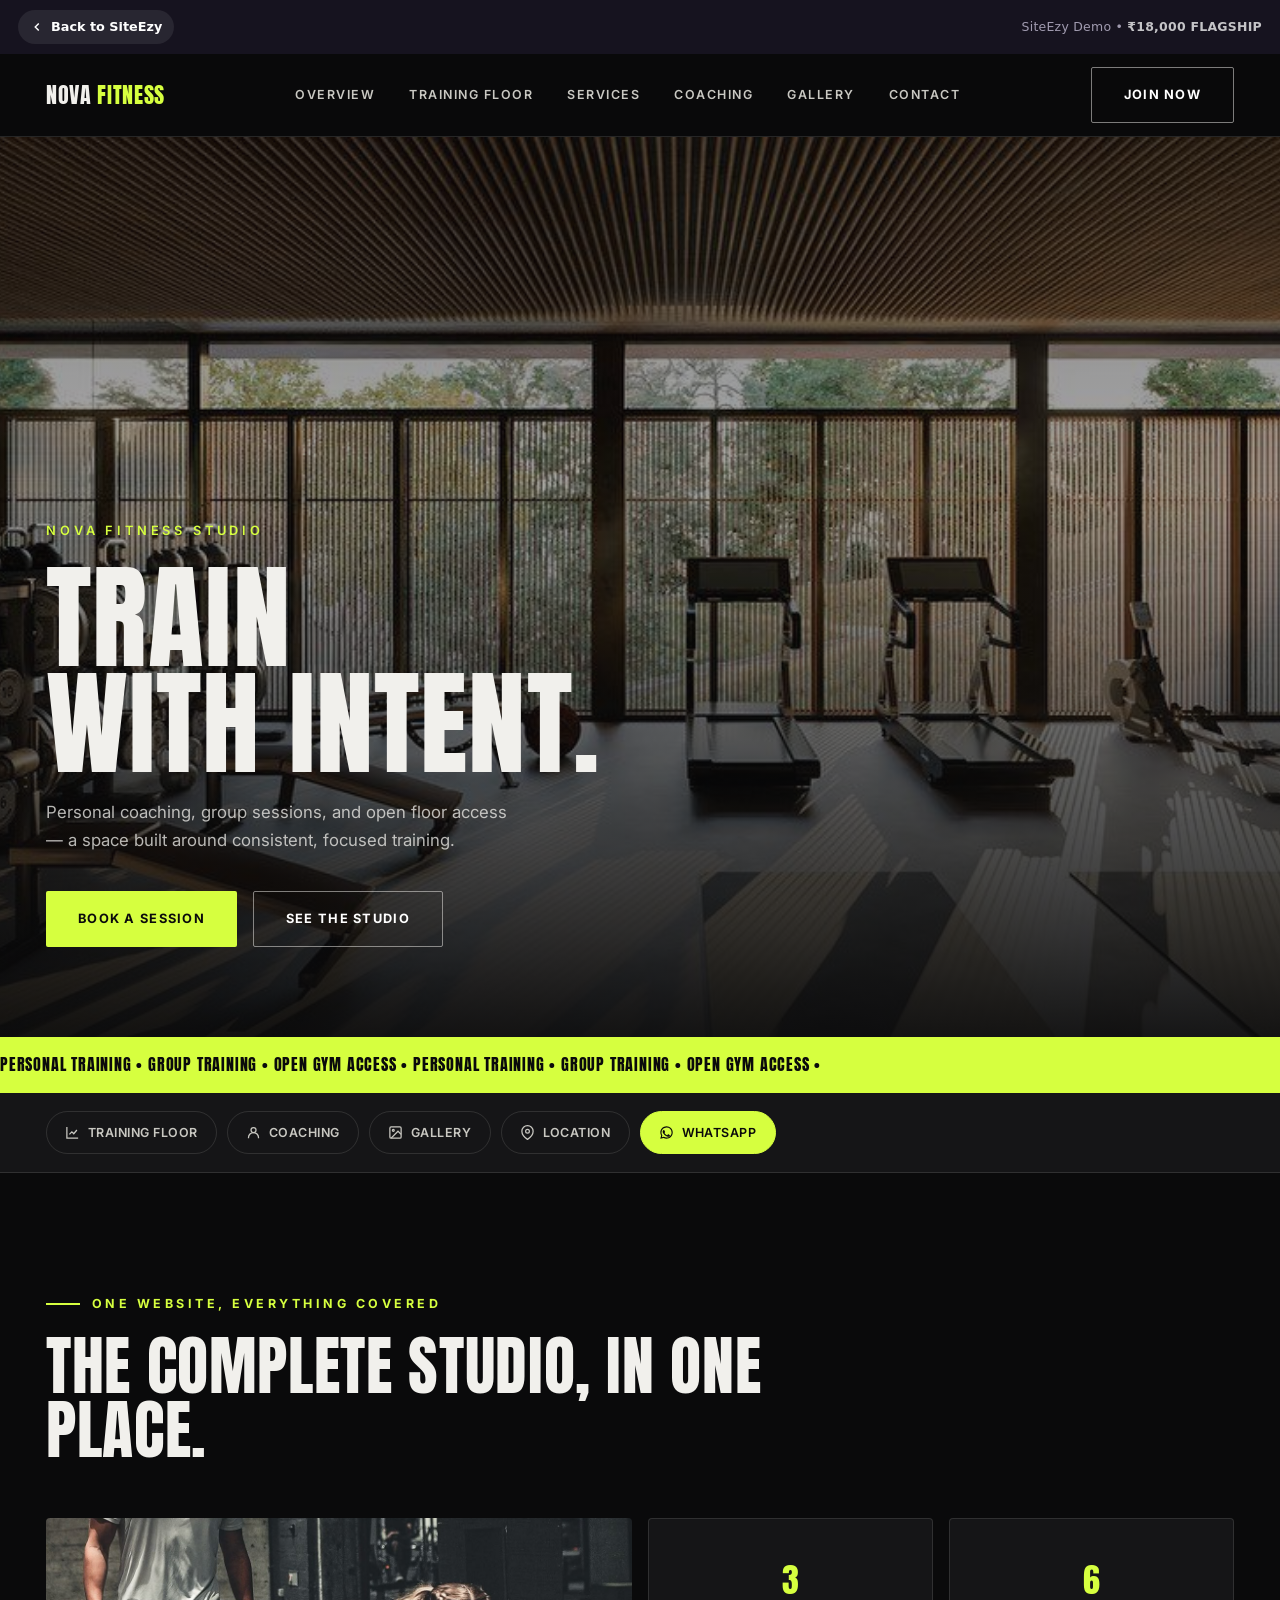
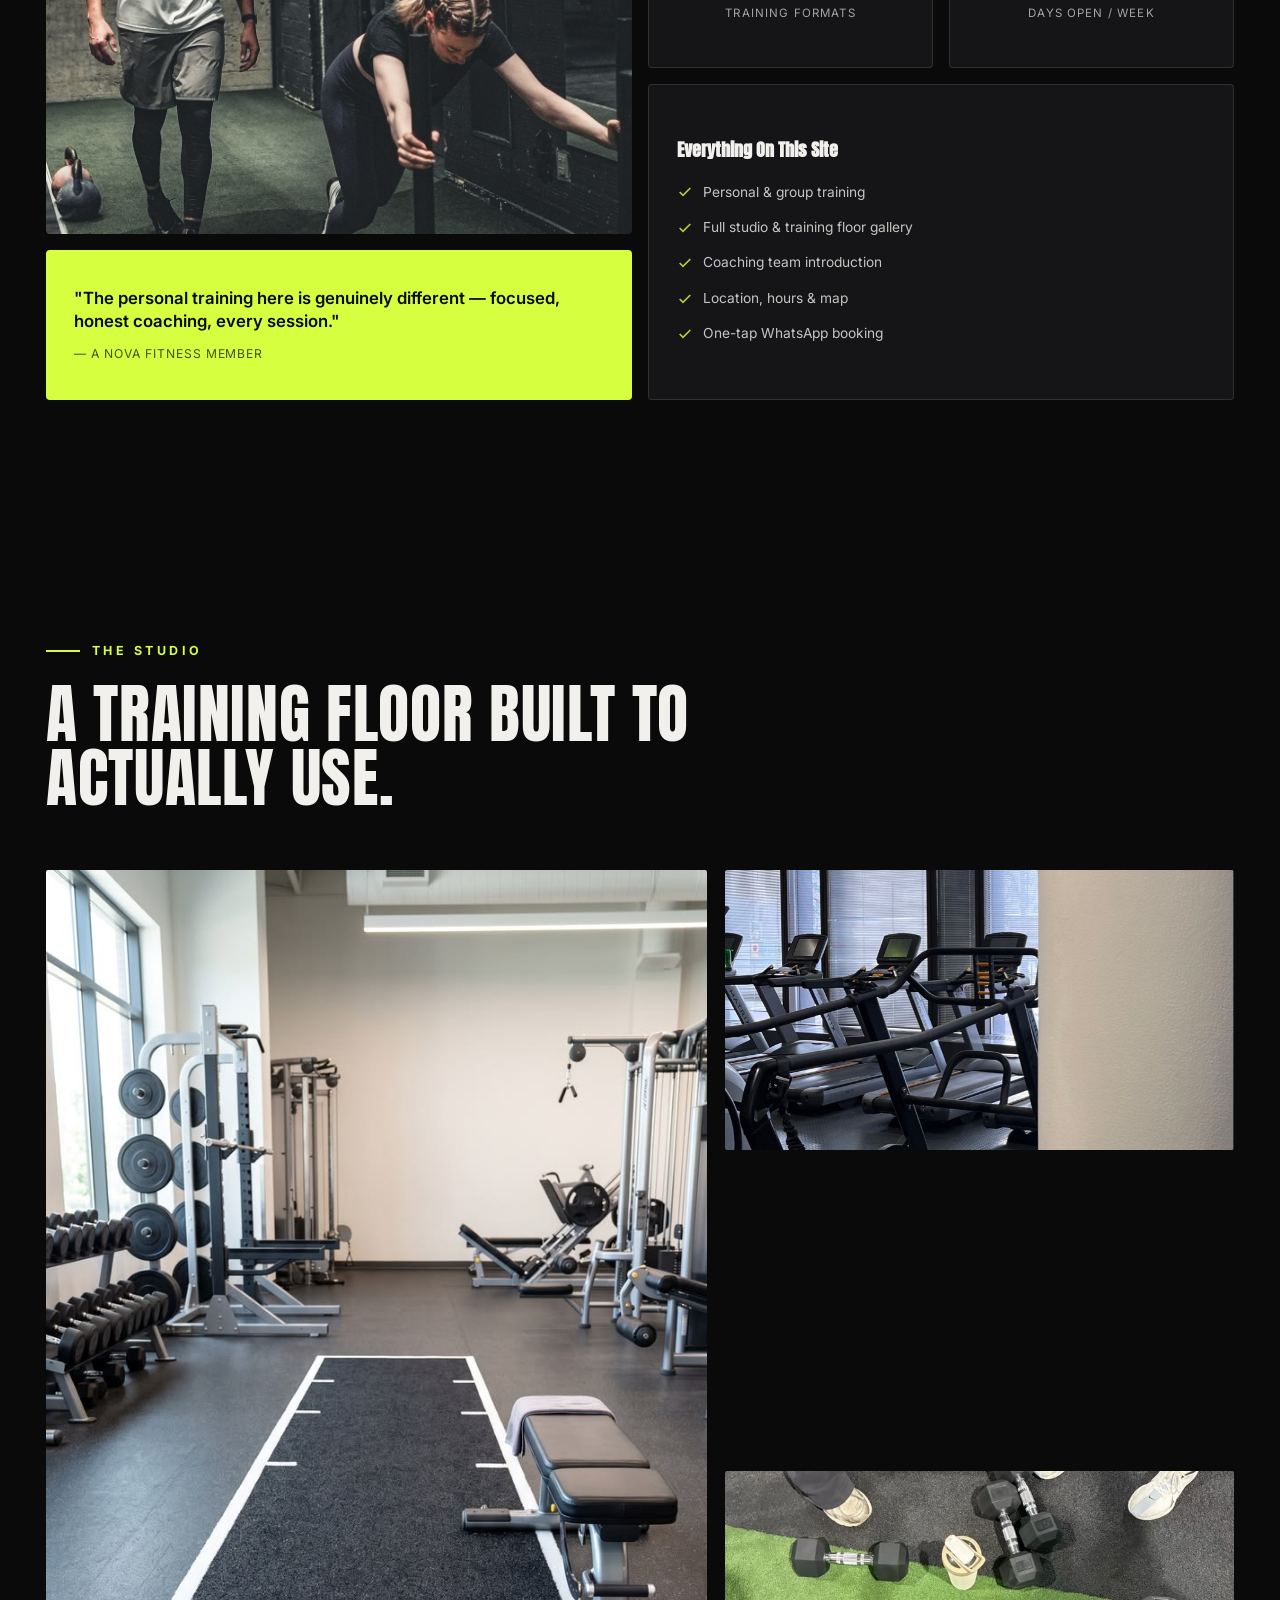
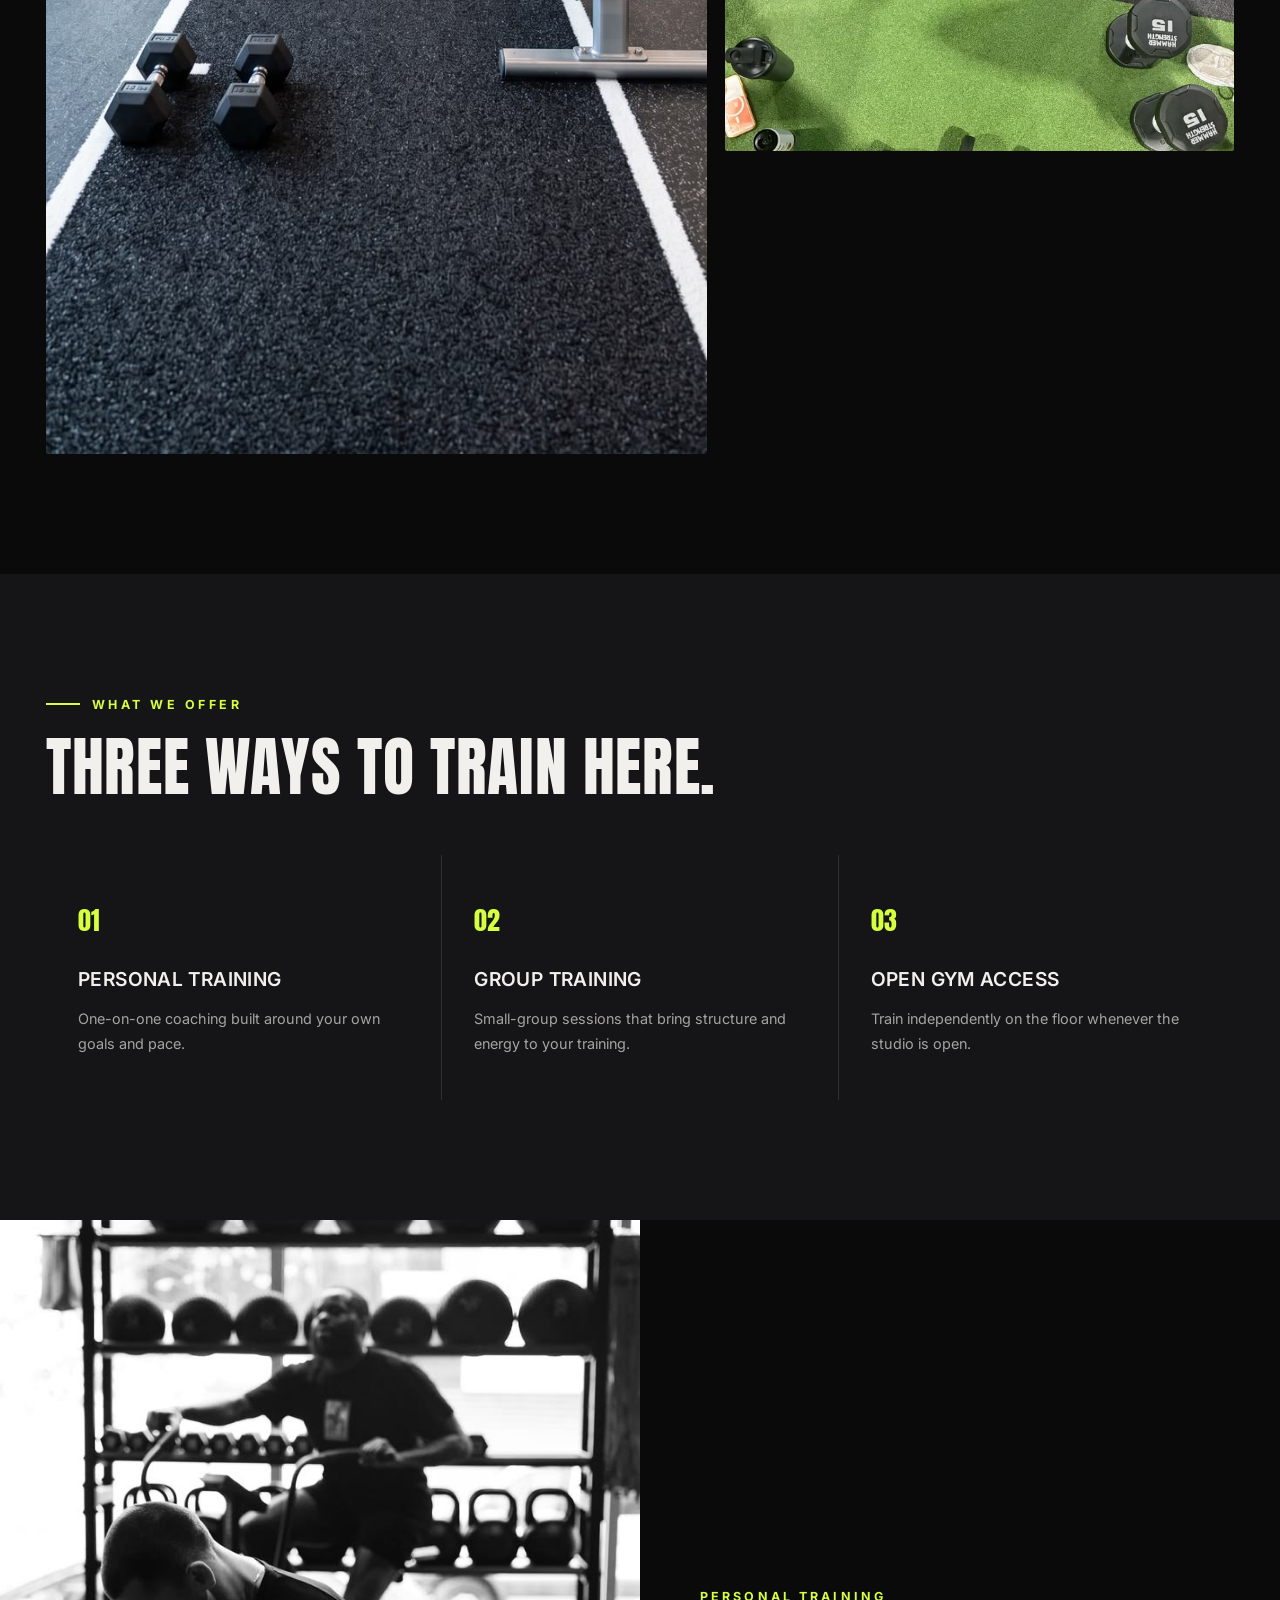
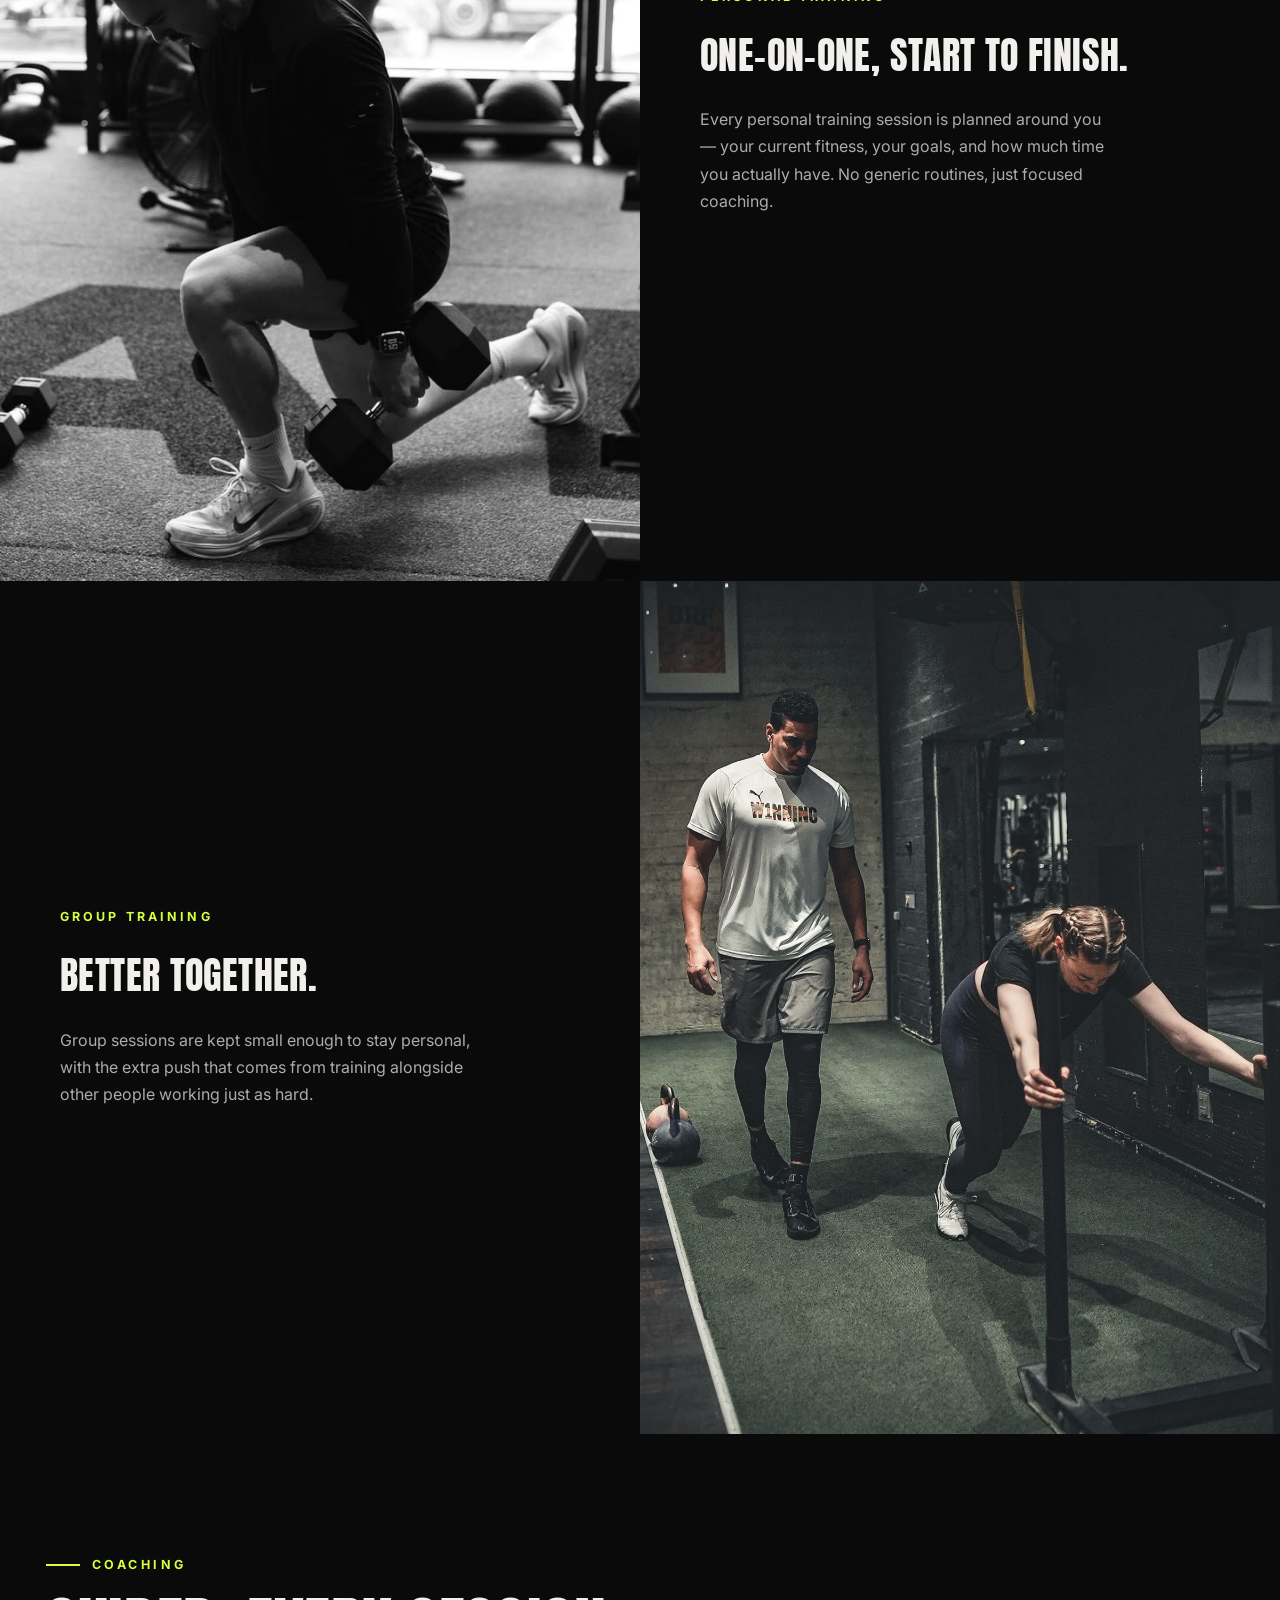
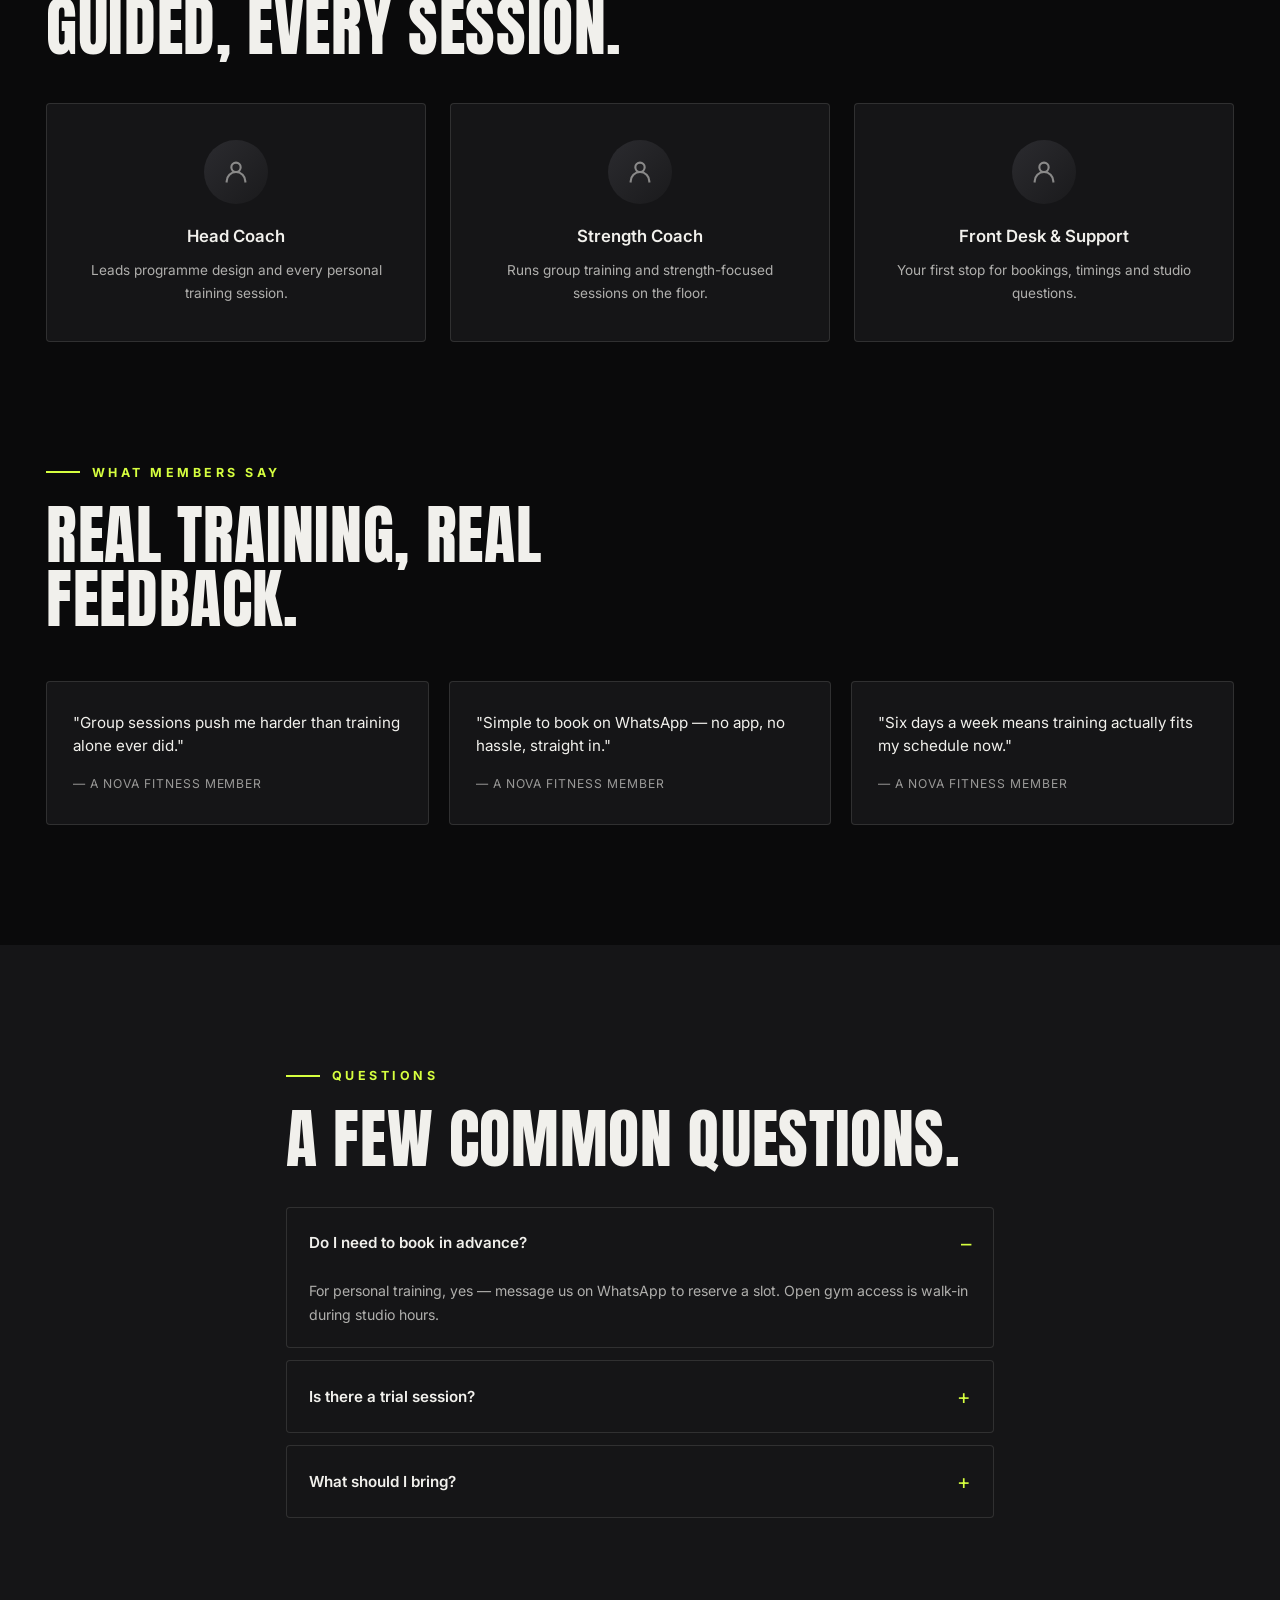
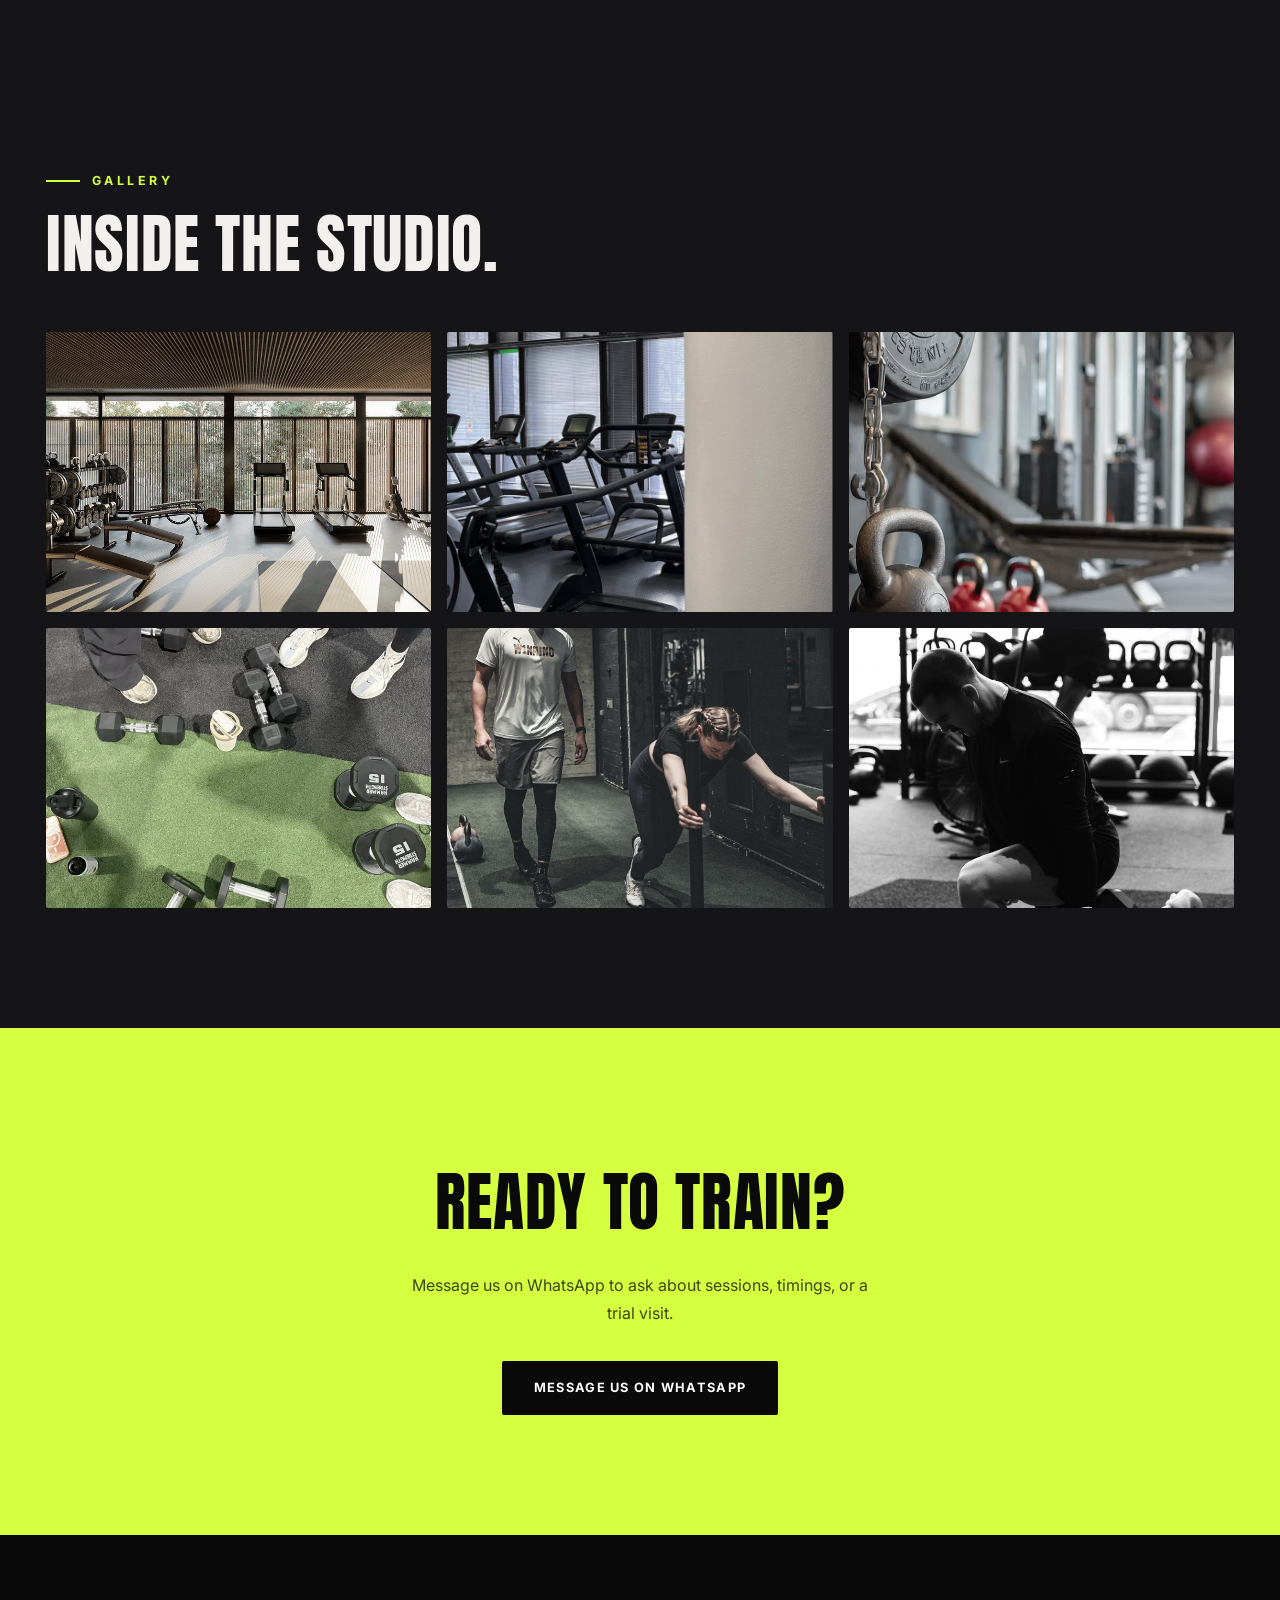
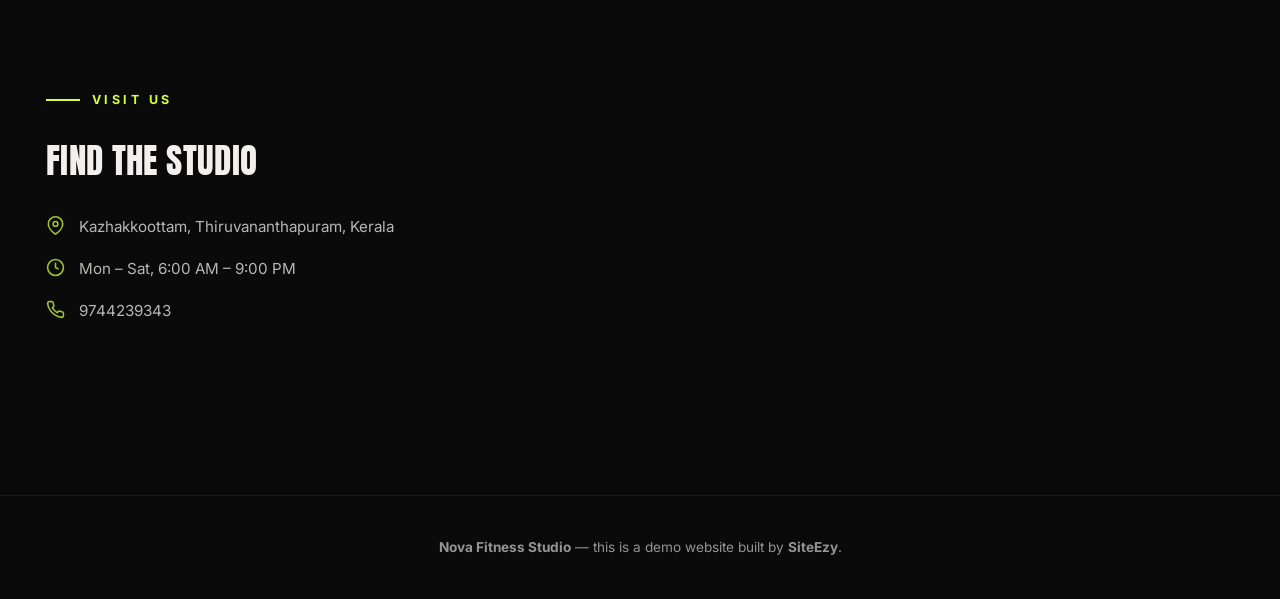
<file: demos/flagship/index.html>
<!doctype html>
<html lang="en">
<head>
<meta charset="UTF-8">
<meta name="viewport" content="width=device-width, initial-scale=1.0">
<title>Nova Fitness Studio</title>
<meta name="description" content="Nova Fitness Studio — personal training, group training, and open gym access.">
<link rel="icon" type="image/png" href="../../assets/brand/favicon.png">
<link rel="preconnect" href="https://fonts.googleapis.com">
<link href="https://fonts.googleapis.com/css2?family=Anton&family=Inter:wght@300;400;500;600;700&display=swap" rel="stylesheet">
<link rel="stylesheet" href="../../css/demos.css">
<style>
  :root{ --void:#0A0A0B; --void-soft:#151517; --paper:#F1F0EC; --acid:#D6FF3F; --line:rgba(241,240,236,.12); }
  *,*::before,*::after{ box-sizing:border-box; }
  html{ scroll-behavior:smooth; }
  body{ margin:0; font-family:'Inter',sans-serif; color:var(--paper); background:var(--void); line-height:1.7; overflow-x:hidden; }
  img{ max-width:100%; display:block; }
  a{ color:inherit; text-decoration:none; }
  h1,h2,h3,p{ margin:0; }
  .display{ font-family:'Anton',sans-serif; font-weight:400; text-transform:uppercase; letter-spacing:.01em; }
  .container{ max-width:1240px; margin:0 auto; padding:0 26px; }
  .section{ padding:120px 0; }
  @media (max-width:700px){ .section{ padding:70px 0; } }

  header.site{ position:sticky; top:38px; z-index:80; background:rgba(10,10,11,.75); backdrop-filter:blur(10px); border-bottom:1px solid var(--line); }
  header.site .container{ display:flex; align-items:center; justify-content:space-between; height:82px; }
  .brand{ font-family:'Anton',sans-serif; font-size:1.4rem; letter-spacing:.03em; }
  .brand span{ color:var(--acid); }
  nav.links{ display:flex; gap:34px; }
  nav.links a{ font-size:.78rem; letter-spacing:.12em; text-transform:uppercase; font-weight:600; color:#c9c8c2; }
  nav.links a:hover{ color:var(--acid); }
  .nav-toggle{ display:none; background:none; border:none; }
  .nav-toggle span{ display:block; width:23px; height:2px; background:#fff; margin:5px 0; }
  .mobile-menu{ display:none; flex-direction:column; padding:8px 26px 22px; background:var(--void); }
  .mobile-menu.open{ display:flex; }
  .mobile-menu a{ padding:13px 0; border-bottom:1px solid var(--line); font-size:.85rem; letter-spacing:.08em; text-transform:uppercase; }
  @media (max-width:900px){ nav.links{ display:none; } .nav-toggle{ display:block; } header.site .cta-btn{ display:none; } }

  .btn{ display:inline-flex; align-items:center; gap:10px; padding:16px 32px; font-size:.8rem; letter-spacing:.1em; text-transform:uppercase; font-weight:700; border-radius:2px; }
  .btn-acid{ background:var(--acid); color:var(--void); }
  .btn-acid:hover{ filter:brightness(1.08); }
  .btn-line{ border:1.5px solid rgba(241,240,236,.5); color:#fff; }
  .btn-line:hover{ background:#fff; color:var(--void); }

  .fade-up{ opacity:0; transform:translateY(40px); transition:opacity 1s cubic-bezier(.16,.8,.24,1), transform 1s cubic-bezier(.16,.8,.24,1); }
  .fade-up.in{ opacity:1; transform:translateY(0); }
  .scale-in{ opacity:0; transform:scale(1.08); transition:opacity 1.1s ease, transform 1.4s cubic-bezier(.16,.8,.24,1); }
  .scale-in.in{ opacity:1; transform:scale(1); }

  .hero{ position:relative; height:100vh; min-height:620px; overflow:hidden; }
  .hero img{ position:absolute; inset:0; width:100%; height:100%; object-fit:cover; }
  .hero::before{ content:''; position:absolute; inset:0; z-index:0; background:radial-gradient(700px 460px at 82% 18%, rgba(214,255,63,.16), transparent 60%); animation:heroglow 9s ease-in-out infinite; pointer-events:none; }
  .hero::after{ content:''; position:absolute; inset:0; background:linear-gradient(180deg, rgba(10,10,11,.5) 0%, rgba(10,10,11,.35) 40%, rgba(10,10,11,.95) 100%); pointer-events:none; }
  @keyframes heroglow{ 0%,100%{ opacity:.55; } 50%{ opacity:1; } }
  .hero-content{ position:relative; z-index:1; height:100%; display:flex; flex-direction:column; justify-content:flex-end; padding-bottom:90px; }
  .hero-content .kicker{ font-size:.8rem; letter-spacing:.3em; text-transform:uppercase; color:var(--acid); margin-bottom:22px; font-weight:600; }
  .hero-content h1{ font-size:clamp(3rem,9vw,7.5rem); line-height:.92; }
  .hero-content .sub{ margin-top:22px; max-width:480px; opacity:.75; font-size:1.05rem; }
  .hero-content .btn-row{ display:flex; gap:16px; margin-top:36px; flex-wrap:wrap; }

  .marquee{ background:var(--acid); color:var(--void); overflow:hidden; white-space:nowrap; padding:14px 0; }
  .marquee span{ display:inline-block; padding-right:40px; font-family:'Anton',sans-serif; font-size:1rem; letter-spacing:.05em; text-transform:uppercase; animation:scroll 22s linear infinite; }
  @keyframes scroll{ from{ transform:translateX(0);} to{ transform:translateX(-50%);} }

  /* ---- Quick-nav capability strip ---- */
  .quicknav{ border-bottom:1px solid var(--line); background:var(--void-soft); }
  .quicknav .container{ display:flex; gap:10px; overflow-x:auto; padding:18px 26px; scrollbar-width:none; }
  .quicknav .container::-webkit-scrollbar{ display:none; }
  .qn-item{ display:flex; align-items:center; gap:8px; flex:none; padding:10px 18px; border:1px solid var(--line); border-radius:999px; font-size:.78rem; font-weight:600; letter-spacing:.04em; text-transform:uppercase; color:#c9c8c2; transition:background .2s ease, color .2s ease, border-color .2s ease; }
  .qn-item svg{ width:15px; height:15px; flex:none; }
  .qn-item:hover{ background:var(--acid); color:var(--void); border-color:var(--acid); }
  .qn-item.qn-wa{ background:var(--acid); color:var(--void); border-color:var(--acid); }

  .floor-grid{ display:grid; grid-template-columns:1.3fr 1fr; gap:18px; margin-top:60px; }
  .floor-grid .big{ grid-row:span 2; }
  .floor-grid img{ width:100%; height:100%; object-fit:cover; border-radius:2px; }
  .floor-grid .big img{ height:100%; }
  .floor-grid .small img{ height:280px; }
  .eyebrow{ display:flex; align-items:center; gap:12px; font-size:.78rem; letter-spacing:.28em; text-transform:uppercase; color:var(--acid); font-weight:700; margin-bottom:20px; }
  .eyebrow::before{ content:''; width:34px; height:2px; background:var(--acid); }
  h2.big-title{ font-size:clamp(2.4rem,5vw,4.2rem); line-height:1; max-width:760px; }
  @media (max-width:820px){ .floor-grid{ grid-template-columns:1fr; } .floor-grid .big{ grid-row:auto; } }

  /* ---- Capability bento showcase: communicates breadth at a glance ---- */
  .bento-grid{ display:grid; grid-template-columns:repeat(4,1fr); grid-auto-rows:150px; gap:16px; margin-top:56px; }
  .bento-tile{ border-radius:4px; overflow:hidden; position:relative; }
  .bento-tile.img{ grid-column:span 2; grid-row:span 2; }
  .bento-tile.img img{ width:100%; height:100%; object-fit:cover; transition:transform .6s ease; }
  .bento-tile.img:hover img{ transform:scale(1.06); }
  .bento-tile.stat{ background:var(--void-soft); border:1px solid var(--line); display:flex; flex-direction:column; align-items:center; justify-content:center; text-align:center; padding:16px; }
  .bento-tile.stat .n{ font-family:'Anton',sans-serif; font-size:2.1rem; color:var(--acid); line-height:1; }
  .bento-tile.stat .l{ font-size:.72rem; letter-spacing:.1em; text-transform:uppercase; opacity:.65; margin-top:8px; }
  .bento-tile.quote{ grid-column:span 2; background:var(--acid); color:var(--void); padding:26px 28px; display:flex; flex-direction:column; justify-content:center; }
  .bento-tile.quote p{ font-size:1.05rem; font-weight:600; line-height:1.4; }
  .bento-tile.quote span{ display:block; margin-top:10px; font-size:.76rem; letter-spacing:.08em; text-transform:uppercase; opacity:.7; }
  .bento-tile.list{ grid-column:span 2; grid-row:span 2; background:var(--void-soft); border:1px solid var(--line); padding:26px 28px; }
  .bento-tile.list h4{ font-family:'Anton',sans-serif; font-size:1.1rem; margin-bottom:16px; }
  .bento-tile.list ul{ display:flex; flex-direction:column; gap:12px; list-style:none; margin:0; padding:0; }
  .bento-tile.list li{ display:flex; align-items:center; gap:10px; font-size:.86rem; opacity:.8; }
  .bento-tile.list svg{ width:16px; height:16px; color:var(--acid); flex:none; }
  @media (max-width:900px){
    .bento-grid{ grid-template-columns:repeat(2,1fr); grid-auto-rows:130px; }
    .bento-tile.img, .bento-tile.list, .bento-tile.quote{ grid-column:span 2; }
    .bento-tile.img{ grid-row:span 2; }
    .bento-tile.list{ grid-row:auto; }
  }

  .services-band{ background:var(--void-soft); }
  .service-cards{ display:grid; grid-template-columns:repeat(3,1fr); gap:1px; background:var(--line); margin-top:56px; }
  .service-cards .sc{ background:var(--void-soft); padding:44px 32px; transition:background .3s ease; }
  .service-cards .sc:hover{ background:#1D1D20; }
  .service-cards .sc .n{ font-family:'Anton',sans-serif; font-size:1.6rem; color:var(--acid); }
  .service-cards .sc h3{ font-size:1.2rem; margin:20px 0 12px; font-weight:600; text-transform:uppercase; letter-spacing:.02em; }
  .service-cards .sc p{ font-size:.9rem; opacity:.65; }
  @media (max-width:900px){ .service-cards{ grid-template-columns:1fr; } }

  .feature-row{ display:grid; grid-template-columns:1fr 1fr; gap:0; align-items:stretch; }
  .feature-row .fr-img{ overflow:hidden; }
  .feature-row .fr-img img{ width:100%; height:100%; min-height:460px; object-fit:cover; }
  .feature-row .fr-text{ display:flex; flex-direction:column; justify-content:center; padding:60px; }
  .feature-row .fr-text .tag{ font-size:.78rem; letter-spacing:.25em; text-transform:uppercase; color:var(--acid); margin-bottom:16px; font-weight:700; }
  .feature-row .fr-text h3{ font-size:clamp(1.8rem,3vw,2.6rem); }
  .feature-row .fr-text p{ margin-top:18px; opacity:.7; max-width:420px; }
  .feature-row.reverse .fr-img{ order:2; }
  .feature-row.reverse .fr-text{ order:1; }
  @media (max-width:900px){ .feature-row, .feature-row.reverse{ grid-template-columns:1fr; direction:ltr; } .feature-row .fr-text{ padding:48px 26px; } .feature-row .fr-img img{ min-height:320px; } }

  .team-panel{ background:var(--void-soft); border:1px solid var(--line); border-radius:4px; padding:50px 46px; display:flex; gap:40px; align-items:center; flex-wrap:wrap; }
  .team-panel .avatar-row{ display:flex; }
  .team-panel .avatar{ width:56px; height:56px; border-radius:50%; background:linear-gradient(135deg,#2b2b2f,#1a1a1c); border:2px solid var(--void-soft); margin-left:-14px; display:flex; align-items:center; justify-content:center; }
  .team-panel .avatar:first-child{ margin-left:0; }
  .team-panel .avatar svg{ width:26px; height:26px; opacity:.5; }
  .team-panel .tp-text{ flex:1; min-width:240px; }
  .team-panel h3{ font-size:1.5rem; margin-bottom:10px; }
  .team-panel p{ opacity:.7; max-width:520px; font-size:.94rem; }

  .team-grid{ display:grid; grid-template-columns:repeat(3,1fr); gap:24px; }
  .team-card{ background:var(--void-soft); border:1px solid var(--line); border-radius:4px; padding:36px 28px; text-align:center; }
  .team-card .avatar{ width:64px; height:64px; border-radius:50%; background:linear-gradient(135deg,#2b2b2f,#1a1a1c); display:flex; align-items:center; justify-content:center; margin:0 auto 18px; }
  .team-card .avatar svg{ width:28px; height:28px; opacity:.5; }
  .team-card h3{ font-size:1.05rem; margin-bottom:8px; font-weight:600; }
  .team-card p{ font-size:.85rem; opacity:.7; }
  @media (max-width:900px){ .team-grid{ grid-template-columns:1fr; } }

  /* ---- Testimonials ---- */
  .testi-grid{ display:grid; grid-template-columns:repeat(3,1fr); gap:20px; margin-top:50px; }
  .testi-card{ background:var(--void-soft); border:1px solid var(--line); border-radius:4px; padding:30px 26px; }
  .testi-card p{ font-size:.95rem; line-height:1.5; }
  .testi-card span{ display:block; margin-top:16px; font-size:.76rem; letter-spacing:.08em; text-transform:uppercase; opacity:.6; }
  @media (max-width:900px){ .testi-grid{ grid-template-columns:1fr; } }

  /* ---- FAQ accordion ---- */
  .nf-accordion{ border:1px solid var(--line); border-radius:4px; margin-bottom:12px; overflow:hidden; background:var(--void-soft); }
  .nf-accordion summary{ list-style:none; cursor:pointer; padding:18px 22px; display:flex; justify-content:space-between; align-items:center; font-weight:600; font-size:.95rem; }
  .nf-accordion summary::-webkit-details-marker{ display:none; }
  .nf-accordion summary::after{ content:'+'; font-size:1.3rem; color:var(--acid); font-weight:400; }
  .nf-accordion[open] summary::after{ content:'\2013'; }
  .nf-accordion-body{ padding:0 22px 20px; font-size:.88rem; opacity:.7; }

  .gallery-grid{ display:grid; grid-template-columns:repeat(3,1fr); gap:16px; margin-top:56px; }
  .gallery-grid img{ height:280px; width:100%; object-fit:cover; border-radius:2px; transition:transform .5s ease, filter .5s ease; filter:grayscale(35%); }
  .gallery-grid a:hover img{ transform:scale(1.03); filter:grayscale(0%); }
  @media (max-width:900px){ .gallery-grid{ grid-template-columns:1fr 1fr; } }
  @media (max-width:560px){ .gallery-grid{ grid-template-columns:1fr; } }

  .cta-final{ background:var(--acid); color:var(--void); text-align:center; }
  .cta-final h2{ font-size:clamp(2.2rem,5vw,4rem); }
  .cta-final p{ margin-top:16px; opacity:.75; max-width:480px; margin-left:auto; margin-right:auto; }
  .cta-final .btn-row{ display:flex; justify-content:center; gap:16px; margin-top:34px; flex-wrap:wrap; }
  .cta-final .btn-void{ background:var(--void); color:#fff; }

  .contact .container{ display:grid; grid-template-columns:1fr 1fr; gap:60px; align-items:center; }
  .contact .info-line{ display:flex; gap:14px; margin-bottom:16px; font-size:.95rem; opacity:.75; }
  .contact .info-line svg{ width:19px; height:19px; color:var(--acid); flex:none; margin-top:2px; }
  .map-box{ height:320px; border-radius:4px; overflow:hidden; filter:grayscale(60%) invert(92%) contrast(85%); }
  .map-box iframe{ width:100%; height:100%; border:0; }
  @media (max-width:900px){ .contact .container{ grid-template-columns:1fr; } }

  footer.site{ border-top:1px solid var(--line); padding:40px 0; text-align:center; font-size:.85rem; opacity:.6; }
  footer.site b{ opacity:1; }
</style>
</head>
<body>

<div class="siteezy-demo-bar">
  <a href="../../index.html#demos" class="back-link"><svg viewBox="0 0 24 24" fill="none" stroke="currentColor" stroke-width="2.5"><path d="M15 18l-6-6 6-6"/></svg> Back to SiteEzy</a>
  <div class="demo-tag">SiteEzy Demo • <b>₹18,000 FLAGSHIP</b></div>
</div>

<header class="site">
  <div class="container">
    <a href="#" class="brand">NOVA <span>FITNESS</span></a>
    <nav class="links">
      <a href="#overview">Overview</a>
      <a href="#floor">Training Floor</a>
      <a href="#services">Services</a>
      <a href="#team">Coaching</a>
      <a href="#gallery">Gallery</a>
      <a href="#contact">Contact</a>
    </nav>
    <a href="#" class="btn btn-line cta-btn" id="waTop" target="_blank" rel="noopener">Join Now</a>
    <button class="nav-toggle" id="navToggle" aria-label="Menu"><span></span><span></span><span></span></button>
  </div>
  <div class="mobile-menu" id="mobileMenu">
    <a href="#overview">Overview</a>
    <a href="#floor">Training Floor</a>
    <a href="#services">Services</a>
    <a href="#team">Coaching</a>
    <a href="#gallery">Gallery</a>
    <a href="#contact">Contact</a>
  </div>
</header>

<section class="hero">
  <img class="scale-in in" src="../../assets/nova-fitness/hero/nova-hero-modern-gym-windows.jpg" alt="Nova Fitness Studio training floor">
  <div class="container hero-content">
    <div class="kicker fade-up in">Nova Fitness Studio</div>
    <h1 class="display fade-up in">Train<br>With Intent.</h1>
    <p class="sub fade-up in">Personal coaching, group sessions, and open floor access — a space built around consistent, focused training.</p>
    <div class="btn-row fade-up in">
      <a href="#" class="btn btn-acid" id="waHero" target="_blank" rel="noopener">Book a Session</a>
      <a href="#floor" class="btn btn-line">See the Studio</a>
    </div>
  </div>
</section>

<div class="marquee"><span>PERSONAL TRAINING • GROUP TRAINING • OPEN GYM ACCESS • PERSONAL TRAINING • GROUP TRAINING • OPEN GYM ACCESS • </span></div>

<section class="quicknav">
  <div class="container">
    <a href="#floor" class="qn-item"><svg viewBox="0 0 24 24" fill="none" stroke="currentColor" stroke-width="2"><path d="M3 3v18h18"/><path d="M7 15l4-4 3 3 5-6"/></svg>Training Floor</a>
    <a href="#team" class="qn-item"><svg viewBox="0 0 24 24" fill="none" stroke="currentColor" stroke-width="2"><circle cx="12" cy="8" r="4"/><path d="M4 21v-1a8 8 0 0 1 16 0v1"/></svg>Coaching</a>
    <a href="#gallery" class="qn-item"><svg viewBox="0 0 24 24" fill="none" stroke="currentColor" stroke-width="2"><rect x="3" y="3" width="18" height="18" rx="2"/><circle cx="8.5" cy="8.5" r="1.5"/><path d="M21 15l-5-5L5 21"/></svg>Gallery</a>
    <a href="#contact" class="qn-item"><svg viewBox="0 0 24 24" fill="none" stroke="currentColor" stroke-width="2"><path d="M21 10c0 7-9 13-9 13s-9-6-9-13a9 9 0 0 1 18 0z"/><circle cx="12" cy="10" r="3"/></svg>Location</a>
    <a href="#" class="qn-item qn-wa" id="waQuick" target="_blank" rel="noopener"><svg viewBox="0 0 24 24" fill="currentColor"><path d="M12.04 2C6.58 2 2.13 6.45 2.13 11.91c0 1.75.46 3.45 1.32 4.95L2 22l5.29-1.39a9.9 9.9 0 0 0 4.75 1.21h.01c5.46 0 9.91-4.45 9.91-9.91 0-2.65-1.03-5.14-2.9-7.01A9.82 9.82 0 0 0 12.04 2m0 1.8a8.1 8.1 0 0 1 8.1 8.11c0 4.47-3.63 8.1-8.1 8.1a8 8 0 0 1-4.1-1.12l-.29-.17-3.05.8.82-2.97-.19-.3a8.06 8.06 0 0 1-1.24-4.34 8.1 8.1 0 0 1 8.05-8.11m-4.42 4.3c-.19 0-.5.07-.76.36s-1 .97-1 2.38 1.02 2.76 1.16 2.95 2 3.19 4.86 4.35c2.4.97 2.89.78 3.41.73s1.67-.68 1.9-1.34.24-1.22.17-1.34-.26-.19-.55-.33-1.67-.83-1.93-.92-.45-.14-.64.14-.73.92-.9 1.11-.33.21-.62.07a7.7 7.7 0 0 1-2.28-1.41 8.6 8.6 0 0 1-1.58-1.96c-.17-.28 0-.43.13-.57s.28-.33.43-.5.19-.28.29-.47.05-.36-.02-.5-.63-1.55-.87-2.12-.47-.48-.64-.49z"></path></svg>WhatsApp</a>
  </div>
</section>

<section class="section" id="overview">
  <div class="container">
    <div class="eyebrow">One Website, Everything Covered</div>
    <h2 class="display big-title fade-up" style="margin-bottom:0">The complete studio, in one place.</h2>
    <div class="bento-grid">
      <div class="bento-tile img fade-up"><img src="../../assets/nova-fitness/training/nova-training-kettlebell-sled-duo.jpg" alt="Training session at Nova Fitness Studio" loading="lazy"></div>
      <div class="bento-tile stat fade-up"><div class="n">3</div><div class="l">Training Formats</div></div>
      <div class="bento-tile stat fade-up"><div class="n">6</div><div class="l">Days Open / Week</div></div>
      <div class="bento-tile list fade-up">
        <h4>Everything On This Site</h4>
        <ul>
          <li><svg viewBox="0 0 24 24" fill="none" stroke="currentColor" stroke-width="2.5"><path d="M20 6L9 17l-5-5"/></svg>Personal &amp; group training</li>
          <li><svg viewBox="0 0 24 24" fill="none" stroke="currentColor" stroke-width="2.5"><path d="M20 6L9 17l-5-5"/></svg>Full studio &amp; training floor gallery</li>
          <li><svg viewBox="0 0 24 24" fill="none" stroke="currentColor" stroke-width="2.5"><path d="M20 6L9 17l-5-5"/></svg>Coaching team introduction</li>
          <li><svg viewBox="0 0 24 24" fill="none" stroke="currentColor" stroke-width="2.5"><path d="M20 6L9 17l-5-5"/></svg>Location, hours &amp; map</li>
          <li><svg viewBox="0 0 24 24" fill="none" stroke="currentColor" stroke-width="2.5"><path d="M20 6L9 17l-5-5"/></svg>One-tap WhatsApp booking</li>
        </ul>
      </div>
      <div class="bento-tile quote fade-up">
        <p>"The personal training here is genuinely different — focused, honest coaching, every session."</p>
        <span>— A Nova Fitness member</span>
      </div>
    </div>
  </div>
</section>

<section class="section" id="floor">
  <div class="container">
    <div class="eyebrow">The Studio</div>
    <h2 class="display big-title fade-up">A training floor built to actually use.</h2>
    <div class="floor-grid">
      <div class="big fade-up"><img src="../../assets/nova-fitness/gym/nova-gym-empty-equipment-floor.jpg" alt="Nova Fitness training floor" loading="lazy"></div>
      <div class="small fade-up"><img src="../../assets/nova-fitness/gym/nova-gym-treadmill-row.jpg" alt="Treadmill row at Nova Fitness" loading="lazy"></div>
      <div class="small fade-up"><img src="../../assets/nova-fitness/gym/nova-gym-overhead-dumbbells.jpg" alt="Dumbbell rack at Nova Fitness" loading="lazy"></div>
    </div>
  </div>
</section>

<section class="services-band section" id="services">
  <div class="container">
    <div class="eyebrow">What We Offer</div>
    <h2 class="display big-title fade-up">Three ways to train here.</h2>
    <div class="service-cards">
      <div class="sc fade-up"><div class="n">01</div><h3>Personal Training</h3><p>One-on-one coaching built around your own goals and pace.</p></div>
      <div class="sc fade-up"><div class="n">02</div><h3>Group Training</h3><p>Small-group sessions that bring structure and energy to your training.</p></div>
      <div class="sc fade-up"><div class="n">03</div><h3>Open Gym Access</h3><p>Train independently on the floor whenever the studio is open.</p></div>
    </div>
  </div>
</section>

<section class="feature-row">
  <div class="fr-img"><img class="scale-in" src="../../assets/nova-fitness/training/nova-training-lunge-bw.jpg" alt="Personal training session at Nova Fitness" loading="lazy"></div>
  <div class="fr-text fade-up">
    <div class="tag">Personal Training</div>
    <h3 class="display">One-on-one, start to finish.</h3>
    <p>Every personal training session is planned around you — your current fitness, your goals, and how much time you actually have. No generic routines, just focused coaching.</p>
  </div>
</section>

<section class="feature-row reverse">
  <div class="fr-img"><img class="scale-in" src="../../assets/nova-fitness/training/nova-training-kettlebell-sled-duo.jpg" alt="Group training session at Nova Fitness" loading="lazy"></div>
  <div class="fr-text fade-up">
    <div class="tag">Group Training</div>
    <h3 class="display">Better together.</h3>
    <p>Group sessions are kept small enough to stay personal, with the extra push that comes from training alongside other people working just as hard.</p>
  </div>
</section>

<section class="section" id="team">
  <div class="container">
    <div class="eyebrow">Coaching</div>
    <h2 class="display big-title fade-up" style="margin-bottom:44px">Guided, every session.</h2>
    <div class="team-grid">
      <div class="team-card fade-up">
        <div class="avatar"><svg viewBox="0 0 24 24" fill="none" stroke="#F1F0EC" stroke-width="1.8"><circle cx="12" cy="8" r="4"/><path d="M4 21v-1a8 8 0 0 1 16 0v1"/></svg></div>
        <h3>Head Coach</h3>
        <p>Leads programme design and every personal training session.</p>
      </div>
      <div class="team-card fade-up">
        <div class="avatar"><svg viewBox="0 0 24 24" fill="none" stroke="#F1F0EC" stroke-width="1.8"><circle cx="12" cy="8" r="4"/><path d="M4 21v-1a8 8 0 0 1 16 0v1"/></svg></div>
        <h3>Strength Coach</h3>
        <p>Runs group training and strength-focused sessions on the floor.</p>
      </div>
      <div class="team-card fade-up">
        <div class="avatar"><svg viewBox="0 0 24 24" fill="none" stroke="#F1F0EC" stroke-width="1.8"><circle cx="12" cy="8" r="4"/><path d="M4 21v-1a8 8 0 0 1 16 0v1"/></svg></div>
        <h3>Front Desk &amp; Support</h3>
        <p>Your first stop for bookings, timings and studio questions.</p>
      </div>
    </div>
  </div>
</section>

<section class="section" id="testimonials" style="padding-top:0">
  <div class="container">
    <div class="eyebrow">What Members Say</div>
    <h2 class="display big-title fade-up" style="margin-bottom:0">Real training, real feedback.</h2>
    <div class="testi-grid">
      <div class="testi-card fade-up"><p>"Group sessions push me harder than training alone ever did."</p><span>— A Nova Fitness member</span></div>
      <div class="testi-card fade-up"><p>"Simple to book on WhatsApp — no app, no hassle, straight in."</p><span>— A Nova Fitness member</span></div>
      <div class="testi-card fade-up"><p>"Six days a week means training actually fits my schedule now."</p><span>— A Nova Fitness member</span></div>
    </div>
  </div>
</section>

<section class="section" id="studiofaq" style="background:var(--void-soft)">
  <div class="container" style="max-width:760px">
    <div class="eyebrow">Questions</div>
    <h2 class="display big-title fade-up" style="margin-bottom:36px">A few common questions.</h2>
    <details class="nf-accordion fade-up" open>
      <summary>Do I need to book in advance?</summary>
      <div class="nf-accordion-body">For personal training, yes — message us on WhatsApp to reserve a slot. Open gym access is walk-in during studio hours.</div>
    </details>
    <details class="nf-accordion fade-up">
      <summary>Is there a trial session?</summary>
      <div class="nf-accordion-body">Message us on WhatsApp and we'll talk you through the best way to try the studio out.</div>
    </details>
    <details class="nf-accordion fade-up">
      <summary>What should I bring?</summary>
      <div class="nf-accordion-body">Comfortable training clothes, a water bottle, and a towel. We'll guide you through the rest on your first visit.</div>
    </details>
  </div>
</section>

<section class="section" id="gallery" style="background:var(--void-soft)">
  <div class="container">
    <div class="eyebrow">Gallery</div>
    <h2 class="display big-title fade-up" style="margin-bottom:0">Inside the studio.</h2>
    <div class="gallery-grid">
      <a href="../../assets/nova-fitness/hero/nova-hero-modern-gym-windows.jpg" target="_blank" rel="noopener" class="fade-up"><img src="../../assets/nova-fitness/hero/nova-hero-modern-gym-windows.jpg" alt="" loading="lazy"></a>
      <a href="../../assets/nova-fitness/gym/nova-gym-treadmill-row.jpg" target="_blank" rel="noopener" class="fade-up"><img src="../../assets/nova-fitness/gym/nova-gym-treadmill-row.jpg" alt="" loading="lazy"></a>
      <a href="../../assets/nova-fitness/detail/nova-detail-kettlebells-plates.jpg" target="_blank" rel="noopener" class="fade-up"><img src="../../assets/nova-fitness/detail/nova-detail-kettlebells-plates.jpg" alt="" loading="lazy"></a>
      <a href="../../assets/nova-fitness/gym/nova-gym-overhead-dumbbells.jpg" target="_blank" rel="noopener" class="fade-up"><img src="../../assets/nova-fitness/gym/nova-gym-overhead-dumbbells.jpg" alt="" loading="lazy"></a>
      <a href="../../assets/nova-fitness/training/nova-training-kettlebell-sled-duo.jpg" target="_blank" rel="noopener" class="fade-up"><img src="../../assets/nova-fitness/training/nova-training-kettlebell-sled-duo.jpg" alt="" loading="lazy"></a>
      <a href="../../assets/nova-fitness/training/nova-training-lunge-bw.jpg" target="_blank" rel="noopener" class="fade-up"><img src="../../assets/nova-fitness/training/nova-training-lunge-bw.jpg" alt="" loading="lazy"></a>
    </div>
  </div>
</section>

<section class="cta-final section">
  <div class="container">
    <h2 class="display">Ready to Train?</h2>
    <p>Message us on WhatsApp to ask about sessions, timings, or a trial visit.</p>
    <div class="btn-row">
      <a href="#" class="btn btn-void" id="waCta" target="_blank" rel="noopener">Message Us on WhatsApp</a>
    </div>
  </div>
</section>

<section class="section contact" id="contact">
  <div class="container">
    <div>
      <div class="eyebrow">Visit Us</div>
      <h2 class="display" style="font-size:2.2rem;margin-bottom:24px">Find the Studio</h2>
      <div class="info-line"><svg viewBox="0 0 24 24" fill="none" stroke="currentColor" stroke-width="2"><path d="M21 10c0 7-9 13-9 13s-9-6-9-13a9 9 0 0 1 18 0z"/><circle cx="12" cy="10" r="3"/></svg><span>Kazhakkoottam, Thiruvananthapuram, Kerala</span></div>
      <div class="info-line"><svg viewBox="0 0 24 24" fill="none" stroke="currentColor" stroke-width="2"><path d="M12 6v6l4 2"/><circle cx="12" cy="12" r="10"/></svg><span>Mon – Sat, 6:00 AM – 9:00 PM</span></div>
      <div class="info-line"><svg viewBox="0 0 24 24" fill="none" stroke="currentColor" stroke-width="2"><path d="M22 16.92v3a2 2 0 0 1-2.18 2 19.79 19.79 0 0 1-8.63-3.07 19.5 19.5 0 0 1-6-6 19.79 19.79 0 0 1-3.07-8.67A2 2 0 0 1 4.11 2h3a2 2 0 0 1 2 1.72c.127.96.361 1.903.7 2.81a2 2 0 0 1-.45 2.11L8.09 9.91a16 16 0 0 0 6 6l1.27-1.27a2 2 0 0 1 2.11-.45c.907.339 1.85.573 2.81.7A2 2 0 0 1 22 16.92z"/></svg><span>9744239343</span></div>
    </div>
    <div class="map-box">
      <iframe src="https://www.google.com/maps?q=Kazhakkoottam,Thiruvananthapuram&output=embed" loading="lazy" referrerpolicy="no-referrer-when-downgrade" title="Nova Fitness Studio location map"></iframe>
    </div>
  </div>
</section>

<footer class="site">
  <b>Nova Fitness Studio</b> — this is a demo website built by <b>SiteEzy</b>.
</footer>

<script src="../../js/whatsapp.js"></script>
<script>
  document.getElementById("navToggle").addEventListener("click", () => {
    document.getElementById("mobileMenu").classList.toggle("open");
  });
  document.querySelectorAll("#mobileMenu a").forEach(a => a.addEventListener("click", () => {
    document.getElementById("mobileMenu").classList.remove("open");
  }));

  const msg = "Hi Nova Fitness Studio, I found your website through SiteEzy and I'd like to ask about training sessions.";
  ["waTop","waHero","waCta","waQuick"].forEach(id => {
    document.getElementById(id).href = buildWhatsAppLink(msg);
  });

  const io = new IntersectionObserver((entries) => {
    entries.forEach((entry) => {
      if (entry.isIntersecting){
        entry.target.classList.add("in");
        io.unobserve(entry.target);
      }
    });
  }, { threshold: 0.18, rootMargin: "0px 0px -70px 0px" });
  document.querySelectorAll(".fade-up, .scale-in").forEach(el => io.observe(el));
</script>
</body>
</html>
</file>
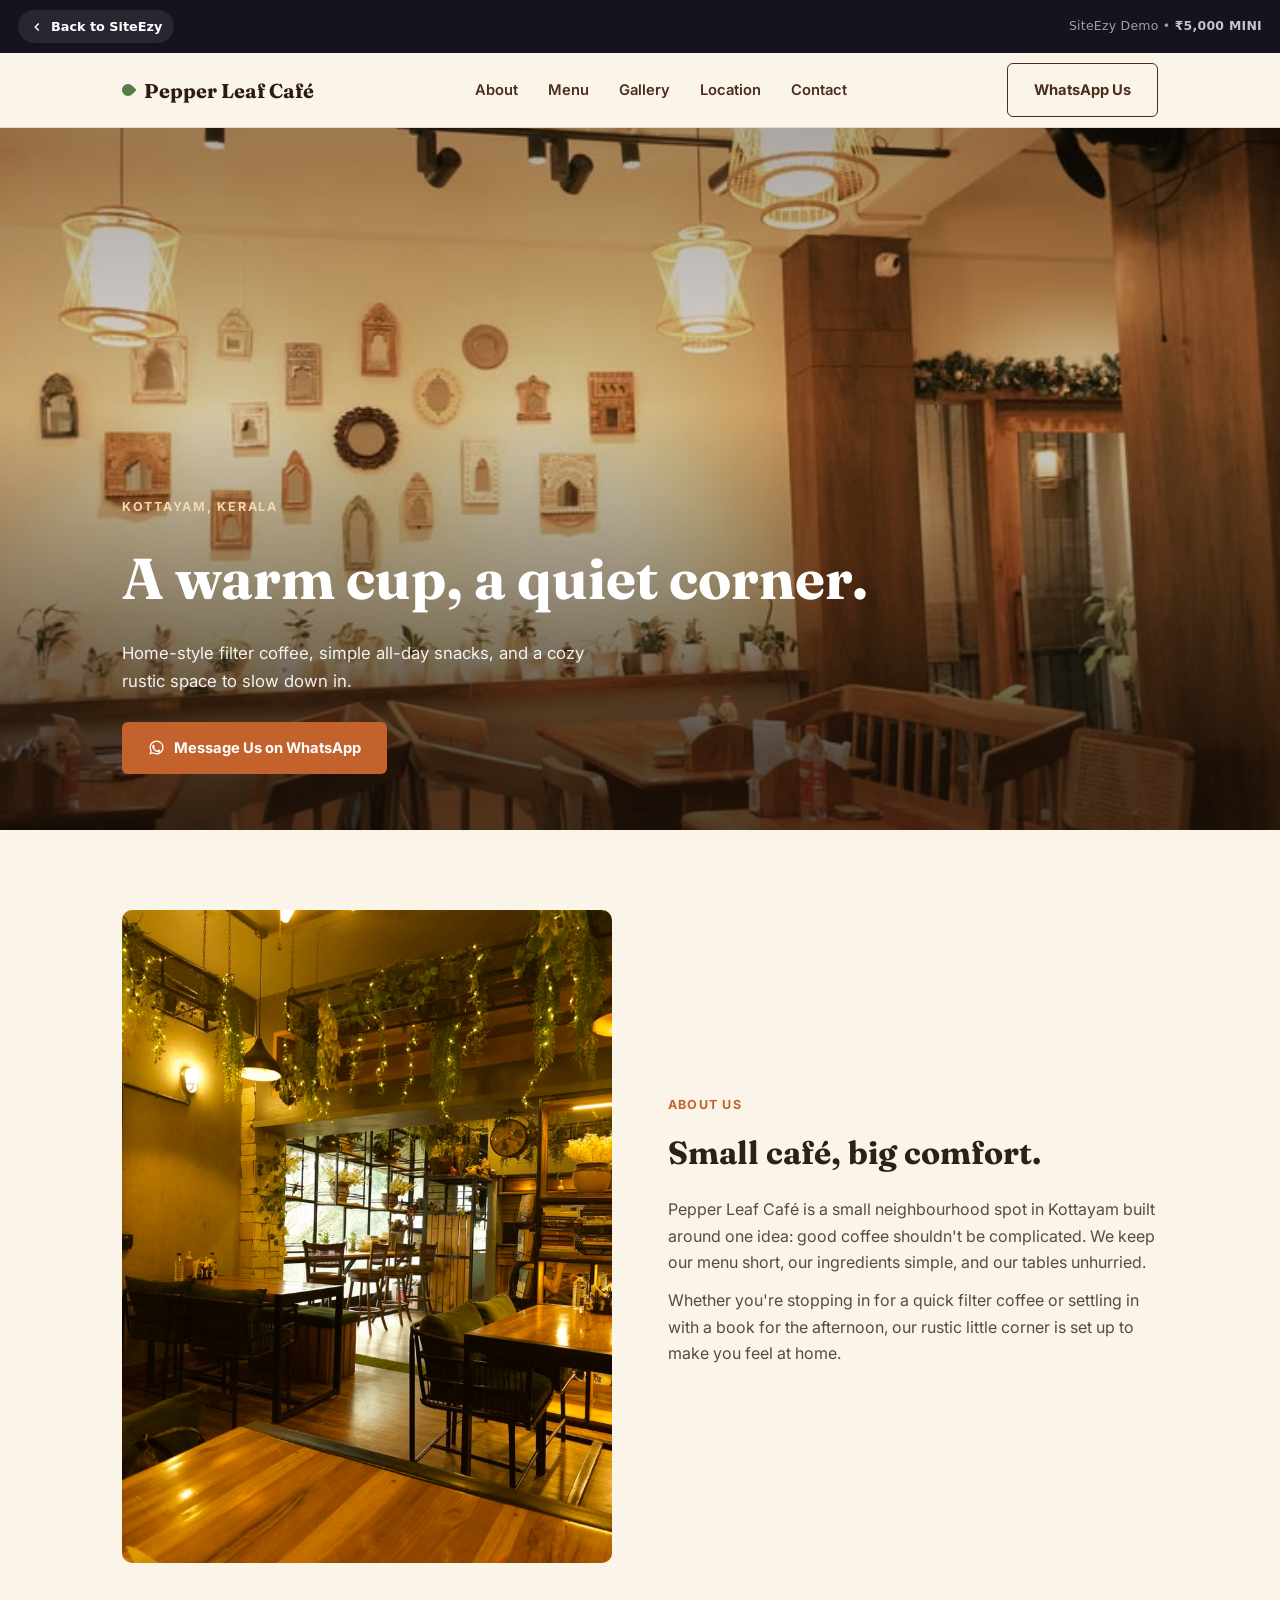
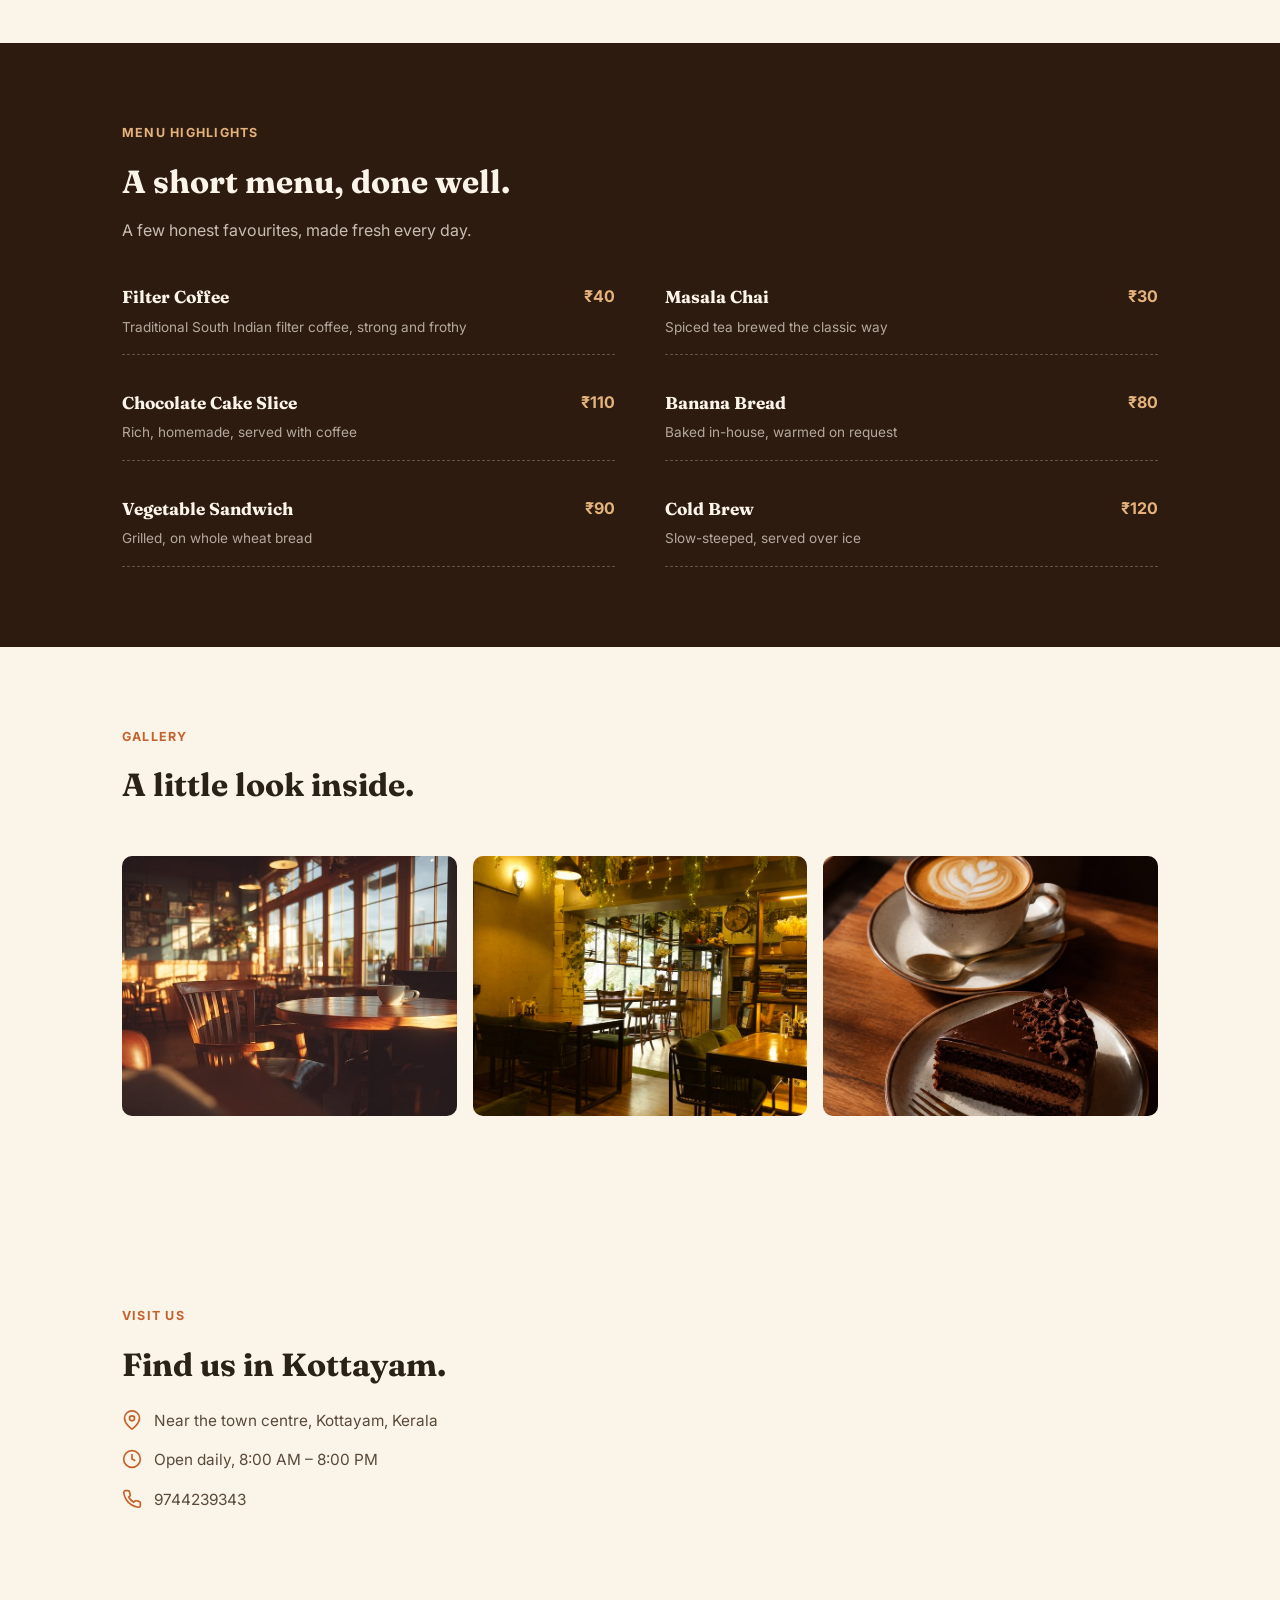
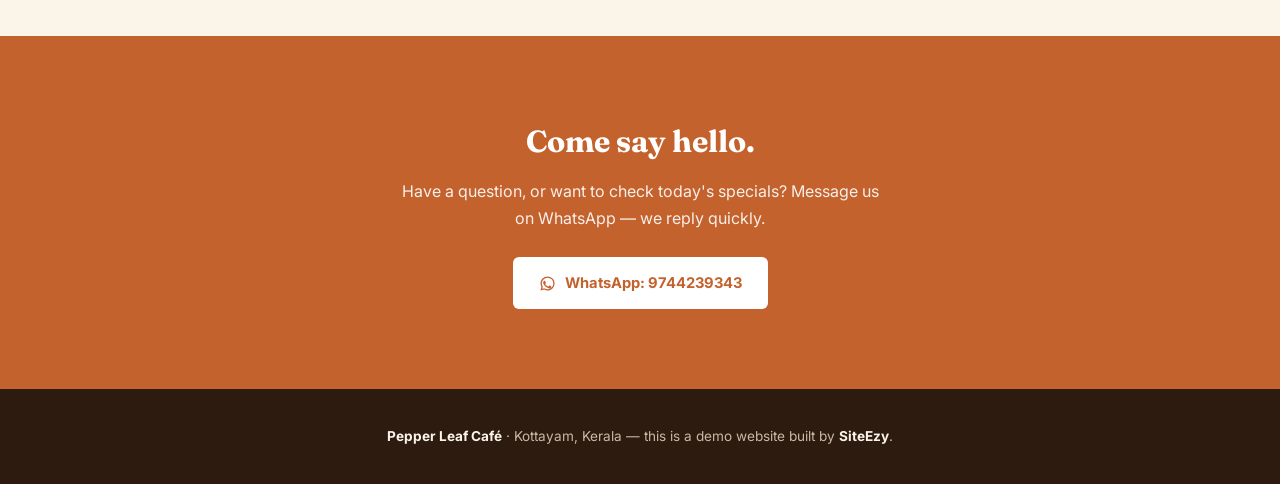
<file: demos/mini/index.html>
<!doctype html>
<html lang="en">
<head>
<meta charset="UTF-8">
<meta name="viewport" content="width=device-width, initial-scale=1.0">
<title>Pepper Leaf Café | Kottayam</title>
<meta name="description" content="Pepper Leaf Café — a cozy, home-style café in Kottayam, Kerala.">
<link rel="icon" type="image/png" href="../../assets/brand/favicon.png">
<link rel="preconnect" href="https://fonts.googleapis.com">
<link href="https://fonts.googleapis.com/css2?family=Fraunces:wght@500;600;700&family=Inter:wght@400;500;600;700&display=swap" rel="stylesheet">
<link rel="stylesheet" href="../../css/demos.css">
<style>
  :root{
    --coffee: #4A2E1E;
    --coffee-deep: #2E1B10;
    --cream: #FBF4E9;
    --terracotta: #C4622D;
    --leaf: #5C7A45;
    --ink: #2A2117;
  }
  *,*::before,*::after{ box-sizing:border-box; }
  body{ margin:0; font-family:'Inter',sans-serif; color:var(--ink); background:var(--cream); line-height:1.65; }
  img{ max-width:100%; display:block; }
  a{ color:inherit; text-decoration:none; }
  h1,h2,h3,p{ margin:0; }
  .container{ max-width:1080px; margin:0 auto; padding:0 22px; }
  .section{ padding:80px 0; }
  @media (max-width:700px){ .section{ padding:52px 0; } }
  .serif{ font-family:'Fraunces',serif; }

  header.site{ background:var(--cream); border-bottom:1px solid rgba(74,46,30,.12); position:sticky; top:38px; z-index:50; }
  header.site .container{ display:flex; align-items:center; justify-content:space-between; height:74px; }
  .brand{ display:flex; align-items:center; gap:10px; font-family:'Fraunces',serif; font-weight:700; font-size:1.25rem; color:var(--coffee-deep); }
  .brand .leaf-dot{ width:12px; height:12px; border-radius:50% 0 50% 50%; background:var(--leaf); transform:rotate(45deg); }
  nav.links{ display:flex; gap:30px; }
  nav.links a{ font-weight:600; font-size:.92rem; color:var(--coffee); }
  nav.links a:hover{ color:var(--terracotta); }
  .nav-toggle{ display:none; background:none; border:none; }
  .nav-toggle span{ display:block; width:22px; height:2px; background:var(--coffee); margin:5px 0; }
  .mobile-menu{ display:none; flex-direction:column; padding:10px 22px 20px; gap:2px; background:var(--cream); border-bottom:1px solid rgba(74,46,30,.12); }
  .mobile-menu.open{ display:flex; }
  .mobile-menu a{ padding:12px 0; font-weight:600; border-bottom:1px solid rgba(74,46,30,.1); }
  @media (max-width:760px){ nav.links{ display:none; } .nav-toggle{ display:block; } header.site .cta-btn{display:none;} }

  .btn{ display:inline-flex; align-items:center; gap:9px; padding:14px 26px; border-radius:6px; font-weight:700; font-size:.92rem; }
  .btn-primary{ background:var(--terracotta); color:#fff; }
  .btn-outline{ border:1.5px solid var(--coffee); color:var(--coffee); }
  .btn svg{ width:17px; height:17px; }

  .hero{ position:relative; height:78vh; min-height:480px; display:flex; align-items:flex-end; }
  .hero img{ position:absolute; inset:0; width:100%; height:100%; object-fit:cover; }
  .hero::after{ content:''; position:absolute; inset:0; background:linear-gradient(0deg, rgba(20,12,6,.72) 10%, rgba(20,12,6,.15) 60%, rgba(20,12,6,.35)); pointer-events:none; }
  .hero-content{ position:relative; z-index:1; padding:50px 22px 56px; color:#fff; max-width:1080px; margin:0 auto; width:100%; }
  .hero-content .kicker{ font-weight:700; letter-spacing:.14em; text-transform:uppercase; font-size:.78rem; color:#F3D9B1; margin-bottom:14px; }
  .hero-content h1{ font-size:clamp(2.2rem,5.5vw,3.6rem); font-weight:700; }
  .hero-content p{ margin-top:14px; font-size:1.05rem; max-width:480px; opacity:.92; }
  .hero-content .btn{ margin-top:26px; }

  .about .container{ display:grid; grid-template-columns:1fr 1fr; gap:56px; align-items:center; }
  .about img{ border-radius:10px; }
  .about .kicker{ color:var(--terracotta); font-weight:700; letter-spacing:.1em; text-transform:uppercase; font-size:.78rem; margin-bottom:12px; }
  .about h2{ font-size:2rem; margin-bottom:16px; }
  .about p{ color:#5b4a3a; margin-bottom:12px; }
  @media (max-width:820px){ .about .container{ grid-template-columns:1fr; } }

  .menu{ background:var(--coffee-deep); color:var(--cream); }
  .menu .kicker{ color:#E3B37B; font-weight:700; letter-spacing:.1em; text-transform:uppercase; font-size:.78rem; margin-bottom:12px; }
  .menu h2{ font-size:2rem; margin-bottom:8px; }
  .menu p.lead{ opacity:.75; max-width:440px; margin-bottom:40px; }
  .menu-grid{ display:grid; grid-template-columns:1fr 1fr; gap:34px 50px; }
  .menu-item{ display:flex; justify-content:space-between; gap:16px; padding-bottom:16px; border-bottom:1px dashed rgba(251,244,233,.25); }
  .menu-item b{ font-family:'Fraunces',serif; font-size:1.08rem; }
  .menu-item span.d{ display:block; font-size:.85rem; opacity:.65; margin-top:4px; }
  .menu-item .price{ font-weight:700; color:#E3B37B; white-space:nowrap; }
  @media (max-width:700px){ .menu-grid{ grid-template-columns:1fr; } }

  .gallery-grid{ display:grid; grid-template-columns:repeat(3,1fr); gap:16px; margin-top:44px; }
  .gallery-grid img{ height:260px; width:100%; object-fit:cover; border-radius:10px; }
  @media (max-width:820px){ .gallery-grid{ grid-template-columns:1fr 1fr; } .gallery-grid img{ height:200px; } }
  @media (max-width:520px){ .gallery-grid{ grid-template-columns:1fr; } }

  .location .container{ display:grid; grid-template-columns:1fr 1fr; gap:50px; align-items:center; }
  .location .kicker{ color:var(--terracotta); font-weight:700; letter-spacing:.1em; text-transform:uppercase; font-size:.78rem; margin-bottom:12px; }
  .location h2{ font-size:2rem; margin-bottom:16px; }
  .location .info-line{ display:flex; gap:12px; margin-bottom:14px; font-size:.96rem; color:#5b4a3a; }
  .location .info-line svg{ width:20px; height:20px; color:var(--terracotta); flex:none; margin-top:2px; }
  .map-box{ border-radius:10px; overflow:hidden; height:280px; }
  .map-box iframe{ width:100%; height:100%; border:0; }
  @media (max-width:820px){ .location .container{ grid-template-columns:1fr; } }

  .contact-band{ background:var(--terracotta); color:#fff; text-align:center; }
  .contact-band h2{ font-size:1.9rem; margin-bottom:12px; }
  .contact-band p{ opacity:.9; max-width:480px; margin:0 auto; }
  .contact-band .btn{ margin-top:26px; background:#fff; color:var(--terracotta); }

  footer.site{ background:var(--coffee-deep); color:#c9b8a4; padding:36px 0; text-align:center; font-size:.85rem; }
  footer.site b{ color:var(--cream); }
</style>
</head>
<body>

<div class="siteezy-demo-bar">
  <a href="../../index.html#demos" class="back-link"><svg viewBox="0 0 24 24" fill="none" stroke="currentColor" stroke-width="2.5"><path d="M15 18l-6-6 6-6"/></svg> Back to SiteEzy</a>
  <div class="demo-tag">SiteEzy Demo • <b>₹5,000 MINI</b></div>
</div>

<header class="site">
  <div class="container">
    <a href="#" class="brand"><span class="leaf-dot"></span> Pepper Leaf Café</a>
    <nav class="links">
      <a href="#about">About</a>
      <a href="#menu">Menu</a>
      <a href="#gallery">Gallery</a>
      <a href="#location">Location</a>
      <a href="#contact">Contact</a>
    </nav>
    <a href="#" class="btn btn-outline cta-btn" id="waTop" target="_blank" rel="noopener">WhatsApp Us</a>
    <button class="nav-toggle" id="navToggle" aria-label="Menu"><span></span><span></span><span></span></button>
  </div>
  <div class="mobile-menu" id="mobileMenu">
    <a href="#about">About</a>
    <a href="#menu">Menu</a>
    <a href="#gallery">Gallery</a>
    <a href="#location">Location</a>
    <a href="#contact">Contact</a>
  </div>
</header>

<section class="hero">
  <img src="../../assets/cafe/hero/cafe-hero-rustic-interior.jpg" alt="Pepper Leaf Café rustic interior">
  <div class="hero-content">
    <div class="kicker">Kottayam, Kerala</div>
    <h1 class="serif">A warm cup, a quiet corner.</h1>
    <p>Home-style filter coffee, simple all-day snacks, and a cozy rustic space to slow down in.</p>
    <a href="#" class="btn btn-primary" id="waHero" target="_blank" rel="noopener">
      <svg viewBox="0 0 24 24" fill="currentColor"><path d="M12.04 2C6.58 2 2.13 6.45 2.13 11.91c0 1.75.46 3.45 1.32 4.95L2 22l5.29-1.39a9.9 9.9 0 0 0 4.75 1.21h.01c5.46 0 9.91-4.45 9.91-9.91 0-2.65-1.03-5.14-2.9-7.01A9.82 9.82 0 0 0 12.04 2m0 1.8a8.1 8.1 0 0 1 8.1 8.11c0 4.47-3.63 8.1-8.1 8.1a8 8 0 0 1-4.1-1.12l-.29-.17-3.05.8.82-2.97-.19-.3a8.06 8.06 0 0 1-1.24-4.34 8.1 8.1 0 0 1 8.05-8.11m-4.42 4.3c-.19 0-.5.07-.76.36s-1 .97-1 2.38 1.02 2.76 1.16 2.95 2 3.19 4.86 4.35c2.4.97 2.89.78 3.41.73s1.67-.68 1.9-1.34.24-1.22.17-1.34-.26-.19-.55-.33-1.67-.83-1.93-.92-.45-.14-.64.14-.73.92-.9 1.11-.33.21-.62.07a7.7 7.7 0 0 1-2.28-1.41 8.6 8.6 0 0 1-1.58-1.96c-.17-.28 0-.43.13-.57s.28-.33.43-.5.19-.28.29-.47.05-.36-.02-.5-.63-1.55-.87-2.12-.47-.48-.64-.49z"></path></svg>
      Message Us on WhatsApp
    </a>
  </div>
</section>

<section class="about section" id="about">
  <div class="container">
    <img src="../../assets/cafe/interior/cafe-interior-plants-lights.jpg" alt="Pepper Leaf Café interior with plants and warm lights" loading="lazy">
    <div>
      <div class="kicker">About Us</div>
      <h2 class="serif">Small café, big comfort.</h2>
      <p>Pepper Leaf Café is a small neighbourhood spot in Kottayam built around one idea: good coffee shouldn't be complicated. We keep our menu short, our ingredients simple, and our tables unhurried.</p>
      <p>Whether you're stopping in for a quick filter coffee or settling in with a book for the afternoon, our rustic little corner is set up to make you feel at home.</p>
    </div>
  </div>
</section>

<section class="menu section" id="menu">
  <div class="container">
    <div class="kicker">Menu Highlights</div>
    <h2 class="serif">A short menu, done well.</h2>
    <p class="lead">A few honest favourites, made fresh every day.</p>
    <div class="menu-grid">
      <div class="menu-item"><div><b class="serif">Filter Coffee</b><span class="d">Traditional South Indian filter coffee, strong and frothy</span></div><span class="price">₹40</span></div>
      <div class="menu-item"><div><b class="serif">Masala Chai</b><span class="d">Spiced tea brewed the classic way</span></div><span class="price">₹30</span></div>
      <div class="menu-item"><div><b class="serif">Chocolate Cake Slice</b><span class="d">Rich, homemade, served with coffee</span></div><span class="price">₹110</span></div>
      <div class="menu-item"><div><b class="serif">Banana Bread</b><span class="d">Baked in-house, warmed on request</span></div><span class="price">₹80</span></div>
      <div class="menu-item"><div><b class="serif">Vegetable Sandwich</b><span class="d">Grilled, on whole wheat bread</span></div><span class="price">₹90</span></div>
      <div class="menu-item"><div><b class="serif">Cold Brew</b><span class="d">Slow-steeped, served over ice</span></div><span class="price">₹120</span></div>
    </div>
  </div>
</section>

<section class="section" id="gallery">
  <div class="container">
    <div class="kicker" style="color:var(--terracotta);font-weight:700;letter-spacing:.1em;text-transform:uppercase;font-size:.78rem;margin-bottom:12px">Gallery</div>
    <h2 class="serif" style="font-size:2rem">A little look inside.</h2>
    <div class="gallery-grid">
      <img src="../../assets/cafe/interior/cafe-interior-sunset-table.jpg" alt="Café table at sunset" loading="lazy">
      <img src="../../assets/cafe/interior/cafe-interior-plants-lights.jpg" alt="Café interior with plants" loading="lazy">
      <img src="../../assets/cafe/food/cafe-coffee-and-chocolate-cake.jpg" alt="Coffee and chocolate cake" loading="lazy">
    </div>
  </div>
</section>

<section class="location section" id="location">
  <div class="container">
    <div>
      <div class="kicker">Visit Us</div>
      <h2 class="serif">Find us in Kottayam.</h2>
      <div class="info-line"><svg viewBox="0 0 24 24" fill="none" stroke="currentColor" stroke-width="2"><path d="M21 10c0 7-9 13-9 13s-9-6-9-13a9 9 0 0 1 18 0z"/><circle cx="12" cy="10" r="3"/></svg><span>Near the town centre, Kottayam, Kerala</span></div>
      <div class="info-line"><svg viewBox="0 0 24 24" fill="none" stroke="currentColor" stroke-width="2"><path d="M12 6v6l4 2"/><circle cx="12" cy="12" r="10"/></svg><span>Open daily, 8:00 AM – 8:00 PM</span></div>
      <div class="info-line"><svg viewBox="0 0 24 24" fill="none" stroke="currentColor" stroke-width="2"><path d="M22 16.92v3a2 2 0 0 1-2.18 2 19.79 19.79 0 0 1-8.63-3.07 19.5 19.5 0 0 1-6-6 19.79 19.79 0 0 1-3.07-8.67A2 2 0 0 1 4.11 2h3a2 2 0 0 1 2 1.72c.127.96.361 1.903.7 2.81a2 2 0 0 1-.45 2.11L8.09 9.91a16 16 0 0 0 6 6l1.27-1.27a2 2 0 0 1 2.11-.45c.907.339 1.85.573 2.81.7A2 2 0 0 1 22 16.92z"/></svg><span>9744239343</span></div>
    </div>
    <div class="map-box">
      <iframe src="https://www.google.com/maps?q=Kottayam,Kerala&output=embed" loading="lazy" referrerpolicy="no-referrer-when-downgrade" title="Pepper Leaf Café location map"></iframe>
    </div>
  </div>
</section>

<section class="contact-band section" id="contact">
  <div class="container">
    <h2 class="serif">Come say hello.</h2>
    <p>Have a question, or want to check today's specials? Message us on WhatsApp — we reply quickly.</p>
    <a href="#" class="btn" id="waBottom" target="_blank" rel="noopener">
      <svg viewBox="0 0 24 24" fill="currentColor" width="18" height="18"><path d="M12.04 2C6.58 2 2.13 6.45 2.13 11.91c0 1.75.46 3.45 1.32 4.95L2 22l5.29-1.39a9.9 9.9 0 0 0 4.75 1.21h.01c5.46 0 9.91-4.45 9.91-9.91 0-2.65-1.03-5.14-2.9-7.01A9.82 9.82 0 0 0 12.04 2m0 1.8a8.1 8.1 0 0 1 8.1 8.11c0 4.47-3.63 8.1-8.1 8.1a8 8 0 0 1-4.1-1.12l-.29-.17-3.05.8.82-2.97-.19-.3a8.06 8.06 0 0 1-1.24-4.34 8.1 8.1 0 0 1 8.05-8.11m-4.42 4.3c-.19 0-.5.07-.76.36s-1 .97-1 2.38 1.02 2.76 1.16 2.95 2 3.19 4.86 4.35c2.4.97 2.89.78 3.41.73s1.67-.68 1.9-1.34.24-1.22.17-1.34-.26-.19-.55-.33-1.67-.83-1.93-.92-.45-.14-.64.14-.73.92-.9 1.11-.33.21-.62.07a7.7 7.7 0 0 1-2.28-1.41 8.6 8.6 0 0 1-1.58-1.96c-.17-.28 0-.43.13-.57s.28-.33.43-.5.19-.28.29-.47.05-.36-.02-.5-.63-1.55-.87-2.12-.47-.48-.64-.49z"></path></svg>
      WhatsApp: 9744239343
    </a>
  </div>
</section>

<footer class="site">
  <b>Pepper Leaf Café</b> · Kottayam, Kerala — this is a demo website built by <b>SiteEzy</b>.
</footer>

<script src="../../js/whatsapp.js"></script>
<script>
  document.getElementById("navToggle").addEventListener("click", () => {
    document.getElementById("mobileMenu").classList.toggle("open");
  });
  document.querySelectorAll("#mobileMenu a").forEach(a => a.addEventListener("click", () => {
    document.getElementById("mobileMenu").classList.remove("open");
  }));

  const msg = "Hi Pepper Leaf Café, I found your website through SiteEzy and I'd like to know more.";
  ["waTop","waHero","waBottom"].forEach(id => {
    document.getElementById(id).href = buildWhatsAppLink(msg);
  });
</script>
</body>
</html>
</file>
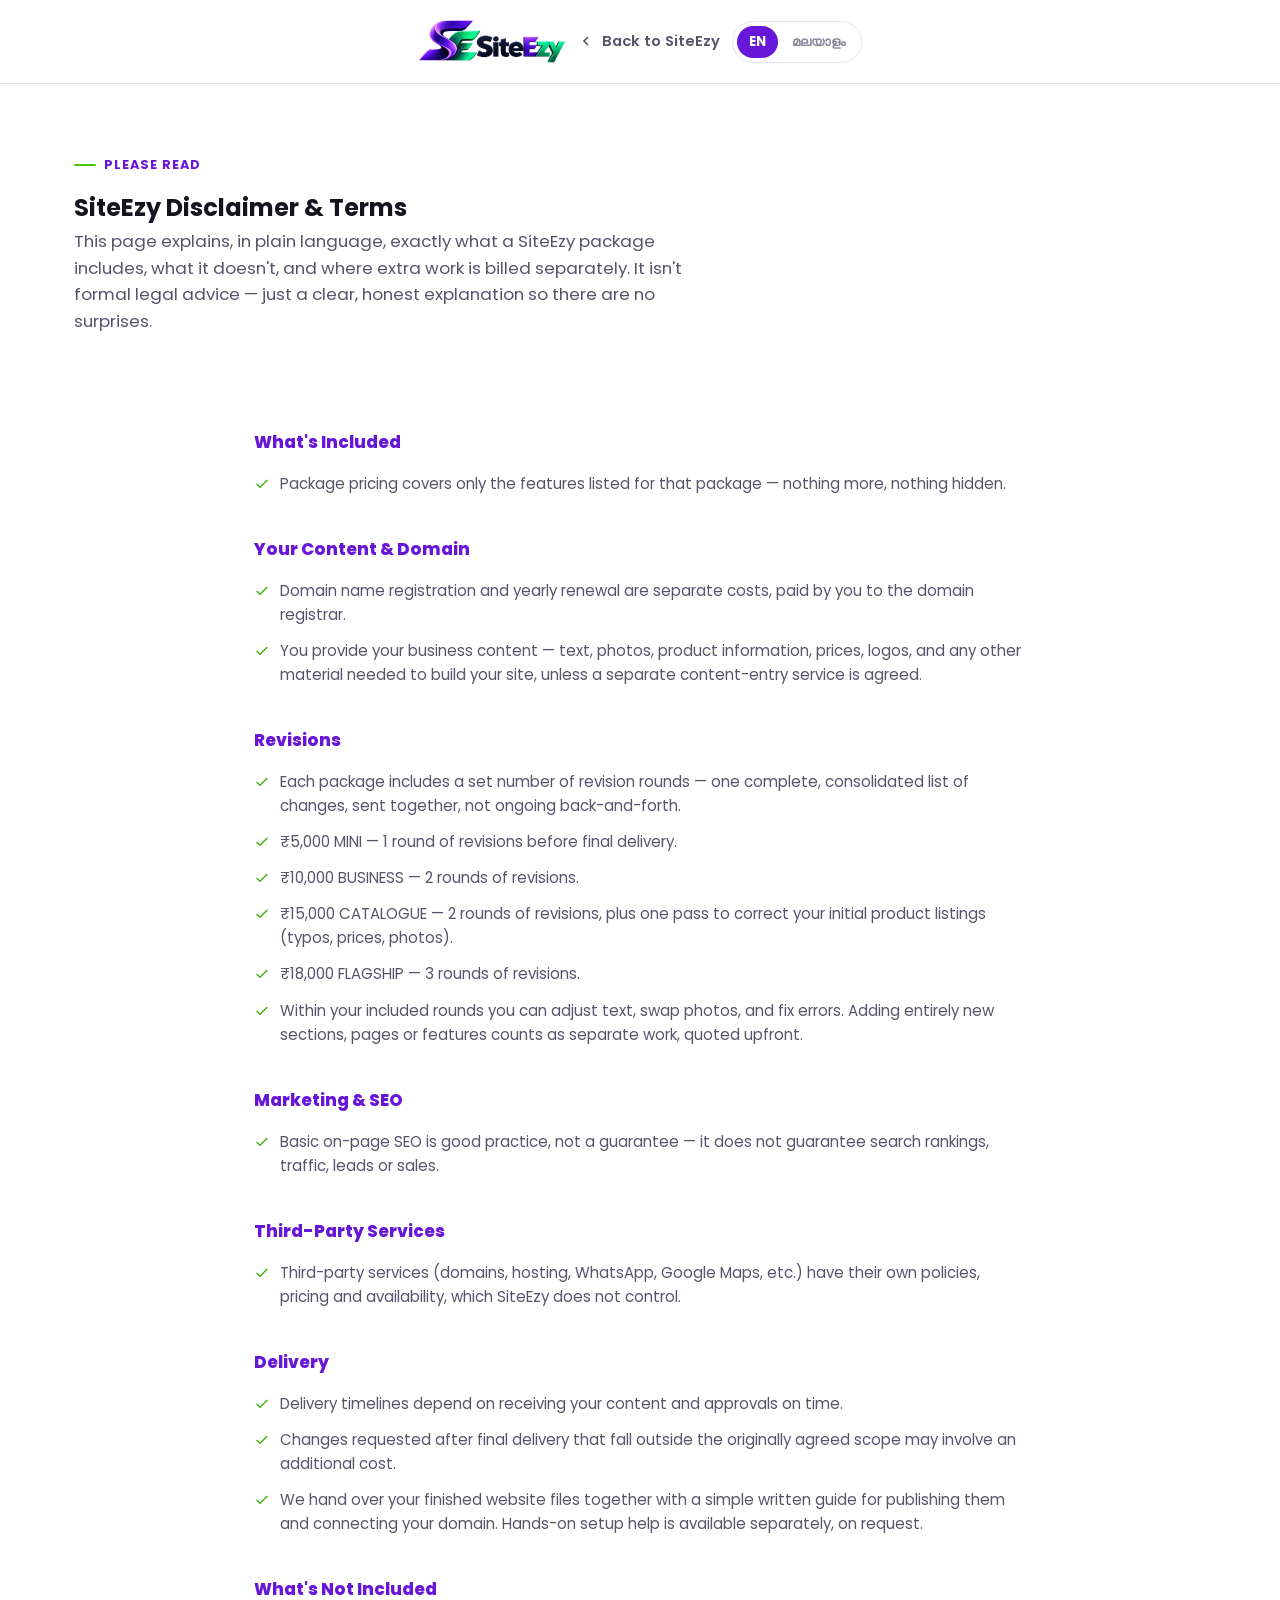
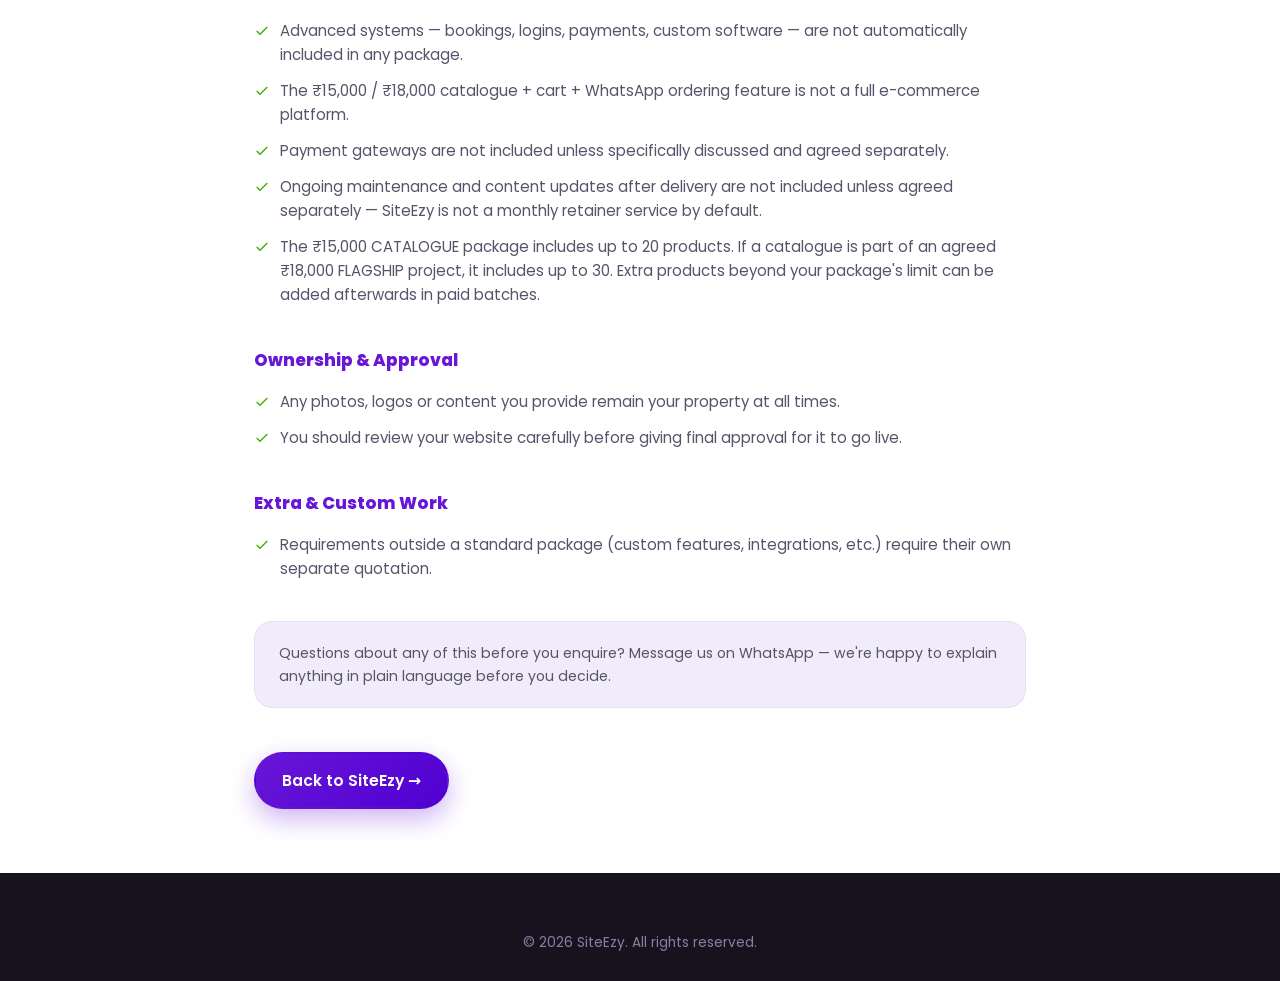
<file: disclaimer.html>
<!doctype html>
<html lang="en">
<head>
<meta charset="UTF-8">
<meta name="viewport" content="width=device-width, initial-scale=1.0">
<title>Disclaimer & Terms | SiteEzy</title>
<meta name="description" content="SiteEzy Website Services Disclaimer & Terms — what's included, what isn't, and where extra work is billed separately, in plain language.">
<link rel="icon" type="image/png" href="assets/brand/favicon.png">
<link rel="apple-touch-icon" href="assets/brand/favicon.png">
<link rel="preconnect" href="https://fonts.googleapis.com">
<link rel="preconnect" href="https://fonts.gstatic.com" crossorigin>
<link href="https://fonts.googleapis.com/css2?family=Poppins:wght@400;500;600;700;800&family=Noto+Sans+Malayalam:wght@400;500;600;700&display=swap" rel="stylesheet">
<link rel="stylesheet" href="css/main.css">
</head>
<body>

<header class="page-header">
  <div class="container">
    <a href="index.html" class="nav-logo"><img src="assets/brand/siteezy-long.png" alt="SiteEzy — Websites Made Easy"></a>
    <a href="index.html" class="back-link"><svg viewBox="0 0 24 24" fill="none" stroke="currentColor" stroke-width="2.5"><path d="M15 18l-6-6 6-6"/></svg> <span data-i18n="disclaimer.backLink">Back to SiteEzy</span></a>
    <div class="lang-switch">
      <button data-lang="en" class="active"><span class="lbl-full">EN</span><span class="lbl-short">EN</span></button>
      <button data-lang="ml"><span class="lbl-full">മലയാളം</span><span class="lbl-short">മ</span></button>
    </div>
  </div>
</header>

<section class="disclaimer-hero">
  <div class="container">
    <div class="eyebrow" data-i18n="disclaimer.eyebrow">Please Read</div>
    <h1 class="section-title" data-i18n="disclaimer.pageTitle">SiteEzy Disclaimer & Terms</h1>
    <p class="section-lead" data-i18n="disclaimer.pageIntro" style="margin-bottom:10px">This page explains, in plain language, exactly what a SiteEzy package includes, what it doesn't, and where extra work is billed separately. It isn't formal legal advice — just a clear, honest explanation so there are no surprises.</p>
  </div>
</section>

<section class="section-tight">
  <div class="container" style="max-width:820px">

    <div class="disclaimer-group">
      <h3 data-i18n="disclaimer.group1">What's Included</h3>
      <ul>
        <li><svg viewBox="0 0 24 24" fill="none" stroke="currentColor" stroke-width="2"><path d="M20 6L9 17l-5-5"/></svg><span data-i18n="disclaimer.p1">Package pricing covers only the features listed for that package — nothing more, nothing hidden.</span></li>
      </ul>
    </div>

    <div class="disclaimer-group">
      <h3 data-i18n="disclaimer.group2">Your Content &amp; Domain</h3>
      <ul>
        <li><svg viewBox="0 0 24 24" fill="none" stroke="currentColor" stroke-width="2"><path d="M20 6L9 17l-5-5"/></svg><span data-i18n="disclaimer.p2">Domain name registration and yearly renewal are separate costs, paid by you to the domain registrar.</span></li>
        <li><svg viewBox="0 0 24 24" fill="none" stroke="currentColor" stroke-width="2"><path d="M20 6L9 17l-5-5"/></svg><span data-i18n="disclaimer.p3">You provide your business content — text, photos, product information, prices, logos, and any other material needed to build your site, unless a separate content-entry service is agreed.</span></li>
      </ul>
    </div>

    <div class="disclaimer-group">
      <h3 data-i18n="disclaimer.group3">Revisions</h3>
      <ul>
        <li><svg viewBox="0 0 24 24" fill="none" stroke="currentColor" stroke-width="2"><path d="M20 6L9 17l-5-5"/></svg><span data-i18n="disclaimer.p4">Each package includes a set number of revision rounds — one complete, consolidated list of changes, sent together, not ongoing back-and-forth.</span></li>
        <li><svg viewBox="0 0 24 24" fill="none" stroke="currentColor" stroke-width="2"><path d="M20 6L9 17l-5-5"/></svg><span data-i18n="disclaimer.revMini">₹5,000 MINI — 1 round of revisions before final delivery.</span></li>
        <li><svg viewBox="0 0 24 24" fill="none" stroke="currentColor" stroke-width="2"><path d="M20 6L9 17l-5-5"/></svg><span data-i18n="disclaimer.revBusiness">₹10,000 BUSINESS — 2 rounds of revisions.</span></li>
        <li><svg viewBox="0 0 24 24" fill="none" stroke="currentColor" stroke-width="2"><path d="M20 6L9 17l-5-5"/></svg><span data-i18n="disclaimer.revCatalogue">₹15,000 CATALOGUE — 2 rounds of revisions, plus one pass to correct your initial product listings (typos, prices, photos).</span></li>
        <li><svg viewBox="0 0 24 24" fill="none" stroke="currentColor" stroke-width="2"><path d="M20 6L9 17l-5-5"/></svg><span data-i18n="disclaimer.revFlagship">₹18,000 FLAGSHIP — 3 rounds of revisions.</span></li>
        <li><svg viewBox="0 0 24 24" fill="none" stroke="currentColor" stroke-width="2"><path d="M20 6L9 17l-5-5"/></svg><span data-i18n="disclaimer.p5">Within your included rounds you can adjust text, swap photos, and fix errors. Adding entirely new sections, pages or features counts as separate work, quoted upfront.</span></li>
      </ul>
    </div>

    <div class="disclaimer-group">
      <h3 data-i18n="disclaimer.group4">Marketing &amp; SEO</h3>
      <ul>
        <li><svg viewBox="0 0 24 24" fill="none" stroke="currentColor" stroke-width="2"><path d="M20 6L9 17l-5-5"/></svg><span data-i18n="disclaimer.p6">Basic on-page SEO is good practice, not a guarantee — it does not guarantee search rankings, traffic, leads or sales.</span></li>
      </ul>
    </div>

    <div class="disclaimer-group">
      <h3 data-i18n="disclaimer.group5">Third-Party Services</h3>
      <ul>
        <li><svg viewBox="0 0 24 24" fill="none" stroke="currentColor" stroke-width="2"><path d="M20 6L9 17l-5-5"/></svg><span data-i18n="disclaimer.p7">Third-party services (domains, hosting, WhatsApp, Google Maps, etc.) have their own policies, pricing and availability, which SiteEzy does not control.</span></li>
      </ul>
    </div>

    <div class="disclaimer-group">
      <h3 data-i18n="disclaimer.group6">Delivery</h3>
      <ul>
        <li><svg viewBox="0 0 24 24" fill="none" stroke="currentColor" stroke-width="2"><path d="M20 6L9 17l-5-5"/></svg><span data-i18n="disclaimer.p8">Delivery timelines depend on receiving your content and approvals on time.</span></li>
        <li><svg viewBox="0 0 24 24" fill="none" stroke="currentColor" stroke-width="2"><path d="M20 6L9 17l-5-5"/></svg><span data-i18n="disclaimer.p9">Changes requested after final delivery that fall outside the originally agreed scope may involve an additional cost.</span></li>
        <li><svg viewBox="0 0 24 24" fill="none" stroke="currentColor" stroke-width="2"><path d="M20 6L9 17l-5-5"/></svg><span data-i18n="disclaimer.p18">We hand over your finished website files together with a simple written guide for publishing them and connecting your domain. Hands-on setup help is available separately, on request.</span></li>
      </ul>
    </div>

    <div class="disclaimer-group">
      <h3 data-i18n="disclaimer.group7">What's Not Included</h3>
      <ul>
        <li><svg viewBox="0 0 24 24" fill="none" stroke="currentColor" stroke-width="2"><path d="M20 6L9 17l-5-5"/></svg><span data-i18n="disclaimer.p10">Advanced systems — bookings, logins, payments, custom software — are not automatically included in any package.</span></li>
        <li><svg viewBox="0 0 24 24" fill="none" stroke="currentColor" stroke-width="2"><path d="M20 6L9 17l-5-5"/></svg><span data-i18n="disclaimer.p11">The ₹15,000 / ₹18,000 catalogue + cart + WhatsApp ordering feature is not a full e-commerce platform.</span></li>
        <li><svg viewBox="0 0 24 24" fill="none" stroke="currentColor" stroke-width="2"><path d="M20 6L9 17l-5-5"/></svg><span data-i18n="disclaimer.p12">Payment gateways are not included unless specifically discussed and agreed separately.</span></li>
        <li><svg viewBox="0 0 24 24" fill="none" stroke="currentColor" stroke-width="2"><path d="M20 6L9 17l-5-5"/></svg><span data-i18n="disclaimer.p16">Ongoing maintenance and content updates after delivery are not included unless agreed separately — SiteEzy is not a monthly retainer service by default.</span></li>
        <li><svg viewBox="0 0 24 24" fill="none" stroke="currentColor" stroke-width="2"><path d="M20 6L9 17l-5-5"/></svg><span data-i18n="disclaimer.p17">The ₹15,000 CATALOGUE package includes up to 20 products. If a catalogue is part of an agreed ₹18,000 FLAGSHIP project, it includes up to 30. Extra products beyond your package's limit can be added afterwards in paid batches.</span></li>
      </ul>
    </div>

    <div class="disclaimer-group">
      <h3 data-i18n="disclaimer.group8">Ownership &amp; Approval</h3>
      <ul>
        <li><svg viewBox="0 0 24 24" fill="none" stroke="currentColor" stroke-width="2"><path d="M20 6L9 17l-5-5"/></svg><span data-i18n="disclaimer.p13">Any photos, logos or content you provide remain your property at all times.</span></li>
        <li><svg viewBox="0 0 24 24" fill="none" stroke="currentColor" stroke-width="2"><path d="M20 6L9 17l-5-5"/></svg><span data-i18n="disclaimer.p14">You should review your website carefully before giving final approval for it to go live.</span></li>
      </ul>
    </div>

    <div class="disclaimer-group" style="margin-bottom:0">
      <h3 data-i18n="disclaimer.group9">Extra &amp; Custom Work</h3>
      <ul>
        <li><svg viewBox="0 0 24 24" fill="none" stroke="currentColor" stroke-width="2"><path d="M20 6L9 17l-5-5"/></svg><span data-i18n="disclaimer.p15">Requirements outside a standard package (custom features, integrations, etc.) require their own separate quotation.</span></li>
      </ul>
    </div>

    <div class="disclaimer-note" style="margin-top:40px">
      <span data-i18n="disclaimer.pageIntro2">Questions about any of this before you enquire? Message us on WhatsApp — we're happy to explain anything in plain language before you decide.</span>
    </div>

    <a href="index.html#contact" class="btn btn-primary" data-i18n="disclaimer.backToContact">Back to SiteEzy →</a>
  </div>
</section>

<footer>
  <div class="container" style="text-align:center">
    <span data-i18n="footer.rights" style="color:#8880a3;font-size:.85rem">© 2026 SiteEzy. All rights reserved.</span>
  </div>
</footer>

<script src="js/whatsapp.js"></script>
<script src="js/language.js"></script>
<script>
  document.addEventListener("DOMContentLoaded", () => {
    initLanguage();
  });
</script>
</body>
</html>
</file>
<file: css/main.css>
/* =========================================================
   SiteEzy — main.css
   Design tokens + homepage styles.
   Colors, spacing and radii are all CSS variables so a
   non-developer can retint the whole site from one place.
   ========================================================= */

:root{
  /* --- brand (sampled from the supplied SiteEzy logo) --- */
  --purple: #6816D7;
  --purple-deep: #4F00D1;
  --purple-light: #9B5CF0;
  --green: #4AC500;
  --green-deep: #3EAF04;

  /* --- neutrals --- */
  --ink: #16131F;
  --ink-soft: #57536A;
  --ink-faint: #8A8599;
  --paper: #FFFFFF;
  --paper-soft: #F7F5FC;
  --paper-tint: #F1ECFB;
  --border: #E6E1F2;

  /* --- package accent colors (do not reuse the brand purple as-is
         for ₹15K so the two stay visually distinct in context) --- */
  --pkg-mini: #17A34A;
  --pkg-mini-soft: #E7F8EE;
  --pkg-business: #2563EB;
  --pkg-business-soft: #E9F1FE;
  --pkg-catalogue: #8129E8;
  --pkg-catalogue-soft: #F2E9FE;
  --pkg-flagship: #EA6A0C;
  --pkg-flagship-soft: #FDECDF;

  /* --- shape / elevation --- */
  --radius-sm: 10px;
  --radius-md: 18px;
  --radius-lg: 28px;
  --shadow-sm: 0 2px 12px rgba(22,19,31,.07);
  --shadow-md: 0 14px 34px rgba(22,19,31,.11);
  --shadow-lg: 0 28px 64px rgba(22,19,31,.18);

  /* --- type --- */
  --font-en: 'Poppins', 'Segoe UI', system-ui, -apple-system, sans-serif;
  --font-ml: 'Noto Sans Malayalam', 'Manjari', 'Segoe UI', system-ui, sans-serif;
  --container: 1180px;
}

*,*::before,*::after{ box-sizing:border-box; }
html{ scroll-behavior:smooth; }
@media (prefers-reduced-motion: reduce){
  html{ scroll-behavior:auto; }
  *,*::before,*::after{ animation-duration:.001ms !important; animation-iteration-count:1 !important; transition-duration:.001ms !important; }
}
body{
  margin:0;
  font-family:var(--font-en);
  color:var(--ink);
  background:var(--paper);
  line-height:1.6;
  -webkit-font-smoothing:antialiased;
  overflow-x:hidden;
}
html[lang="ml"] body{ font-family:var(--font-ml); }
img{ max-width:100%; display:block; }
a{ color:inherit; text-decoration:none; }
ul{ margin:0; padding:0; list-style:none; }
button{ font-family:inherit; cursor:pointer; }
h1,h2,h3,h4,p{ margin:0; }

.container{ max-width:var(--container); margin:0 auto; padding:0 24px; }
.section{ padding:96px 0; }
.section-tight{ padding:64px 0; }
@media (max-width:700px){
  .section{ padding:64px 0; }
  .section-tight{ padding:44px 0; }
}

.eyebrow{
  display:inline-flex; align-items:center; gap:8px;
  font-size:.8rem; font-weight:700; letter-spacing:.08em; text-transform:uppercase;
  color:var(--purple); margin-bottom:14px;
}
.eyebrow::before{ content:''; width:22px; height:2px; background:var(--green); border-radius:2px; }

h2.section-title{
  font-size:clamp(1.7rem, 3.4vw, 2.6rem);
  font-weight:700; letter-spacing:-.01em; margin-bottom:14px;
}
p.section-lead{
  font-size:1.05rem; color:var(--ink-soft); max-width:640px;
}

.btn{
  display:inline-flex; align-items:center; justify-content:center; gap:10px;
  padding:14px 26px; border-radius:999px; font-weight:600; font-size:.98rem;
  border:2px solid transparent; transition:transform .18s ease, box-shadow .18s ease, background .18s ease, color .18s ease;
  white-space:nowrap;
}
.btn:active{ transform:scale(.97); }
.btn-primary{
  background:linear-gradient(135deg, var(--purple) 0%, var(--purple-deep) 100%);
  color:#fff; box-shadow:0 10px 26px rgba(104,22,215,.32);
}
.btn-primary:hover{ transform:translateY(-2px); box-shadow:0 16px 34px rgba(104,22,215,.4); }
.btn-whatsapp{
  background:#25D366; color:#fff; box-shadow:0 10px 26px rgba(37,211,102,.32);
}
.btn-whatsapp:hover{ transform:translateY(-2px); box-shadow:0 16px 34px rgba(37,211,102,.4); }
.btn-ghost{
  background:transparent; border-color:var(--border); color:var(--ink);
}
.btn-ghost:hover{ border-color:var(--purple); color:var(--purple); }
.btn-sm{ padding:10px 18px; font-size:.88rem; }
.btn svg{ width:18px; height:18px; flex:none; }

/* ---------- Navbar ---------- */
.navbar{
  position:sticky; top:0; z-index:100;
  background:rgba(255,255,255,.85); backdrop-filter:blur(10px);
  border-bottom:1px solid var(--border);
}
.navbar .container{ display:flex; align-items:center; justify-content:space-between; height:84px; gap:16px; }
.nav-logo{ display:flex; align-items:center; flex:none; }
.nav-logo img{ height:72px; width:auto; }
@media (max-width:520px){ .nav-logo img{ height:68px; } }
.nav-links{ display:flex; align-items:center; gap:30px; }
.nav-links a{ font-weight:600; font-size:.95rem; color:var(--ink-soft); transition:color .15s ease; position:relative; }
.nav-links a:hover{ color:var(--purple); }
.nav-actions{ display:flex; align-items:center; gap:14px; }
.lang-switch{ display:flex; align-items:center; border:1px solid var(--border); border-radius:999px; padding:4px; gap:2px; flex:none; }
.lang-switch button{
  border:none; background:transparent; padding:6px 12px; border-radius:999px;
  font-size:.82rem; font-weight:700; color:var(--ink-faint); transition:all .15s ease;
}
.lang-switch button.active{ background:var(--purple); color:#fff; }
.lang-switch .lbl-short{ display:none; font-family:var(--font-ml); font-size:1.2em; }
.nav-toggle{ display:none; background:none; border:none; padding:6px; flex:none; }
.nav-toggle span{ display:block; width:24px; height:2px; background:var(--ink); margin:5px 0; border-radius:2px; transition:transform .2s ease, opacity .2s ease; }
.mobile-nav{
  display:none; position:fixed; inset:84px 0 0 0; background:#fff; z-index:99;
  padding:30px 24px; flex-direction:column; gap:6px; overflow-y:auto;
  transform:translateY(-8px); opacity:0; pointer-events:none; transition:opacity .2s ease, transform .2s ease;
}
.mobile-nav.open{ display:flex; opacity:1; transform:translateY(0); pointer-events:auto; }
.mobile-nav a{ font-size:1.15rem; font-weight:600; padding:14px 4px; border-bottom:1px solid var(--border); }
.mobile-nav .btn{ margin-top:16px; }

@media (max-width:880px){
  .nav-links{ display:none; }
  .nav-toggle{ display:block; }
}

/* Compact mobile controls: the logo stays the strongest element in the
   header, so the language switch and WhatsApp button shrink to small,
   icon/short-label controls instead of full-width buttons. */
@media (max-width:600px){
  .navbar .container{ gap:6px; padding:0 16px; }
  .nav-actions{ gap:4px; }
  .lang-switch{ padding:3px; }
  .lang-switch button{ padding:6px 8px; font-size:.72rem; }
  .lang-switch .lbl-full{ display:none; }
  .lang-switch .lbl-short{ display:inline; }
  .navbar .nav-actions .btn-whatsapp{ padding:9px; border-radius:50%; }
  .navbar .nav-actions .btn-whatsapp span{ display:none; }
  .navbar .nav-actions .btn-whatsapp svg{ margin:0; width:16px; height:16px; }
  .nav-toggle{ padding:5px; }
  #navContactBtn{ display:none !important; }
}
@media (max-width:360px){
  .nav-logo img{ height:58px; }
  .lang-switch button{ padding:5px 6px; font-size:.68rem; }
}

/* ---------- Hero ---------- */
.hero{
  position:relative; overflow:hidden;
  padding:90px 0 100px;
  background:
    radial-gradient(900px 500px at 85% -10%, rgba(74,197,0,.14), transparent 60%),
    radial-gradient(900px 600px at 5% 0%, rgba(104,22,215,.14), transparent 60%),
    var(--paper);
}
.hero .container{ display:grid; grid-template-columns:1.05fr .95fr; gap:42px; align-items:center; max-width:1100px; }
.hero-icon-badge{ display:inline-flex; align-items:center; gap:10px; background:#fff; border:1px solid var(--border); box-shadow:var(--shadow-sm); border-radius:999px; padding:8px 16px 8px 8px; margin-bottom:26px; }
.hero-icon-badge img{ height:26px; width:26px; }
.hero-icon-badge span{ font-weight:600; font-size:.85rem; color:var(--ink-soft); }
.hero h1{ font-size:clamp(2.4rem, 5vw, 3.7rem); font-weight:800; line-height:1.08; letter-spacing:-.02em; }
.hero h1 .accent{ background:linear-gradient(135deg, var(--purple), var(--green)); -webkit-background-clip:text; background-clip:text; color:transparent; }
.hero p.lede{ font-size:1.15rem; color:var(--ink-soft); margin-top:22px; max-width:520px; }
.hero p.lede2{ font-size:1rem; color:var(--ink-faint); margin-top:10px; max-width:520px; }
.hero-cta{ display:flex; flex-wrap:wrap; gap:14px; margin-top:34px; }
.hero-phone{ margin-top:22px; font-size:.92rem; color:var(--ink-faint); display:flex; align-items:center; gap:8px; }
.hero-stats{ display:flex; flex-wrap:wrap; gap:0; margin-top:40px; padding-top:22px; border-top:1px solid var(--border); }
.hero-stat{ padding-right:30px; margin-right:30px; border-right:1px solid var(--border); }
.hero-stat:last-child{ border-right:none; margin-right:0; padding-right:0; }
.hero-stat b{ display:block; font-size:1.6rem; font-weight:800; color:var(--purple); }
.hero-stat span{ font-size:.82rem; color:var(--ink-faint); }

.hero-copy > .fade-up:nth-child(1){ transition-delay:.05s; }
.hero-copy > .fade-up:nth-child(2){ transition-delay:.12s; }
.hero-copy > .fade-up:nth-child(3){ transition-delay:.19s; }
.hero-copy > .fade-up:nth-child(4){ transition-delay:.26s; }
.hero-copy > .fade-up:nth-child(5){ transition-delay:.33s; }
.hero-copy > .fade-up:nth-child(6){ transition-delay:.40s; }
.hero-copy > .fade-up:nth-child(7){ transition-delay:.47s; }

.hero-blob{ position:absolute; border-radius:50%; filter:blur(60px); opacity:.25; pointer-events:none; z-index:0; animation:heroblobfloat 9s ease-in-out infinite; }
.hero-blob.hb1{ width:260px; height:260px; background:var(--purple); top:-40px; right:6%; }
.hero-blob.hb2{ width:200px; height:200px; background:var(--green); bottom:-30px; left:8%; animation-delay:-4s; }
.hero-blob.hb3{ width:140px; height:140px; background:var(--green); opacity:.16; top:34%; right:26%; animation:heroblobfloat 12s ease-in-out infinite; animation-delay:-7s; }
@keyframes heroblobfloat{ 0%,100%{ transform:translate(0,0);} 50%{ transform:translate(8px,-24px);} }
.hero .container{ position:relative; z-index:1; }

.hero-visual{ position:relative; }
.hero-mock{
  background:var(--ink); border-radius:var(--radius-lg); padding:14px;
  box-shadow:var(--shadow-lg); transform:rotate(1.5deg);
}
.hero-mock-bar{ display:flex; gap:6px; padding:4px 8px 12px; }
.hero-mock-bar span{ width:9px; height:9px; border-radius:50%; background:#4b475c; }
.hero-mock-grid{ display:grid; grid-template-columns:repeat(2,1fr); gap:10px; }
.hero-mock-grid img{ border-radius:12px; height:150px; width:100%; object-fit:cover; }
.hero-mock-grid .full{ grid-column:1/-1; height:110px; }
.hero-float-card{
  position:absolute; bottom:-22px; left:-26px; background:#fff; border-radius:var(--radius-md);
  box-shadow:var(--shadow-md); padding:16px 20px; display:flex; align-items:center; gap:12px;
  animation:float 4s ease-in-out infinite;
}
.hero-float-card .dot{ width:38px; height:38px; border-radius:50%; background:linear-gradient(135deg,var(--green),var(--purple)); display:flex; align-items:center; justify-content:center; color:#fff; font-weight:800; }
.hero-float-card b{ display:block; font-size:.95rem; }
.hero-float-card span{ font-size:.78rem; color:var(--ink-faint); }
@keyframes float{ 0%,100%{ transform:translateY(0);} 50%{ transform:translateY(-10px);} }

@media (max-width:1024px){
  .hero .container{ grid-template-columns:1fr; }
  .hero-visual{ order:-1; max-width:460px; margin:0 auto; }
}
@media (max-width:700px){
  .hero{ padding:56px 0 70px; }
  .hero-stats{ gap:22px; flex-wrap:wrap; }
  .hero-float-card{ left:0; }
}

/* ---------- Trust strip ---------- */
.trust-strip{ border-top:1px solid var(--border); border-bottom:1px solid var(--border); background:var(--paper-soft); }
.trust-strip .container{ display:flex; flex-wrap:wrap; gap:34px; justify-content:space-between; padding:26px 24px; }
.trust-item{ display:flex; align-items:center; gap:10px; font-size:.92rem; font-weight:600; color:var(--ink-soft); }
.trust-item svg{ width:20px; height:20px; color:var(--green); flex:none; }

/* ---------- Fade up ---------- */
.fade-up{ opacity:0; transform:translateY(26px); transition:opacity .7s cubic-bezier(.2,.7,.2,1), transform .7s cubic-bezier(.2,.7,.2,1); }
.fade-up.in{ opacity:1; transform:translateY(0); }
.stagger .fade-up:nth-child(1){ transition-delay:.05s; }
.stagger .fade-up:nth-child(2){ transition-delay:.15s; }
.stagger .fade-up:nth-child(3){ transition-delay:.25s; }
.stagger .fade-up:nth-child(4){ transition-delay:.35s; }

/* ---------- Why a website / Why 10K ---------- */
.whyweb-grid{ display:grid; grid-template-columns:repeat(3,1fr); gap:24px; margin-top:40px; }
.whyweb-item{ background:#fff; border:1px solid var(--border); border-radius:var(--radius-md); padding:26px 24px; }
.whyweb-item svg{ width:28px; height:28px; color:var(--purple); margin-bottom:14px; }
.whyweb-item b{ display:block; font-size:1rem; margin-bottom:8px; }
.whyweb-item span{ font-size:.88rem; color:var(--ink-soft); }
@media (max-width:880px){ .whyweb-grid{ grid-template-columns:1fr; } }

.why10k-panel{ background:var(--pkg-business-soft); border:1.5px solid var(--pkg-business); border-radius:var(--radius-lg); padding:40px 44px; }
.why10k-reasons{ display:grid; grid-template-columns:repeat(3,1fr); gap:28px; margin-top:28px; }
.why10k-reason{ display:flex; gap:12px; align-items:flex-start; }
.why10k-reason svg{ width:20px; height:20px; color:var(--pkg-business); flex:none; margin-top:2px; }
.why10k-reason b{ display:block; font-size:.95rem; margin-bottom:6px; }
.why10k-reason span{ font-size:.85rem; color:var(--ink-soft); }
@media (max-width:900px){ .why10k-reasons{ grid-template-columns:1fr; gap:18px; } }
@media (max-width:700px){ .why10k-panel{ padding:30px 26px; } }

/* ---------- Packages ---------- */
.packages-grid{ display:grid; grid-template-columns:repeat(4,1fr); gap:24px; margin-top:56px; }
.package-card{
  --pc: var(--purple); --pc-soft: var(--paper-tint);
  background:#fff; border:1px solid var(--border); border-radius:var(--radius-lg);
  padding:30px 26px 26px; display:flex; flex-direction:column; gap:16px;
  position:relative; overflow:hidden; transition:transform .25s ease, box-shadow .25s ease, border-color .25s ease;
}
.package-card::before{ content:''; position:absolute; inset:0 0 auto 0; height:6px; background:var(--pc); }
.package-card:hover{ transform:translateY(-8px); box-shadow:var(--shadow-lg); border-color:transparent; }
.package-card[data-pkg="mini"]{ --pc:var(--pkg-mini); --pc-soft:var(--pkg-mini-soft); }
.package-card[data-pkg="business"]{ --pc:var(--pkg-business); --pc-soft:var(--pkg-business-soft); }
.package-card[data-pkg="catalogue"]{ --pc:var(--pkg-catalogue); --pc-soft:var(--pkg-catalogue-soft); }
.package-card[data-pkg="flagship"]{ --pc:var(--pkg-flagship); --pc-soft:var(--pkg-flagship-soft); }
.package-card .pc-price{ font-size:1.9rem; font-weight:800; color:var(--pc); }
.package-card .pc-price small{ font-size:.9rem; font-weight:600; color:var(--ink-faint); }
.package-card .pc-domain-note{ font-size:.76rem; font-weight:600; color:var(--ink-faint); margin-top:-10px; }
.package-card .pc-name{ font-size:1.2rem; font-weight:800; letter-spacing:.02em; }
.package-card .pc-tag{
  display:inline-flex; align-self:flex-start; background:var(--pc-soft); color:var(--pc);
  font-size:.78rem; font-weight:700; padding:5px 12px; border-radius:999px;
}
.package-card .pc-for{ font-size:.9rem; color:var(--ink-soft); }
.package-card .pc-features{ display:flex; flex-direction:column; gap:9px; margin:4px 0 6px; flex:1; }
.package-card .pc-features li{ display:flex; gap:9px; font-size:.88rem; color:var(--ink-soft); align-items:flex-start; }
.package-card .pc-features svg{ width:16px; height:16px; color:var(--pc); flex:none; margin-top:3px; }
.package-card .btn{ width:100%; background:var(--pc); color:#fff; box-shadow:none; }
.package-card .btn:hover{ filter:brightness(1.08); transform:translateY(-2px); }
.package-card .pc-ask{ display:flex; align-items:center; justify-content:center; gap:6px; font-size:.82rem; font-weight:600; color:var(--ink-faint); margin-top:-4px; transition:color .15s ease; }
.package-card .pc-ask:hover{ color:var(--pc); text-decoration:underline; }
.package-card .pc-ask svg{ width:14px; height:14px; flex:none; }
.package-card.pc-highlight{ border:2px solid var(--pc); box-shadow:var(--shadow-md); padding-top:58px; }
.package-card.pc-highlight::before{ height:8px; }
.pc-ribbon{
  position:absolute; top:18px; right:18px; left:18px;
  display:flex; align-items:center; justify-content:center; gap:6px;
  background:var(--pc); color:#fff; font-size:.72rem; font-weight:800;
  padding:7px 14px; border-radius:999px; letter-spacing:.04em; text-transform:uppercase;
  box-shadow:0 6px 16px rgba(22,19,31,.18); text-align:center;
}
.pc-recommend-note{ display:flex; align-items:center; gap:6px; font-size:.8rem; font-weight:700; color:var(--pc); margin-top:-6px; }
.pc-recommend-note svg{ width:15px; height:15px; flex:none; }

@media (max-width:1024px){ .packages-grid{ grid-template-columns:repeat(2,1fr); } }
@media (max-width:620px){ .packages-grid{ grid-template-columns:1fr; } }

/* ---------- Progression strip ---------- */
.progression{ display:grid; grid-template-columns:repeat(4,1fr); gap:20px; margin-top:20px; }
.progression-item{ background:var(--paper-soft); border:1px solid var(--border); border-radius:var(--radius-md); padding:20px; }
.progression-item b{ display:block; font-size:.95rem; margin-bottom:6px; }
.progression-item span{ font-size:.85rem; color:var(--ink-soft); }
.progression-item .pi-dot{ width:10px; height:10px; border-radius:50%; margin-bottom:10px; }
.progression-item:nth-child(1) .pi-dot{ background:var(--pkg-mini); }
.progression-item:nth-child(2) .pi-dot{ background:var(--pkg-business); }
.progression-item:nth-child(3) .pi-dot{ background:var(--pkg-catalogue); }
.progression-item:nth-child(4) .pi-dot{ background:var(--pkg-flagship); }
@media (max-width:880px){ .progression{ grid-template-columns:repeat(2,1fr); } }

/* ---------- Comparison table ---------- */
.compare-wrap{ overflow-x:auto; margin-top:50px; border:1px solid var(--border); border-radius:var(--radius-lg); }
table.compare{ width:100%; border-collapse:collapse; min-width:760px; }
table.compare th, table.compare td{ padding:16px 18px; text-align:left; border-bottom:1px solid var(--border); font-size:.9rem; }
table.compare thead th{ background:var(--paper-soft); font-weight:800; }
table.compare thead th:first-child{ text-align:left; }
table.compare thead th.col-mini{ color:var(--pkg-mini); }
table.compare thead th.col-business{ color:var(--pkg-business); }
table.compare thead th.col-catalogue{ color:var(--pkg-catalogue); }
table.compare thead th.col-flagship{ color:var(--pkg-flagship); }
table.compare td.feat-name{ font-weight:600; color:var(--ink-soft); }
table.compare td.yes{ color:var(--green-deep); font-weight:700; }
table.compare td.no{ color:var(--ink-faint); }
table.compare td.opt{ color:var(--pkg-flagship); font-weight:700; font-size:.78rem; letter-spacing:.02em; }
table.compare tbody tr:last-child td{ border-bottom:none; }

/* ---------- Demo preview strip ---------- */
.demo-preview-grid{ display:grid; grid-template-columns:repeat(4,1fr); gap:22px; margin-top:50px; }
.demo-preview-card{ border-radius:var(--radius-lg); overflow:hidden; position:relative; box-shadow:var(--shadow-sm); border:1px solid var(--border); transition:transform .25s ease, box-shadow .25s ease; }
.demo-preview-card:hover{ transform:translateY(-6px); box-shadow:var(--shadow-md); }
.demo-preview-card img{ height:170px; width:100%; object-fit:cover; }
.demo-preview-card .dpc-body{ padding:16px 18px 20px; }
.demo-preview-card .dpc-tag{ font-size:.72rem; font-weight:800; letter-spacing:.04em; text-transform:uppercase; }
.demo-preview-card .dpc-title{ font-weight:800; font-size:1.02rem; margin:6px 0 10px; }
.demo-preview-card[data-pkg="mini"] .dpc-tag{ color:var(--pkg-mini); }
.demo-preview-card[data-pkg="business"] .dpc-tag{ color:var(--pkg-business); }
.demo-preview-card[data-pkg="catalogue"] .dpc-tag{ color:var(--pkg-catalogue); }
.demo-preview-card[data-pkg="flagship"] .dpc-tag{ color:var(--pkg-flagship); }
@media (max-width:1024px){ .demo-preview-grid{ grid-template-columns:repeat(2,1fr); } }
@media (max-width:620px){ .demo-preview-grid{ grid-template-columns:1fr; } }

/* ---------- How it works ---------- */
.steps{ display:grid; grid-template-columns:repeat(4,1fr); gap:24px; margin-top:50px; counter-reset:step; }
.step{ position:relative; padding-top:8px; }
.step::before{
  counter-increment:step; content:counter(step);
  display:flex; align-items:center; justify-content:center;
  width:46px; height:46px; border-radius:50%; margin-bottom:16px;
  background:linear-gradient(135deg,var(--purple),var(--green)); color:#fff; font-weight:800;
}
.step b{ display:block; font-size:1.02rem; margin-bottom:6px; }
.step span{ font-size:.9rem; color:var(--ink-soft); }
@media (max-width:880px){ .steps{ grid-template-columns:repeat(2,1fr); } }

/* ---------- Disclaimer / FAQ accordions ---------- */
.accordion-item{ border:1px solid var(--border); border-radius:var(--radius-md); margin-bottom:12px; overflow:hidden; background:#fff; }
.accordion-item summary{
  list-style:none; cursor:pointer; padding:18px 22px; display:flex; justify-content:space-between; align-items:center;
  font-weight:700; font-size:.98rem;
}
.accordion-item summary::-webkit-details-marker{ display:none; }
.accordion-item summary::after{ content:'+'; font-size:1.4rem; color:var(--purple); font-weight:400; transition:transform .2s ease; }
.accordion-item[open] summary::after{ content:'–'; }
.accordion-body{ padding:0 22px 20px; font-size:.92rem; color:var(--ink-soft); }
.accordion-body ul{ padding-left:18px; list-style:disc; display:flex; flex-direction:column; gap:6px; margin-top:8px; }

.two-col{ display:grid; grid-template-columns:1fr 1fr; gap:60px; align-items:start; }
.two-col > *{ min-width:0; }
@media (max-width:900px){ .two-col{ grid-template-columns:1fr; gap:16px; } }

/* ---------- Contact / CTA ---------- */
.cta-band{
  background:linear-gradient(135deg, var(--purple) 0%, var(--purple-deep) 60%, var(--ink) 130%);
  color:#fff; border-radius:var(--radius-lg); padding:64px 50px; text-align:center; position:relative; overflow:hidden;
}
.cta-band::after{ content:''; position:absolute; inset:0; background:radial-gradient(600px 300px at 90% 0%, rgba(74,197,0,.35), transparent 60%); pointer-events:none; }
.cta-band > *{ position:relative; z-index:1; }
.cta-band h2{ font-size:clamp(1.6rem,3.4vw,2.3rem); font-weight:800; }
.cta-band p{ opacity:.85; margin-top:12px; max-width:560px; margin-left:auto; margin-right:auto; }
.cta-band .hero-cta{ justify-content:center; margin-top:28px; }

.contact-form{ background:var(--paper-soft); border:1px solid var(--border); border-radius:var(--radius-lg); padding:34px; }
.form-row{ margin-bottom:18px; }
.form-row label{ display:block; font-size:.88rem; font-weight:700; margin-bottom:7px; }
.form-row input, .form-row select, .form-row textarea{
  width:100%; padding:13px 15px; border-radius:var(--radius-sm); border:1.5px solid var(--border);
  font-family:inherit; font-size:.95rem; background:#fff; transition:border-color .15s ease;
}
.form-row input:focus, .form-row select:focus, .form-row textarea:focus{ outline:none; border-color:var(--purple); }
.form-row small{ display:block; margin-top:5px; color:var(--ink-faint); font-size:.78rem; }
.check-row{ display:flex; gap:10px; align-items:flex-start; margin:22px 0; font-size:.86rem; color:var(--ink-soft); }
.check-row input{ margin-top:3px; width:18px; height:18px; flex:none; }
.check-row a{ color:var(--purple); font-weight:600; text-decoration:underline; }
#enquiryWhatsappBtn{ width:100%; }
#enquiryWhatsappBtn:disabled{ opacity:.45; cursor:not-allowed; box-shadow:none; transform:none; }

/* ---------- Footer ---------- */
footer{ background:var(--ink); color:#cfc9e0; padding:56px 0 26px; }
.footer-top{ display:flex; flex-wrap:wrap; justify-content:space-between; gap:40px; padding-bottom:36px; border-bottom:1px solid rgba(255,255,255,.1); }
.footer-brand img{ height:42px; margin-bottom:16px; }
.footer-brand p{ font-size:.88rem; color:#a49dc0; max-width:280px; }
.footer-col b{ display:block; margin-bottom:14px; font-size:.9rem; color:#fff; }
.footer-col a, .footer-col span{ display:block; font-size:.88rem; color:#a49dc0; margin-bottom:10px; }
.footer-col a:hover{ color:#fff; }
.footer-bottom{ display:flex; flex-wrap:wrap; justify-content:space-between; gap:10px; padding-top:22px; font-size:.8rem; color:#8880a3; }

/* ---------- Sticky WhatsApp (mobile) ---------- */
.sticky-whatsapp{ display:none; position:fixed; left:16px; right:16px; bottom:16px; z-index:90; }
.sticky-whatsapp a{
  display:flex; align-items:center; justify-content:center; gap:10px; background:#25D366; color:#fff;
  padding:15px; border-radius:999px; font-weight:700; box-shadow:0 12px 30px rgba(37,211,102,.4);
}
@media (max-width:700px){ .sticky-whatsapp{ display:block; } body{ padding-bottom:70px; } }

/* ---------- Disclaimer teaser (homepage) + standalone Disclaimer page ---------- */
.disclaimer-teaser{
  background:#fff; border:1.5px solid var(--border); border-radius:var(--radius-lg);
  padding:34px 36px; display:flex; flex-wrap:wrap; gap:24px; align-items:center; justify-content:space-between;
}
.disclaimer-teaser ul{ display:flex; flex-direction:column; gap:10px; flex:1; min-width:260px; }
.disclaimer-teaser li{ display:flex; gap:9px; font-size:.92rem; color:var(--ink-soft); align-items:flex-start; }
.disclaimer-teaser li svg{ width:16px; height:16px; color:var(--purple); flex:none; margin-top:3px; }
.disclaimer-teaser .dt-cta{ flex:none; }
@media (max-width:480px){ .disclaimer-teaser .dt-cta{ width:100%; white-space:normal; text-align:center; } }
.page-header{
  position:sticky; top:0; z-index:100; background:rgba(255,255,255,.9); backdrop-filter:blur(10px);
  border-bottom:1px solid var(--border); height:84px; display:flex; align-items:center;
}
.page-header .container{ display:flex; align-items:center; justify-content:space-between; gap:12px; }
.page-header .nav-logo{ flex:none; }
.page-header img{ height:72px; width:auto; }
.page-header .back-link{ display:flex; align-items:center; gap:8px; font-weight:600; font-size:.92rem; color:var(--ink-soft); flex:none; }
.page-header .back-link:hover{ color:var(--purple); }
.page-header .back-link svg{ width:16px; height:16px; flex:none; }
@media (max-width:520px){ .page-header img{ height:68px; } }
@media (max-width:400px){
  .page-header .back-link span{ display:none; }
  .page-header .lang-switch{ padding:3px; }
  .page-header .lang-switch button{ padding:6px 8px; font-size:.72rem; }
  .page-header .lang-switch .lbl-full{ display:none; }
  .page-header .lang-switch .lbl-short{ display:inline; }
}
.disclaimer-hero{ padding:64px 0 20px; }
.disclaimer-group{ margin-bottom:40px; }
.disclaimer-group h3{ font-size:1.05rem; font-weight:800; margin-bottom:16px; color:var(--purple); }
.disclaimer-group ul{ display:flex; flex-direction:column; gap:12px; }
.disclaimer-group li{ display:flex; gap:10px; font-size:.94rem; color:var(--ink-soft); align-items:flex-start; }
.disclaimer-group li svg{ width:16px; height:16px; color:var(--green-deep); flex:none; margin-top:4px; }
.disclaimer-note{ background:var(--paper-tint); border:1px solid var(--border); border-radius:var(--radius-md); padding:20px 24px; font-size:.88rem; color:var(--ink-soft); margin-bottom:44px; }

/* ---------- misc ---------- */
.toast{
  position:fixed; bottom:24px; left:50%; transform:translateX(-50%) translateY(20px);
  background:var(--ink); color:#fff; padding:13px 22px; border-radius:999px; font-size:.88rem;
  opacity:0; pointer-events:none; transition:opacity .25s ease, transform .25s ease; z-index:200; box-shadow:var(--shadow-md);
}
.toast.show{ opacity:1; transform:translateX(-50%) translateY(0); }
</file>
<file: css/demos.css>
/* =========================================================
   SiteEzy — demos.css
   Shared ONLY by the four demo websites: the thin "you are
   viewing a SiteEzy demo" bar and the return link. Everything
   else about each demo (fonts, colors, layout) is written
   inside that demo's own <style> block, on purpose — each
   demo is meant to look, and feel, like its own real website,
   not four skins of the same template.
   ========================================================= */

.siteezy-demo-bar{
  position:sticky; top:0; z-index:999;
  display:flex; align-items:center; justify-content:space-between;
  gap:10px; padding:10px 18px;
  background:#16131F; color:#cfc9e0; font-family:'Poppins','Segoe UI',system-ui,sans-serif;
  font-size:.78rem;
}
.siteezy-demo-bar a.back-link{
  display:inline-flex; align-items:center; gap:7px; color:#fff; font-weight:700; font-size:.8rem;
  padding:6px 12px; border-radius:999px; background:rgba(255,255,255,.08); transition:background .15s ease;
}
.siteezy-demo-bar a.back-link:hover{ background:rgba(255,255,255,.16); }
.siteezy-demo-bar a.back-link svg{ width:14px; height:14px; }
.siteezy-demo-bar .demo-tag{ opacity:.75; letter-spacing:.02em; }
.siteezy-demo-bar .demo-tag b{ color:#fff; }
</file>
